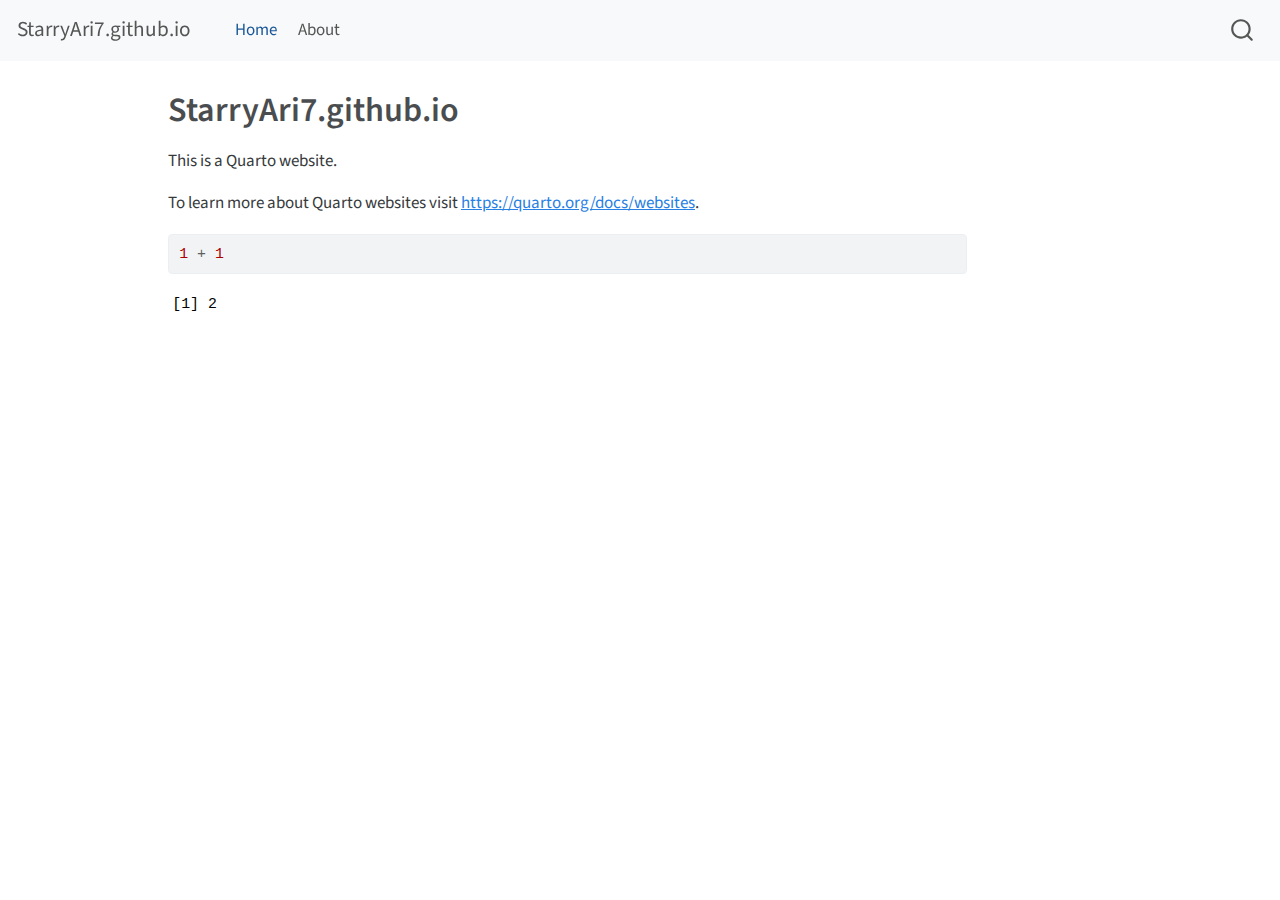
<file: _site/index.html>
<!DOCTYPE html>
<html xmlns="http://www.w3.org/1999/xhtml" lang="en" xml:lang="en"><head>

<meta charset="utf-8">
<meta name="generator" content="quarto-1.3.450">

<meta name="viewport" content="width=device-width, initial-scale=1.0, user-scalable=yes">


<title>StarryAri7.github.io</title>
<style>
code{white-space: pre-wrap;}
span.smallcaps{font-variant: small-caps;}
div.columns{display: flex; gap: min(4vw, 1.5em);}
div.column{flex: auto; overflow-x: auto;}
div.hanging-indent{margin-left: 1.5em; text-indent: -1.5em;}
ul.task-list{list-style: none;}
ul.task-list li input[type="checkbox"] {
  width: 0.8em;
  margin: 0 0.8em 0.2em -1em; /* quarto-specific, see https://github.com/quarto-dev/quarto-cli/issues/4556 */ 
  vertical-align: middle;
}
/* CSS for syntax highlighting */
pre > code.sourceCode { white-space: pre; position: relative; }
pre > code.sourceCode > span { display: inline-block; line-height: 1.25; }
pre > code.sourceCode > span:empty { height: 1.2em; }
.sourceCode { overflow: visible; }
code.sourceCode > span { color: inherit; text-decoration: inherit; }
div.sourceCode { margin: 1em 0; }
pre.sourceCode { margin: 0; }
@media screen {
div.sourceCode { overflow: auto; }
}
@media print {
pre > code.sourceCode { white-space: pre-wrap; }
pre > code.sourceCode > span { text-indent: -5em; padding-left: 5em; }
}
pre.numberSource code
  { counter-reset: source-line 0; }
pre.numberSource code > span
  { position: relative; left: -4em; counter-increment: source-line; }
pre.numberSource code > span > a:first-child::before
  { content: counter(source-line);
    position: relative; left: -1em; text-align: right; vertical-align: baseline;
    border: none; display: inline-block;
    -webkit-touch-callout: none; -webkit-user-select: none;
    -khtml-user-select: none; -moz-user-select: none;
    -ms-user-select: none; user-select: none;
    padding: 0 4px; width: 4em;
  }
pre.numberSource { margin-left: 3em;  padding-left: 4px; }
div.sourceCode
  {   }
@media screen {
pre > code.sourceCode > span > a:first-child::before { text-decoration: underline; }
}
</style>


<script src="site_libs/quarto-nav/quarto-nav.js"></script>
<script src="site_libs/quarto-nav/headroom.min.js"></script>
<script src="site_libs/clipboard/clipboard.min.js"></script>
<script src="site_libs/quarto-search/autocomplete.umd.js"></script>
<script src="site_libs/quarto-search/fuse.min.js"></script>
<script src="site_libs/quarto-search/quarto-search.js"></script>
<meta name="quarto:offset" content="./">
<script src="site_libs/quarto-html/quarto.js"></script>
<script src="site_libs/quarto-html/popper.min.js"></script>
<script src="site_libs/quarto-html/tippy.umd.min.js"></script>
<script src="site_libs/quarto-html/anchor.min.js"></script>
<link href="site_libs/quarto-html/tippy.css" rel="stylesheet">
<link href="site_libs/quarto-html/quarto-syntax-highlighting.css" rel="stylesheet" id="quarto-text-highlighting-styles">
<script src="site_libs/bootstrap/bootstrap.min.js"></script>
<link href="site_libs/bootstrap/bootstrap-icons.css" rel="stylesheet">
<link href="site_libs/bootstrap/bootstrap.min.css" rel="stylesheet" id="quarto-bootstrap" data-mode="light">
<script id="quarto-search-options" type="application/json">{
  "location": "navbar",
  "copy-button": false,
  "collapse-after": 3,
  "panel-placement": "end",
  "type": "overlay",
  "limit": 20,
  "language": {
    "search-no-results-text": "No results",
    "search-matching-documents-text": "matching documents",
    "search-copy-link-title": "Copy link to search",
    "search-hide-matches-text": "Hide additional matches",
    "search-more-match-text": "more match in this document",
    "search-more-matches-text": "more matches in this document",
    "search-clear-button-title": "Clear",
    "search-detached-cancel-button-title": "Cancel",
    "search-submit-button-title": "Submit",
    "search-label": "Search"
  }
}</script>


<link rel="stylesheet" href="styles.css">
</head>

<body class="nav-fixed">

<div id="quarto-search-results"></div>
  <header id="quarto-header" class="headroom fixed-top">
    <nav class="navbar navbar-expand-lg navbar-dark ">
      <div class="navbar-container container-fluid">
      <div class="navbar-brand-container">
    <a class="navbar-brand" href="./index.html">
    <span class="navbar-title">StarryAri7.github.io</span>
    </a>
  </div>
            <div id="quarto-search" class="" title="Search"></div>
          <button class="navbar-toggler" type="button" data-bs-toggle="collapse" data-bs-target="#navbarCollapse" aria-controls="navbarCollapse" aria-expanded="false" aria-label="Toggle navigation" onclick="if (window.quartoToggleHeadroom) { window.quartoToggleHeadroom(); }">
  <span class="navbar-toggler-icon"></span>
</button>
          <div class="collapse navbar-collapse" id="navbarCollapse">
            <ul class="navbar-nav navbar-nav-scroll me-auto">
  <li class="nav-item">
    <a class="nav-link active" href="./index.html" rel="" target="" aria-current="page">
 <span class="menu-text">Home</span></a>
  </li>  
  <li class="nav-item">
    <a class="nav-link" href="./about.html" rel="" target="">
 <span class="menu-text">About</span></a>
  </li>  
</ul>
            <div class="quarto-navbar-tools ms-auto">
</div>
          </div> <!-- /navcollapse -->
      </div> <!-- /container-fluid -->
    </nav>
</header>
<!-- content -->
<div id="quarto-content" class="quarto-container page-columns page-rows-contents page-layout-article page-navbar">
<!-- sidebar -->
<!-- margin-sidebar -->
    <div id="quarto-margin-sidebar" class="sidebar margin-sidebar">
        
    </div>
<!-- main -->
<main class="content" id="quarto-document-content">

<header id="title-block-header" class="quarto-title-block default">
<div class="quarto-title">
<h1 class="title">StarryAri7.github.io</h1>
</div>



<div class="quarto-title-meta">

    
  
    
  </div>
  

</header>

<p>This is a Quarto website.</p>
<p>To learn more about Quarto websites visit <a href="https://quarto.org/docs/websites" class="uri">https://quarto.org/docs/websites</a>.</p>
<div class="cell">
<div class="sourceCode cell-code" id="cb1"><pre class="sourceCode r code-with-copy"><code class="sourceCode r"><span id="cb1-1"><a href="#cb1-1" aria-hidden="true" tabindex="-1"></a><span class="dv">1</span> <span class="sc">+</span> <span class="dv">1</span></span></code><button title="Copy to Clipboard" class="code-copy-button"><i class="bi"></i></button></pre></div>
<div class="cell-output cell-output-stdout">
<pre><code>[1] 2</code></pre>
</div>
</div>



</main> <!-- /main -->
<script id="quarto-html-after-body" type="application/javascript">
window.document.addEventListener("DOMContentLoaded", function (event) {
  const toggleBodyColorMode = (bsSheetEl) => {
    const mode = bsSheetEl.getAttribute("data-mode");
    const bodyEl = window.document.querySelector("body");
    if (mode === "dark") {
      bodyEl.classList.add("quarto-dark");
      bodyEl.classList.remove("quarto-light");
    } else {
      bodyEl.classList.add("quarto-light");
      bodyEl.classList.remove("quarto-dark");
    }
  }
  const toggleBodyColorPrimary = () => {
    const bsSheetEl = window.document.querySelector("link#quarto-bootstrap");
    if (bsSheetEl) {
      toggleBodyColorMode(bsSheetEl);
    }
  }
  toggleBodyColorPrimary();  
  const icon = "";
  const anchorJS = new window.AnchorJS();
  anchorJS.options = {
    placement: 'right',
    icon: icon
  };
  anchorJS.add('.anchored');
  const isCodeAnnotation = (el) => {
    for (const clz of el.classList) {
      if (clz.startsWith('code-annotation-')) {                     
        return true;
      }
    }
    return false;
  }
  const clipboard = new window.ClipboardJS('.code-copy-button', {
    text: function(trigger) {
      const codeEl = trigger.previousElementSibling.cloneNode(true);
      for (const childEl of codeEl.children) {
        if (isCodeAnnotation(childEl)) {
          childEl.remove();
        }
      }
      return codeEl.innerText;
    }
  });
  clipboard.on('success', function(e) {
    // button target
    const button = e.trigger;
    // don't keep focus
    button.blur();
    // flash "checked"
    button.classList.add('code-copy-button-checked');
    var currentTitle = button.getAttribute("title");
    button.setAttribute("title", "Copied!");
    let tooltip;
    if (window.bootstrap) {
      button.setAttribute("data-bs-toggle", "tooltip");
      button.setAttribute("data-bs-placement", "left");
      button.setAttribute("data-bs-title", "Copied!");
      tooltip = new bootstrap.Tooltip(button, 
        { trigger: "manual", 
          customClass: "code-copy-button-tooltip",
          offset: [0, -8]});
      tooltip.show();    
    }
    setTimeout(function() {
      if (tooltip) {
        tooltip.hide();
        button.removeAttribute("data-bs-title");
        button.removeAttribute("data-bs-toggle");
        button.removeAttribute("data-bs-placement");
      }
      button.setAttribute("title", currentTitle);
      button.classList.remove('code-copy-button-checked');
    }, 1000);
    // clear code selection
    e.clearSelection();
  });
  function tippyHover(el, contentFn) {
    const config = {
      allowHTML: true,
      content: contentFn,
      maxWidth: 500,
      delay: 100,
      arrow: false,
      appendTo: function(el) {
          return el.parentElement;
      },
      interactive: true,
      interactiveBorder: 10,
      theme: 'quarto',
      placement: 'bottom-start'
    };
    window.tippy(el, config); 
  }
  const noterefs = window.document.querySelectorAll('a[role="doc-noteref"]');
  for (var i=0; i<noterefs.length; i++) {
    const ref = noterefs[i];
    tippyHover(ref, function() {
      // use id or data attribute instead here
      let href = ref.getAttribute('data-footnote-href') || ref.getAttribute('href');
      try { href = new URL(href).hash; } catch {}
      const id = href.replace(/^#\/?/, "");
      const note = window.document.getElementById(id);
      return note.innerHTML;
    });
  }
      let selectedAnnoteEl;
      const selectorForAnnotation = ( cell, annotation) => {
        let cellAttr = 'data-code-cell="' + cell + '"';
        let lineAttr = 'data-code-annotation="' +  annotation + '"';
        const selector = 'span[' + cellAttr + '][' + lineAttr + ']';
        return selector;
      }
      const selectCodeLines = (annoteEl) => {
        const doc = window.document;
        const targetCell = annoteEl.getAttribute("data-target-cell");
        const targetAnnotation = annoteEl.getAttribute("data-target-annotation");
        const annoteSpan = window.document.querySelector(selectorForAnnotation(targetCell, targetAnnotation));
        const lines = annoteSpan.getAttribute("data-code-lines").split(",");
        const lineIds = lines.map((line) => {
          return targetCell + "-" + line;
        })
        let top = null;
        let height = null;
        let parent = null;
        if (lineIds.length > 0) {
            //compute the position of the single el (top and bottom and make a div)
            const el = window.document.getElementById(lineIds[0]);
            top = el.offsetTop;
            height = el.offsetHeight;
            parent = el.parentElement.parentElement;
          if (lineIds.length > 1) {
            const lastEl = window.document.getElementById(lineIds[lineIds.length - 1]);
            const bottom = lastEl.offsetTop + lastEl.offsetHeight;
            height = bottom - top;
          }
          if (top !== null && height !== null && parent !== null) {
            // cook up a div (if necessary) and position it 
            let div = window.document.getElementById("code-annotation-line-highlight");
            if (div === null) {
              div = window.document.createElement("div");
              div.setAttribute("id", "code-annotation-line-highlight");
              div.style.position = 'absolute';
              parent.appendChild(div);
            }
            div.style.top = top - 2 + "px";
            div.style.height = height + 4 + "px";
            let gutterDiv = window.document.getElementById("code-annotation-line-highlight-gutter");
            if (gutterDiv === null) {
              gutterDiv = window.document.createElement("div");
              gutterDiv.setAttribute("id", "code-annotation-line-highlight-gutter");
              gutterDiv.style.position = 'absolute';
              const codeCell = window.document.getElementById(targetCell);
              const gutter = codeCell.querySelector('.code-annotation-gutter');
              gutter.appendChild(gutterDiv);
            }
            gutterDiv.style.top = top - 2 + "px";
            gutterDiv.style.height = height + 4 + "px";
          }
          selectedAnnoteEl = annoteEl;
        }
      };
      const unselectCodeLines = () => {
        const elementsIds = ["code-annotation-line-highlight", "code-annotation-line-highlight-gutter"];
        elementsIds.forEach((elId) => {
          const div = window.document.getElementById(elId);
          if (div) {
            div.remove();
          }
        });
        selectedAnnoteEl = undefined;
      };
      // Attach click handler to the DT
      const annoteDls = window.document.querySelectorAll('dt[data-target-cell]');
      for (const annoteDlNode of annoteDls) {
        annoteDlNode.addEventListener('click', (event) => {
          const clickedEl = event.target;
          if (clickedEl !== selectedAnnoteEl) {
            unselectCodeLines();
            const activeEl = window.document.querySelector('dt[data-target-cell].code-annotation-active');
            if (activeEl) {
              activeEl.classList.remove('code-annotation-active');
            }
            selectCodeLines(clickedEl);
            clickedEl.classList.add('code-annotation-active');
          } else {
            // Unselect the line
            unselectCodeLines();
            clickedEl.classList.remove('code-annotation-active');
          }
        });
      }
  const findCites = (el) => {
    const parentEl = el.parentElement;
    if (parentEl) {
      const cites = parentEl.dataset.cites;
      if (cites) {
        return {
          el,
          cites: cites.split(' ')
        };
      } else {
        return findCites(el.parentElement)
      }
    } else {
      return undefined;
    }
  };
  var bibliorefs = window.document.querySelectorAll('a[role="doc-biblioref"]');
  for (var i=0; i<bibliorefs.length; i++) {
    const ref = bibliorefs[i];
    const citeInfo = findCites(ref);
    if (citeInfo) {
      tippyHover(citeInfo.el, function() {
        var popup = window.document.createElement('div');
        citeInfo.cites.forEach(function(cite) {
          var citeDiv = window.document.createElement('div');
          citeDiv.classList.add('hanging-indent');
          citeDiv.classList.add('csl-entry');
          var biblioDiv = window.document.getElementById('ref-' + cite);
          if (biblioDiv) {
            citeDiv.innerHTML = biblioDiv.innerHTML;
          }
          popup.appendChild(citeDiv);
        });
        return popup.innerHTML;
      });
    }
  }
});
</script>
</div> <!-- /content -->



</body></html>
</file>
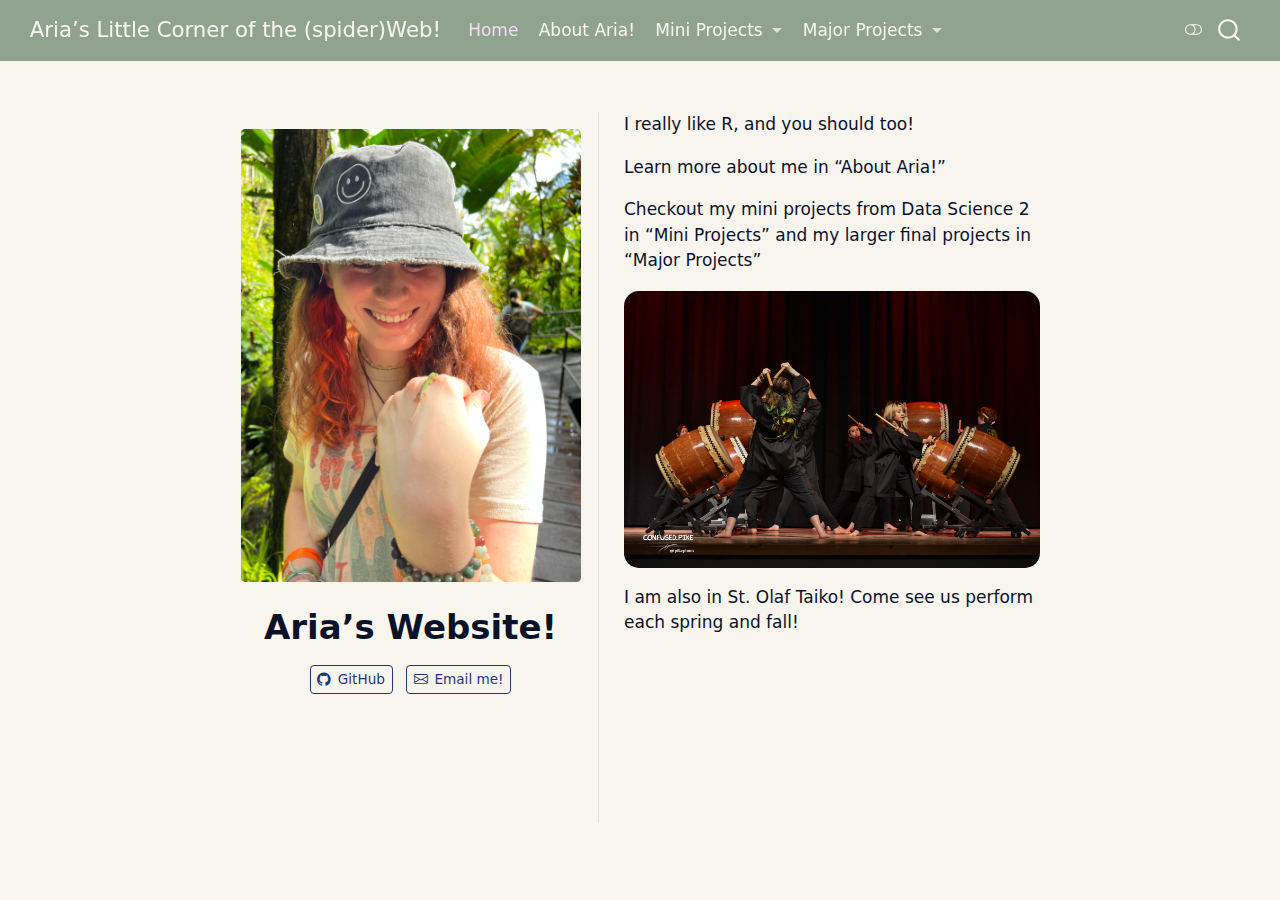
<file: docs/index.html>
<!DOCTYPE html>
<html xmlns="http://www.w3.org/1999/xhtml" lang="en" xml:lang="en"><head>

<meta charset="utf-8">
<meta name="generator" content="quarto-1.7.32">

<meta name="viewport" content="width=device-width, initial-scale=1.0, user-scalable=yes">


<title>Aria’s Website! – Aria's Little Corner of the (spider)Web!</title>
<style>
code{white-space: pre-wrap;}
span.smallcaps{font-variant: small-caps;}
div.columns{display: flex; gap: min(4vw, 1.5em);}
div.column{flex: auto; overflow-x: auto;}
div.hanging-indent{margin-left: 1.5em; text-indent: -1.5em;}
ul.task-list{list-style: none;}
ul.task-list li input[type="checkbox"] {
  width: 0.8em;
  margin: 0 0.8em 0.2em -1em; /* quarto-specific, see https://github.com/quarto-dev/quarto-cli/issues/4556 */ 
  vertical-align: middle;
}
</style>


<script src="site_libs/quarto-nav/quarto-nav.js"></script>
<script src="site_libs/quarto-nav/headroom.min.js"></script>
<script src="site_libs/clipboard/clipboard.min.js"></script>
<script src="site_libs/quarto-search/autocomplete.umd.js"></script>
<script src="site_libs/quarto-search/fuse.min.js"></script>
<script src="site_libs/quarto-search/quarto-search.js"></script>
<meta name="quarto:offset" content="./">
<script src="site_libs/quarto-html/quarto.js" type="module"></script>
<script src="site_libs/quarto-html/tabsets/tabsets.js" type="module"></script>
<script src="site_libs/quarto-html/popper.min.js"></script>
<script src="site_libs/quarto-html/tippy.umd.min.js"></script>
<link href="site_libs/quarto-html/tippy.css" rel="stylesheet">
<link href="site_libs/quarto-html/quarto-syntax-highlighting-37eea08aefeeee20ff55810ff984fec1.css" rel="stylesheet" class="quarto-color-scheme" id="quarto-text-highlighting-styles">
<link href="site_libs/quarto-html/quarto-syntax-highlighting-dark-2fef5ea3f8957b3e4ecc936fc74692ca.css" rel="stylesheet" class="quarto-color-scheme quarto-color-alternate" id="quarto-text-highlighting-styles">
<link href="site_libs/quarto-html/quarto-syntax-highlighting-37eea08aefeeee20ff55810ff984fec1.css" rel="stylesheet" class="quarto-color-scheme-extra" id="quarto-text-highlighting-styles">
<script src="site_libs/bootstrap/bootstrap.min.js"></script>
<link href="site_libs/bootstrap/bootstrap-icons.css" rel="stylesheet">
<link href="site_libs/bootstrap/bootstrap-ff4d0ca98df21b6b1fac48cd1bf76fe5.min.css" rel="stylesheet" append-hash="true" class="quarto-color-scheme" id="quarto-bootstrap" data-mode="light">
<link href="site_libs/bootstrap/bootstrap-dark-ccd81253fefb92e9cd3f9eb5b5d87b54.min.css" rel="stylesheet" append-hash="true" class="quarto-color-scheme quarto-color-alternate" id="quarto-bootstrap" data-mode="dark">
<link href="site_libs/bootstrap/bootstrap-ff4d0ca98df21b6b1fac48cd1bf76fe5.min.css" rel="stylesheet" append-hash="true" class="quarto-color-scheme-extra" id="quarto-bootstrap" data-mode="light">
<script id="quarto-search-options" type="application/json">{
  "location": "navbar",
  "copy-button": false,
  "collapse-after": 3,
  "panel-placement": "end",
  "type": "overlay",
  "limit": 50,
  "keyboard-shortcut": [
    "f",
    "/",
    "s"
  ],
  "show-item-context": false,
  "language": {
    "search-no-results-text": "No results",
    "search-matching-documents-text": "matching documents",
    "search-copy-link-title": "Copy link to search",
    "search-hide-matches-text": "Hide additional matches",
    "search-more-match-text": "more match in this document",
    "search-more-matches-text": "more matches in this document",
    "search-clear-button-title": "Clear",
    "search-text-placeholder": "",
    "search-detached-cancel-button-title": "Cancel",
    "search-submit-button-title": "Submit",
    "search-label": "Search"
  }
}</script>


<link rel="stylesheet" href="styles.css">
</head>

<body class="nav-fixed fullcontent quarto-light"><script id="quarto-html-before-body" type="application/javascript">
    const toggleBodyColorMode = (bsSheetEl) => {
      const mode = bsSheetEl.getAttribute("data-mode");
      const bodyEl = window.document.querySelector("body");
      if (mode === "dark") {
        bodyEl.classList.add("quarto-dark");
        bodyEl.classList.remove("quarto-light");
      } else {
        bodyEl.classList.add("quarto-light");
        bodyEl.classList.remove("quarto-dark");
      }
    }
    const toggleBodyColorPrimary = () => {
      const bsSheetEl = window.document.querySelector("link#quarto-bootstrap:not([rel=disabled-stylesheet])");
      if (bsSheetEl) {
        toggleBodyColorMode(bsSheetEl);
      }
    }
    const setColorSchemeToggle = (alternate) => {
      const toggles = window.document.querySelectorAll('.quarto-color-scheme-toggle');
      for (let i=0; i < toggles.length; i++) {
        const toggle = toggles[i];
        if (toggle) {
          if (alternate) {
            toggle.classList.add("alternate");
          } else {
            toggle.classList.remove("alternate");
          }
        }
      }
    };
    const toggleColorMode = (alternate) => {
      // Switch the stylesheets
      const primaryStylesheets = window.document.querySelectorAll('link.quarto-color-scheme:not(.quarto-color-alternate)');
      const alternateStylesheets = window.document.querySelectorAll('link.quarto-color-scheme.quarto-color-alternate');
      manageTransitions('#quarto-margin-sidebar .nav-link', false);
      if (alternate) {
        // note: dark is layered on light, we don't disable primary!
        enableStylesheet(alternateStylesheets);
        for (const sheetNode of alternateStylesheets) {
          if (sheetNode.id === "quarto-bootstrap") {
            toggleBodyColorMode(sheetNode);
          }
        }
      } else {
        disableStylesheet(alternateStylesheets);
        enableStylesheet(primaryStylesheets)
        toggleBodyColorPrimary();
      }
      manageTransitions('#quarto-margin-sidebar .nav-link', true);
      // Switch the toggles
      setColorSchemeToggle(alternate)
      // Hack to workaround the fact that safari doesn't
      // properly recolor the scrollbar when toggling (#1455)
      if (navigator.userAgent.indexOf('Safari') > 0 && navigator.userAgent.indexOf('Chrome') == -1) {
        manageTransitions("body", false);
        window.scrollTo(0, 1);
        setTimeout(() => {
          window.scrollTo(0, 0);
          manageTransitions("body", true);
        }, 40);
      }
    }
    const disableStylesheet = (stylesheets) => {
      for (let i=0; i < stylesheets.length; i++) {
        const stylesheet = stylesheets[i];
        stylesheet.rel = 'disabled-stylesheet';
      }
    }
    const enableStylesheet = (stylesheets) => {
      for (let i=0; i < stylesheets.length; i++) {
        const stylesheet = stylesheets[i];
        if(stylesheet.rel !== 'stylesheet') { // for Chrome, which will still FOUC without this check
          stylesheet.rel = 'stylesheet';
        }
      }
    }
    const manageTransitions = (selector, allowTransitions) => {
      const els = window.document.querySelectorAll(selector);
      for (let i=0; i < els.length; i++) {
        const el = els[i];
        if (allowTransitions) {
          el.classList.remove('notransition');
        } else {
          el.classList.add('notransition');
        }
      }
    }
    const isFileUrl = () => {
      return window.location.protocol === 'file:';
    }
    const hasAlternateSentinel = () => {
      let styleSentinel = getColorSchemeSentinel();
      if (styleSentinel !== null) {
        return styleSentinel === "alternate";
      } else {
        return false;
      }
    }
    const setStyleSentinel = (alternate) => {
      const value = alternate ? "alternate" : "default";
      if (!isFileUrl()) {
        window.localStorage.setItem("quarto-color-scheme", value);
      } else {
        localAlternateSentinel = value;
      }
    }
    const getColorSchemeSentinel = () => {
      if (!isFileUrl()) {
        const storageValue = window.localStorage.getItem("quarto-color-scheme");
        return storageValue != null ? storageValue : localAlternateSentinel;
      } else {
        return localAlternateSentinel;
      }
    }
    const toggleGiscusIfUsed = (isAlternate, darkModeDefault) => {
      const baseTheme = document.querySelector('#giscus-base-theme')?.value ?? 'light';
      const alternateTheme = document.querySelector('#giscus-alt-theme')?.value ?? 'dark';
      let newTheme = '';
      if(authorPrefersDark) {
        newTheme = isAlternate ? baseTheme : alternateTheme;
      } else {
        newTheme = isAlternate ? alternateTheme : baseTheme;
      }
      const changeGiscusTheme = () => {
        // From: https://github.com/giscus/giscus/issues/336
        const sendMessage = (message) => {
          const iframe = document.querySelector('iframe.giscus-frame');
          if (!iframe) return;
          iframe.contentWindow.postMessage({ giscus: message }, 'https://giscus.app');
        }
        sendMessage({
          setConfig: {
            theme: newTheme
          }
        });
      }
      const isGiscussLoaded = window.document.querySelector('iframe.giscus-frame') !== null;
      if (isGiscussLoaded) {
        changeGiscusTheme();
      }
    };
    const authorPrefersDark = false;
    const darkModeDefault = authorPrefersDark;
      document.querySelector('link#quarto-text-highlighting-styles.quarto-color-scheme-extra').rel = 'disabled-stylesheet';
      document.querySelector('link#quarto-bootstrap.quarto-color-scheme-extra').rel = 'disabled-stylesheet';
    let localAlternateSentinel = darkModeDefault ? 'alternate' : 'default';
    // Dark / light mode switch
    window.quartoToggleColorScheme = () => {
      // Read the current dark / light value
      let toAlternate = !hasAlternateSentinel();
      toggleColorMode(toAlternate);
      setStyleSentinel(toAlternate);
      toggleGiscusIfUsed(toAlternate, darkModeDefault);
      window.dispatchEvent(new Event('resize'));
    };
    // Switch to dark mode if need be
    if (hasAlternateSentinel()) {
      toggleColorMode(true);
    } else {
      toggleColorMode(false);
    }
  </script>

<div id="quarto-search-results"></div>
  <header id="quarto-header" class="headroom fixed-top">
    <nav class="navbar navbar-expand-lg " data-bs-theme="dark">
      <div class="navbar-container container-fluid">
      <div class="navbar-brand-container mx-auto">
    <a class="navbar-brand" href="./index.html">
    <span class="navbar-title">Aria’s Little Corner of the (spider)Web!</span>
    </a>
  </div>
            <div id="quarto-search" class="" title="Search"></div>
          <button class="navbar-toggler" type="button" data-bs-toggle="collapse" data-bs-target="#navbarCollapse" aria-controls="navbarCollapse" role="menu" aria-expanded="false" aria-label="Toggle navigation" onclick="if (window.quartoToggleHeadroom) { window.quartoToggleHeadroom(); }">
  <span class="navbar-toggler-icon"></span>
</button>
          <div class="collapse navbar-collapse" id="navbarCollapse">
            <ul class="navbar-nav navbar-nav-scroll me-auto">
  <li class="nav-item">
    <a class="nav-link active" href="./index.html" aria-current="page"> 
<span class="menu-text">Home</span></a>
  </li>  
  <li class="nav-item">
    <a class="nav-link" href="./about.html"> 
<span class="menu-text">About Aria!</span></a>
  </li>  
  <li class="nav-item dropdown ">
    <a class="nav-link dropdown-toggle" href="#" id="nav-menu-mini-projects" role="link" data-bs-toggle="dropdown" aria-expanded="false">
 <span class="menu-text">Mini Projects</span>
    </a>
    <ul class="dropdown-menu" aria-labelledby="nav-menu-mini-projects">    
        <li>
    <a class="dropdown-item" href="./MiniMapProject.html">
 <span class="dropdown-text">Mini Project #1</span></a>
  </li>  
        <li>
    <a class="dropdown-item" href="./MP2.html">
 <span class="dropdown-text">Mini Project #2</span></a>
  </li>  
        <li>
    <a class="dropdown-item" href="./MiniTextProject.html">
 <span class="dropdown-text">Mini Project #4</span></a>
  </li>  
        <li>
    <a class="dropdown-item" href="./shiny.html">
 <span class="dropdown-text">shiny app??</span></a>
  </li>  
    </ul>
  </li>
  <li class="nav-item dropdown ">
    <a class="nav-link dropdown-toggle" href="#" id="nav-menu-major-projects" role="link" data-bs-toggle="dropdown" aria-expanded="false">
 <span class="menu-text">Major Projects</span>
    </a>
    <ul class="dropdown-menu" aria-labelledby="nav-menu-major-projects">    
        <li>
    <a class="dropdown-item" href="./Goshawks_Pres.html">
 <span class="dropdown-text">Spatial Analysis of Goshawks</span></a>
  </li>  
        <li>
    <a class="dropdown-item" href="./salmon_tummys.html">
 <span class="dropdown-text">Analysis of Salmon Stomach Contents</span></a>
  </li>  
    </ul>
  </li>
</ul>
          </div> <!-- /navcollapse -->
            <div class="quarto-navbar-tools">
  <a href="" class="quarto-color-scheme-toggle quarto-navigation-tool  px-1" onclick="window.quartoToggleColorScheme(); return false;" title="Toggle dark mode"><i class="bi"></i></a>
</div>
      </div> <!-- /container-fluid -->
    </nav>
</header>
<!-- content -->
<div id="quarto-content" class="quarto-container page-columns page-rows-contents page-layout-article page-navbar">
<!-- sidebar -->
<!-- margin-sidebar -->
    
<!-- main -->
<div class="quarto-about-trestles">
  <div class="about-entity">
    <img src="media/me2.jpeg" class="about-image
  rounded " style="width: 20em;">
<header id="title-block-header" class="quarto-title-block default">
<div class="quarto-title">
<h1 class="title">Aria’s Website!</h1>
</div>
<div class="quarto-title-meta">
  </div>
</header>
    <div class="about-links">
  <a href="https://github.com/StarryAri7" class="about-link" rel="" target="_blank">
    <i class="bi bi-github"></i>
     <span class="about-link-text">GitHub</span>
  </a>
  <a href="mailto:whalen4@stolaf.edu" class="about-link" rel="" target="_blank">
    <i class="bi bi-envelope"></i>
     <span class="about-link-text">Email me!</span>
  </a>
</div>
  </div>
  <div class="about-contents"><main class="content" id="quarto-document-content">

<p>I really like R, and you should too!</p>
<p>Learn more about me in “About Aria!”</p>
<p>Checkout my mini projects from Data Science 2 in “Mini Projects” and my larger final projects in “Major Projects”</p>
<p><img src="media/taiko.JPG" class="rounded-img img-fluid"></p>
<p>I am also in St.&nbsp;Olaf Taiko! Come see us perform each spring and fall!</p>


</main></div>
</div>
 <!-- /main -->
<script id="quarto-html-after-body" type="application/javascript">
  window.document.addEventListener("DOMContentLoaded", function (event) {
    // Ensure there is a toggle, if there isn't float one in the top right
    if (window.document.querySelector('.quarto-color-scheme-toggle') === null) {
      const a = window.document.createElement('a');
      a.classList.add('top-right');
      a.classList.add('quarto-color-scheme-toggle');
      a.href = "";
      a.onclick = function() { try { window.quartoToggleColorScheme(); } catch {} return false; };
      const i = window.document.createElement("i");
      i.classList.add('bi');
      a.appendChild(i);
      window.document.body.appendChild(a);
    }
    setColorSchemeToggle(hasAlternateSentinel())
    const isCodeAnnotation = (el) => {
      for (const clz of el.classList) {
        if (clz.startsWith('code-annotation-')) {                     
          return true;
        }
      }
      return false;
    }
    const onCopySuccess = function(e) {
      // button target
      const button = e.trigger;
      // don't keep focus
      button.blur();
      // flash "checked"
      button.classList.add('code-copy-button-checked');
      var currentTitle = button.getAttribute("title");
      button.setAttribute("title", "Copied!");
      let tooltip;
      if (window.bootstrap) {
        button.setAttribute("data-bs-toggle", "tooltip");
        button.setAttribute("data-bs-placement", "left");
        button.setAttribute("data-bs-title", "Copied!");
        tooltip = new bootstrap.Tooltip(button, 
          { trigger: "manual", 
            customClass: "code-copy-button-tooltip",
            offset: [0, -8]});
        tooltip.show();    
      }
      setTimeout(function() {
        if (tooltip) {
          tooltip.hide();
          button.removeAttribute("data-bs-title");
          button.removeAttribute("data-bs-toggle");
          button.removeAttribute("data-bs-placement");
        }
        button.setAttribute("title", currentTitle);
        button.classList.remove('code-copy-button-checked');
      }, 1000);
      // clear code selection
      e.clearSelection();
    }
    const getTextToCopy = function(trigger) {
        const codeEl = trigger.previousElementSibling.cloneNode(true);
        for (const childEl of codeEl.children) {
          if (isCodeAnnotation(childEl)) {
            childEl.remove();
          }
        }
        return codeEl.innerText;
    }
    const clipboard = new window.ClipboardJS('.code-copy-button:not([data-in-quarto-modal])', {
      text: getTextToCopy
    });
    clipboard.on('success', onCopySuccess);
    if (window.document.getElementById('quarto-embedded-source-code-modal')) {
      const clipboardModal = new window.ClipboardJS('.code-copy-button[data-in-quarto-modal]', {
        text: getTextToCopy,
        container: window.document.getElementById('quarto-embedded-source-code-modal')
      });
      clipboardModal.on('success', onCopySuccess);
    }
      var localhostRegex = new RegExp(/^(?:http|https):\/\/localhost\:?[0-9]*\//);
      var mailtoRegex = new RegExp(/^mailto:/);
        var filterRegex = new RegExp('/' + window.location.host + '/');
      var isInternal = (href) => {
          return filterRegex.test(href) || localhostRegex.test(href) || mailtoRegex.test(href);
      }
      // Inspect non-navigation links and adorn them if external
     var links = window.document.querySelectorAll('a[href]:not(.nav-link):not(.navbar-brand):not(.toc-action):not(.sidebar-link):not(.sidebar-item-toggle):not(.pagination-link):not(.no-external):not([aria-hidden]):not(.dropdown-item):not(.quarto-navigation-tool):not(.about-link)');
      for (var i=0; i<links.length; i++) {
        const link = links[i];
        if (!isInternal(link.href)) {
          // undo the damage that might have been done by quarto-nav.js in the case of
          // links that we want to consider external
          if (link.dataset.originalHref !== undefined) {
            link.href = link.dataset.originalHref;
          }
        }
      }
    function tippyHover(el, contentFn, onTriggerFn, onUntriggerFn) {
      const config = {
        allowHTML: true,
        maxWidth: 500,
        delay: 100,
        arrow: false,
        appendTo: function(el) {
            return el.parentElement;
        },
        interactive: true,
        interactiveBorder: 10,
        theme: 'quarto',
        placement: 'bottom-start',
      };
      if (contentFn) {
        config.content = contentFn;
      }
      if (onTriggerFn) {
        config.onTrigger = onTriggerFn;
      }
      if (onUntriggerFn) {
        config.onUntrigger = onUntriggerFn;
      }
      window.tippy(el, config); 
    }
    const noterefs = window.document.querySelectorAll('a[role="doc-noteref"]');
    for (var i=0; i<noterefs.length; i++) {
      const ref = noterefs[i];
      tippyHover(ref, function() {
        // use id or data attribute instead here
        let href = ref.getAttribute('data-footnote-href') || ref.getAttribute('href');
        try { href = new URL(href).hash; } catch {}
        const id = href.replace(/^#\/?/, "");
        const note = window.document.getElementById(id);
        if (note) {
          return note.innerHTML;
        } else {
          return "";
        }
      });
    }
    const xrefs = window.document.querySelectorAll('a.quarto-xref');
    const processXRef = (id, note) => {
      // Strip column container classes
      const stripColumnClz = (el) => {
        el.classList.remove("page-full", "page-columns");
        if (el.children) {
          for (const child of el.children) {
            stripColumnClz(child);
          }
        }
      }
      stripColumnClz(note)
      if (id === null || id.startsWith('sec-')) {
        // Special case sections, only their first couple elements
        const container = document.createElement("div");
        if (note.children && note.children.length > 2) {
          container.appendChild(note.children[0].cloneNode(true));
          for (let i = 1; i < note.children.length; i++) {
            const child = note.children[i];
            if (child.tagName === "P" && child.innerText === "") {
              continue;
            } else {
              container.appendChild(child.cloneNode(true));
              break;
            }
          }
          if (window.Quarto?.typesetMath) {
            window.Quarto.typesetMath(container);
          }
          return container.innerHTML
        } else {
          if (window.Quarto?.typesetMath) {
            window.Quarto.typesetMath(note);
          }
          return note.innerHTML;
        }
      } else {
        // Remove any anchor links if they are present
        const anchorLink = note.querySelector('a.anchorjs-link');
        if (anchorLink) {
          anchorLink.remove();
        }
        if (window.Quarto?.typesetMath) {
          window.Quarto.typesetMath(note);
        }
        if (note.classList.contains("callout")) {
          return note.outerHTML;
        } else {
          return note.innerHTML;
        }
      }
    }
    for (var i=0; i<xrefs.length; i++) {
      const xref = xrefs[i];
      tippyHover(xref, undefined, function(instance) {
        instance.disable();
        let url = xref.getAttribute('href');
        let hash = undefined; 
        if (url.startsWith('#')) {
          hash = url;
        } else {
          try { hash = new URL(url).hash; } catch {}
        }
        if (hash) {
          const id = hash.replace(/^#\/?/, "");
          const note = window.document.getElementById(id);
          if (note !== null) {
            try {
              const html = processXRef(id, note.cloneNode(true));
              instance.setContent(html);
            } finally {
              instance.enable();
              instance.show();
            }
          } else {
            // See if we can fetch this
            fetch(url.split('#')[0])
            .then(res => res.text())
            .then(html => {
              const parser = new DOMParser();
              const htmlDoc = parser.parseFromString(html, "text/html");
              const note = htmlDoc.getElementById(id);
              if (note !== null) {
                const html = processXRef(id, note);
                instance.setContent(html);
              } 
            }).finally(() => {
              instance.enable();
              instance.show();
            });
          }
        } else {
          // See if we can fetch a full url (with no hash to target)
          // This is a special case and we should probably do some content thinning / targeting
          fetch(url)
          .then(res => res.text())
          .then(html => {
            const parser = new DOMParser();
            const htmlDoc = parser.parseFromString(html, "text/html");
            const note = htmlDoc.querySelector('main.content');
            if (note !== null) {
              // This should only happen for chapter cross references
              // (since there is no id in the URL)
              // remove the first header
              if (note.children.length > 0 && note.children[0].tagName === "HEADER") {
                note.children[0].remove();
              }
              const html = processXRef(null, note);
              instance.setContent(html);
            } 
          }).finally(() => {
            instance.enable();
            instance.show();
          });
        }
      }, function(instance) {
      });
    }
        let selectedAnnoteEl;
        const selectorForAnnotation = ( cell, annotation) => {
          let cellAttr = 'data-code-cell="' + cell + '"';
          let lineAttr = 'data-code-annotation="' +  annotation + '"';
          const selector = 'span[' + cellAttr + '][' + lineAttr + ']';
          return selector;
        }
        const selectCodeLines = (annoteEl) => {
          const doc = window.document;
          const targetCell = annoteEl.getAttribute("data-target-cell");
          const targetAnnotation = annoteEl.getAttribute("data-target-annotation");
          const annoteSpan = window.document.querySelector(selectorForAnnotation(targetCell, targetAnnotation));
          const lines = annoteSpan.getAttribute("data-code-lines").split(",");
          const lineIds = lines.map((line) => {
            return targetCell + "-" + line;
          })
          let top = null;
          let height = null;
          let parent = null;
          if (lineIds.length > 0) {
              //compute the position of the single el (top and bottom and make a div)
              const el = window.document.getElementById(lineIds[0]);
              top = el.offsetTop;
              height = el.offsetHeight;
              parent = el.parentElement.parentElement;
            if (lineIds.length > 1) {
              const lastEl = window.document.getElementById(lineIds[lineIds.length - 1]);
              const bottom = lastEl.offsetTop + lastEl.offsetHeight;
              height = bottom - top;
            }
            if (top !== null && height !== null && parent !== null) {
              // cook up a div (if necessary) and position it 
              let div = window.document.getElementById("code-annotation-line-highlight");
              if (div === null) {
                div = window.document.createElement("div");
                div.setAttribute("id", "code-annotation-line-highlight");
                div.style.position = 'absolute';
                parent.appendChild(div);
              }
              div.style.top = top - 2 + "px";
              div.style.height = height + 4 + "px";
              div.style.left = 0;
              let gutterDiv = window.document.getElementById("code-annotation-line-highlight-gutter");
              if (gutterDiv === null) {
                gutterDiv = window.document.createElement("div");
                gutterDiv.setAttribute("id", "code-annotation-line-highlight-gutter");
                gutterDiv.style.position = 'absolute';
                const codeCell = window.document.getElementById(targetCell);
                const gutter = codeCell.querySelector('.code-annotation-gutter');
                gutter.appendChild(gutterDiv);
              }
              gutterDiv.style.top = top - 2 + "px";
              gutterDiv.style.height = height + 4 + "px";
            }
            selectedAnnoteEl = annoteEl;
          }
        };
        const unselectCodeLines = () => {
          const elementsIds = ["code-annotation-line-highlight", "code-annotation-line-highlight-gutter"];
          elementsIds.forEach((elId) => {
            const div = window.document.getElementById(elId);
            if (div) {
              div.remove();
            }
          });
          selectedAnnoteEl = undefined;
        };
          // Handle positioning of the toggle
      window.addEventListener(
        "resize",
        throttle(() => {
          elRect = undefined;
          if (selectedAnnoteEl) {
            selectCodeLines(selectedAnnoteEl);
          }
        }, 10)
      );
      function throttle(fn, ms) {
      let throttle = false;
      let timer;
        return (...args) => {
          if(!throttle) { // first call gets through
              fn.apply(this, args);
              throttle = true;
          } else { // all the others get throttled
              if(timer) clearTimeout(timer); // cancel #2
              timer = setTimeout(() => {
                fn.apply(this, args);
                timer = throttle = false;
              }, ms);
          }
        };
      }
        // Attach click handler to the DT
        const annoteDls = window.document.querySelectorAll('dt[data-target-cell]');
        for (const annoteDlNode of annoteDls) {
          annoteDlNode.addEventListener('click', (event) => {
            const clickedEl = event.target;
            if (clickedEl !== selectedAnnoteEl) {
              unselectCodeLines();
              const activeEl = window.document.querySelector('dt[data-target-cell].code-annotation-active');
              if (activeEl) {
                activeEl.classList.remove('code-annotation-active');
              }
              selectCodeLines(clickedEl);
              clickedEl.classList.add('code-annotation-active');
            } else {
              // Unselect the line
              unselectCodeLines();
              clickedEl.classList.remove('code-annotation-active');
            }
          });
        }
    const findCites = (el) => {
      const parentEl = el.parentElement;
      if (parentEl) {
        const cites = parentEl.dataset.cites;
        if (cites) {
          return {
            el,
            cites: cites.split(' ')
          };
        } else {
          return findCites(el.parentElement)
        }
      } else {
        return undefined;
      }
    };
    var bibliorefs = window.document.querySelectorAll('a[role="doc-biblioref"]');
    for (var i=0; i<bibliorefs.length; i++) {
      const ref = bibliorefs[i];
      const citeInfo = findCites(ref);
      if (citeInfo) {
        tippyHover(citeInfo.el, function() {
          var popup = window.document.createElement('div');
          citeInfo.cites.forEach(function(cite) {
            var citeDiv = window.document.createElement('div');
            citeDiv.classList.add('hanging-indent');
            citeDiv.classList.add('csl-entry');
            var biblioDiv = window.document.getElementById('ref-' + cite);
            if (biblioDiv) {
              citeDiv.innerHTML = biblioDiv.innerHTML;
            }
            popup.appendChild(citeDiv);
          });
          return popup.innerHTML;
        });
      }
    }
  });
  </script>
</div> <!-- /content -->




</body></html>
</file>
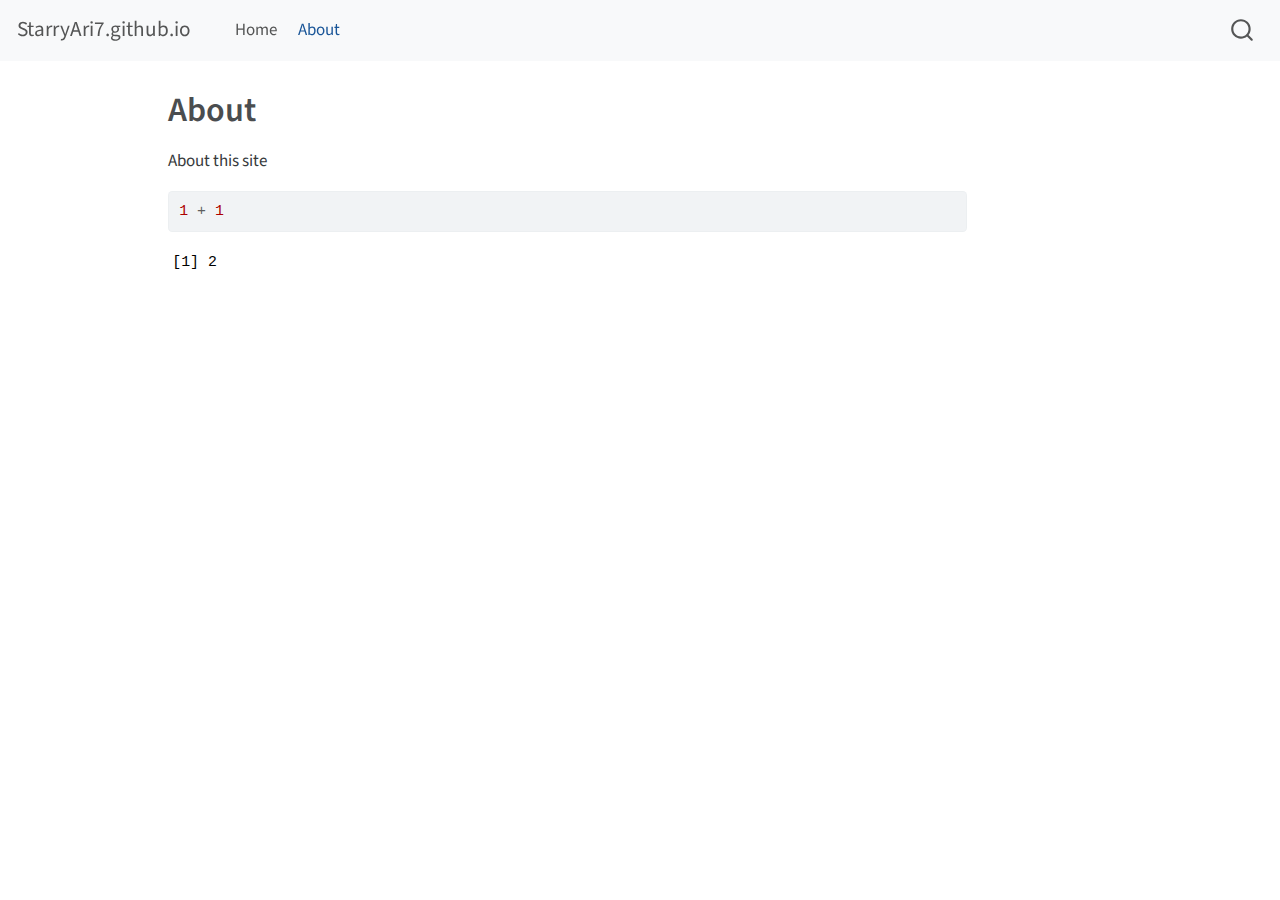
<file: _site/about.html>
<!DOCTYPE html>
<html xmlns="http://www.w3.org/1999/xhtml" lang="en" xml:lang="en"><head>

<meta charset="utf-8">
<meta name="generator" content="quarto-1.3.450">

<meta name="viewport" content="width=device-width, initial-scale=1.0, user-scalable=yes">


<title>StarryAri7.github.io - About</title>
<style>
code{white-space: pre-wrap;}
span.smallcaps{font-variant: small-caps;}
div.columns{display: flex; gap: min(4vw, 1.5em);}
div.column{flex: auto; overflow-x: auto;}
div.hanging-indent{margin-left: 1.5em; text-indent: -1.5em;}
ul.task-list{list-style: none;}
ul.task-list li input[type="checkbox"] {
  width: 0.8em;
  margin: 0 0.8em 0.2em -1em; /* quarto-specific, see https://github.com/quarto-dev/quarto-cli/issues/4556 */ 
  vertical-align: middle;
}
/* CSS for syntax highlighting */
pre > code.sourceCode { white-space: pre; position: relative; }
pre > code.sourceCode > span { display: inline-block; line-height: 1.25; }
pre > code.sourceCode > span:empty { height: 1.2em; }
.sourceCode { overflow: visible; }
code.sourceCode > span { color: inherit; text-decoration: inherit; }
div.sourceCode { margin: 1em 0; }
pre.sourceCode { margin: 0; }
@media screen {
div.sourceCode { overflow: auto; }
}
@media print {
pre > code.sourceCode { white-space: pre-wrap; }
pre > code.sourceCode > span { text-indent: -5em; padding-left: 5em; }
}
pre.numberSource code
  { counter-reset: source-line 0; }
pre.numberSource code > span
  { position: relative; left: -4em; counter-increment: source-line; }
pre.numberSource code > span > a:first-child::before
  { content: counter(source-line);
    position: relative; left: -1em; text-align: right; vertical-align: baseline;
    border: none; display: inline-block;
    -webkit-touch-callout: none; -webkit-user-select: none;
    -khtml-user-select: none; -moz-user-select: none;
    -ms-user-select: none; user-select: none;
    padding: 0 4px; width: 4em;
  }
pre.numberSource { margin-left: 3em;  padding-left: 4px; }
div.sourceCode
  {   }
@media screen {
pre > code.sourceCode > span > a:first-child::before { text-decoration: underline; }
}
</style>


<script src="site_libs/quarto-nav/quarto-nav.js"></script>
<script src="site_libs/quarto-nav/headroom.min.js"></script>
<script src="site_libs/clipboard/clipboard.min.js"></script>
<script src="site_libs/quarto-search/autocomplete.umd.js"></script>
<script src="site_libs/quarto-search/fuse.min.js"></script>
<script src="site_libs/quarto-search/quarto-search.js"></script>
<meta name="quarto:offset" content="./">
<script src="site_libs/quarto-html/quarto.js"></script>
<script src="site_libs/quarto-html/popper.min.js"></script>
<script src="site_libs/quarto-html/tippy.umd.min.js"></script>
<script src="site_libs/quarto-html/anchor.min.js"></script>
<link href="site_libs/quarto-html/tippy.css" rel="stylesheet">
<link href="site_libs/quarto-html/quarto-syntax-highlighting.css" rel="stylesheet" id="quarto-text-highlighting-styles">
<script src="site_libs/bootstrap/bootstrap.min.js"></script>
<link href="site_libs/bootstrap/bootstrap-icons.css" rel="stylesheet">
<link href="site_libs/bootstrap/bootstrap.min.css" rel="stylesheet" id="quarto-bootstrap" data-mode="light">
<script id="quarto-search-options" type="application/json">{
  "location": "navbar",
  "copy-button": false,
  "collapse-after": 3,
  "panel-placement": "end",
  "type": "overlay",
  "limit": 20,
  "language": {
    "search-no-results-text": "No results",
    "search-matching-documents-text": "matching documents",
    "search-copy-link-title": "Copy link to search",
    "search-hide-matches-text": "Hide additional matches",
    "search-more-match-text": "more match in this document",
    "search-more-matches-text": "more matches in this document",
    "search-clear-button-title": "Clear",
    "search-detached-cancel-button-title": "Cancel",
    "search-submit-button-title": "Submit",
    "search-label": "Search"
  }
}</script>


<link rel="stylesheet" href="styles.css">
</head>

<body class="nav-fixed">

<div id="quarto-search-results"></div>
  <header id="quarto-header" class="headroom fixed-top">
    <nav class="navbar navbar-expand-lg navbar-dark ">
      <div class="navbar-container container-fluid">
      <div class="navbar-brand-container">
    <a class="navbar-brand" href="./index.html">
    <span class="navbar-title">StarryAri7.github.io</span>
    </a>
  </div>
            <div id="quarto-search" class="" title="Search"></div>
          <button class="navbar-toggler" type="button" data-bs-toggle="collapse" data-bs-target="#navbarCollapse" aria-controls="navbarCollapse" aria-expanded="false" aria-label="Toggle navigation" onclick="if (window.quartoToggleHeadroom) { window.quartoToggleHeadroom(); }">
  <span class="navbar-toggler-icon"></span>
</button>
          <div class="collapse navbar-collapse" id="navbarCollapse">
            <ul class="navbar-nav navbar-nav-scroll me-auto">
  <li class="nav-item">
    <a class="nav-link" href="./index.html" rel="" target="">
 <span class="menu-text">Home</span></a>
  </li>  
  <li class="nav-item">
    <a class="nav-link active" href="./about.html" rel="" target="" aria-current="page">
 <span class="menu-text">About</span></a>
  </li>  
</ul>
            <div class="quarto-navbar-tools ms-auto">
</div>
          </div> <!-- /navcollapse -->
      </div> <!-- /container-fluid -->
    </nav>
</header>
<!-- content -->
<div id="quarto-content" class="quarto-container page-columns page-rows-contents page-layout-article page-navbar">
<!-- sidebar -->
<!-- margin-sidebar -->
    <div id="quarto-margin-sidebar" class="sidebar margin-sidebar">
        
    </div>
<!-- main -->
<main class="content" id="quarto-document-content">

<header id="title-block-header" class="quarto-title-block default">
<div class="quarto-title">
<h1 class="title">About</h1>
</div>



<div class="quarto-title-meta">

    
  
    
  </div>
  

</header>

<p>About this site</p>
<div class="cell">
<div class="sourceCode cell-code" id="cb1"><pre class="sourceCode r code-with-copy"><code class="sourceCode r"><span id="cb1-1"><a href="#cb1-1" aria-hidden="true" tabindex="-1"></a><span class="dv">1</span> <span class="sc">+</span> <span class="dv">1</span></span></code><button title="Copy to Clipboard" class="code-copy-button"><i class="bi"></i></button></pre></div>
<div class="cell-output cell-output-stdout">
<pre><code>[1] 2</code></pre>
</div>
</div>



</main> <!-- /main -->
<script id="quarto-html-after-body" type="application/javascript">
window.document.addEventListener("DOMContentLoaded", function (event) {
  const toggleBodyColorMode = (bsSheetEl) => {
    const mode = bsSheetEl.getAttribute("data-mode");
    const bodyEl = window.document.querySelector("body");
    if (mode === "dark") {
      bodyEl.classList.add("quarto-dark");
      bodyEl.classList.remove("quarto-light");
    } else {
      bodyEl.classList.add("quarto-light");
      bodyEl.classList.remove("quarto-dark");
    }
  }
  const toggleBodyColorPrimary = () => {
    const bsSheetEl = window.document.querySelector("link#quarto-bootstrap");
    if (bsSheetEl) {
      toggleBodyColorMode(bsSheetEl);
    }
  }
  toggleBodyColorPrimary();  
  const icon = "";
  const anchorJS = new window.AnchorJS();
  anchorJS.options = {
    placement: 'right',
    icon: icon
  };
  anchorJS.add('.anchored');
  const isCodeAnnotation = (el) => {
    for (const clz of el.classList) {
      if (clz.startsWith('code-annotation-')) {                     
        return true;
      }
    }
    return false;
  }
  const clipboard = new window.ClipboardJS('.code-copy-button', {
    text: function(trigger) {
      const codeEl = trigger.previousElementSibling.cloneNode(true);
      for (const childEl of codeEl.children) {
        if (isCodeAnnotation(childEl)) {
          childEl.remove();
        }
      }
      return codeEl.innerText;
    }
  });
  clipboard.on('success', function(e) {
    // button target
    const button = e.trigger;
    // don't keep focus
    button.blur();
    // flash "checked"
    button.classList.add('code-copy-button-checked');
    var currentTitle = button.getAttribute("title");
    button.setAttribute("title", "Copied!");
    let tooltip;
    if (window.bootstrap) {
      button.setAttribute("data-bs-toggle", "tooltip");
      button.setAttribute("data-bs-placement", "left");
      button.setAttribute("data-bs-title", "Copied!");
      tooltip = new bootstrap.Tooltip(button, 
        { trigger: "manual", 
          customClass: "code-copy-button-tooltip",
          offset: [0, -8]});
      tooltip.show();    
    }
    setTimeout(function() {
      if (tooltip) {
        tooltip.hide();
        button.removeAttribute("data-bs-title");
        button.removeAttribute("data-bs-toggle");
        button.removeAttribute("data-bs-placement");
      }
      button.setAttribute("title", currentTitle);
      button.classList.remove('code-copy-button-checked');
    }, 1000);
    // clear code selection
    e.clearSelection();
  });
  function tippyHover(el, contentFn) {
    const config = {
      allowHTML: true,
      content: contentFn,
      maxWidth: 500,
      delay: 100,
      arrow: false,
      appendTo: function(el) {
          return el.parentElement;
      },
      interactive: true,
      interactiveBorder: 10,
      theme: 'quarto',
      placement: 'bottom-start'
    };
    window.tippy(el, config); 
  }
  const noterefs = window.document.querySelectorAll('a[role="doc-noteref"]');
  for (var i=0; i<noterefs.length; i++) {
    const ref = noterefs[i];
    tippyHover(ref, function() {
      // use id or data attribute instead here
      let href = ref.getAttribute('data-footnote-href') || ref.getAttribute('href');
      try { href = new URL(href).hash; } catch {}
      const id = href.replace(/^#\/?/, "");
      const note = window.document.getElementById(id);
      return note.innerHTML;
    });
  }
      let selectedAnnoteEl;
      const selectorForAnnotation = ( cell, annotation) => {
        let cellAttr = 'data-code-cell="' + cell + '"';
        let lineAttr = 'data-code-annotation="' +  annotation + '"';
        const selector = 'span[' + cellAttr + '][' + lineAttr + ']';
        return selector;
      }
      const selectCodeLines = (annoteEl) => {
        const doc = window.document;
        const targetCell = annoteEl.getAttribute("data-target-cell");
        const targetAnnotation = annoteEl.getAttribute("data-target-annotation");
        const annoteSpan = window.document.querySelector(selectorForAnnotation(targetCell, targetAnnotation));
        const lines = annoteSpan.getAttribute("data-code-lines").split(",");
        const lineIds = lines.map((line) => {
          return targetCell + "-" + line;
        })
        let top = null;
        let height = null;
        let parent = null;
        if (lineIds.length > 0) {
            //compute the position of the single el (top and bottom and make a div)
            const el = window.document.getElementById(lineIds[0]);
            top = el.offsetTop;
            height = el.offsetHeight;
            parent = el.parentElement.parentElement;
          if (lineIds.length > 1) {
            const lastEl = window.document.getElementById(lineIds[lineIds.length - 1]);
            const bottom = lastEl.offsetTop + lastEl.offsetHeight;
            height = bottom - top;
          }
          if (top !== null && height !== null && parent !== null) {
            // cook up a div (if necessary) and position it 
            let div = window.document.getElementById("code-annotation-line-highlight");
            if (div === null) {
              div = window.document.createElement("div");
              div.setAttribute("id", "code-annotation-line-highlight");
              div.style.position = 'absolute';
              parent.appendChild(div);
            }
            div.style.top = top - 2 + "px";
            div.style.height = height + 4 + "px";
            let gutterDiv = window.document.getElementById("code-annotation-line-highlight-gutter");
            if (gutterDiv === null) {
              gutterDiv = window.document.createElement("div");
              gutterDiv.setAttribute("id", "code-annotation-line-highlight-gutter");
              gutterDiv.style.position = 'absolute';
              const codeCell = window.document.getElementById(targetCell);
              const gutter = codeCell.querySelector('.code-annotation-gutter');
              gutter.appendChild(gutterDiv);
            }
            gutterDiv.style.top = top - 2 + "px";
            gutterDiv.style.height = height + 4 + "px";
          }
          selectedAnnoteEl = annoteEl;
        }
      };
      const unselectCodeLines = () => {
        const elementsIds = ["code-annotation-line-highlight", "code-annotation-line-highlight-gutter"];
        elementsIds.forEach((elId) => {
          const div = window.document.getElementById(elId);
          if (div) {
            div.remove();
          }
        });
        selectedAnnoteEl = undefined;
      };
      // Attach click handler to the DT
      const annoteDls = window.document.querySelectorAll('dt[data-target-cell]');
      for (const annoteDlNode of annoteDls) {
        annoteDlNode.addEventListener('click', (event) => {
          const clickedEl = event.target;
          if (clickedEl !== selectedAnnoteEl) {
            unselectCodeLines();
            const activeEl = window.document.querySelector('dt[data-target-cell].code-annotation-active');
            if (activeEl) {
              activeEl.classList.remove('code-annotation-active');
            }
            selectCodeLines(clickedEl);
            clickedEl.classList.add('code-annotation-active');
          } else {
            // Unselect the line
            unselectCodeLines();
            clickedEl.classList.remove('code-annotation-active');
          }
        });
      }
  const findCites = (el) => {
    const parentEl = el.parentElement;
    if (parentEl) {
      const cites = parentEl.dataset.cites;
      if (cites) {
        return {
          el,
          cites: cites.split(' ')
        };
      } else {
        return findCites(el.parentElement)
      }
    } else {
      return undefined;
    }
  };
  var bibliorefs = window.document.querySelectorAll('a[role="doc-biblioref"]');
  for (var i=0; i<bibliorefs.length; i++) {
    const ref = bibliorefs[i];
    const citeInfo = findCites(ref);
    if (citeInfo) {
      tippyHover(citeInfo.el, function() {
        var popup = window.document.createElement('div');
        citeInfo.cites.forEach(function(cite) {
          var citeDiv = window.document.createElement('div');
          citeDiv.classList.add('hanging-indent');
          citeDiv.classList.add('csl-entry');
          var biblioDiv = window.document.getElementById('ref-' + cite);
          if (biblioDiv) {
            citeDiv.innerHTML = biblioDiv.innerHTML;
          }
          popup.appendChild(citeDiv);
        });
        return popup.innerHTML;
      });
    }
  }
});
</script>
</div> <!-- /content -->



</body></html>
</file>
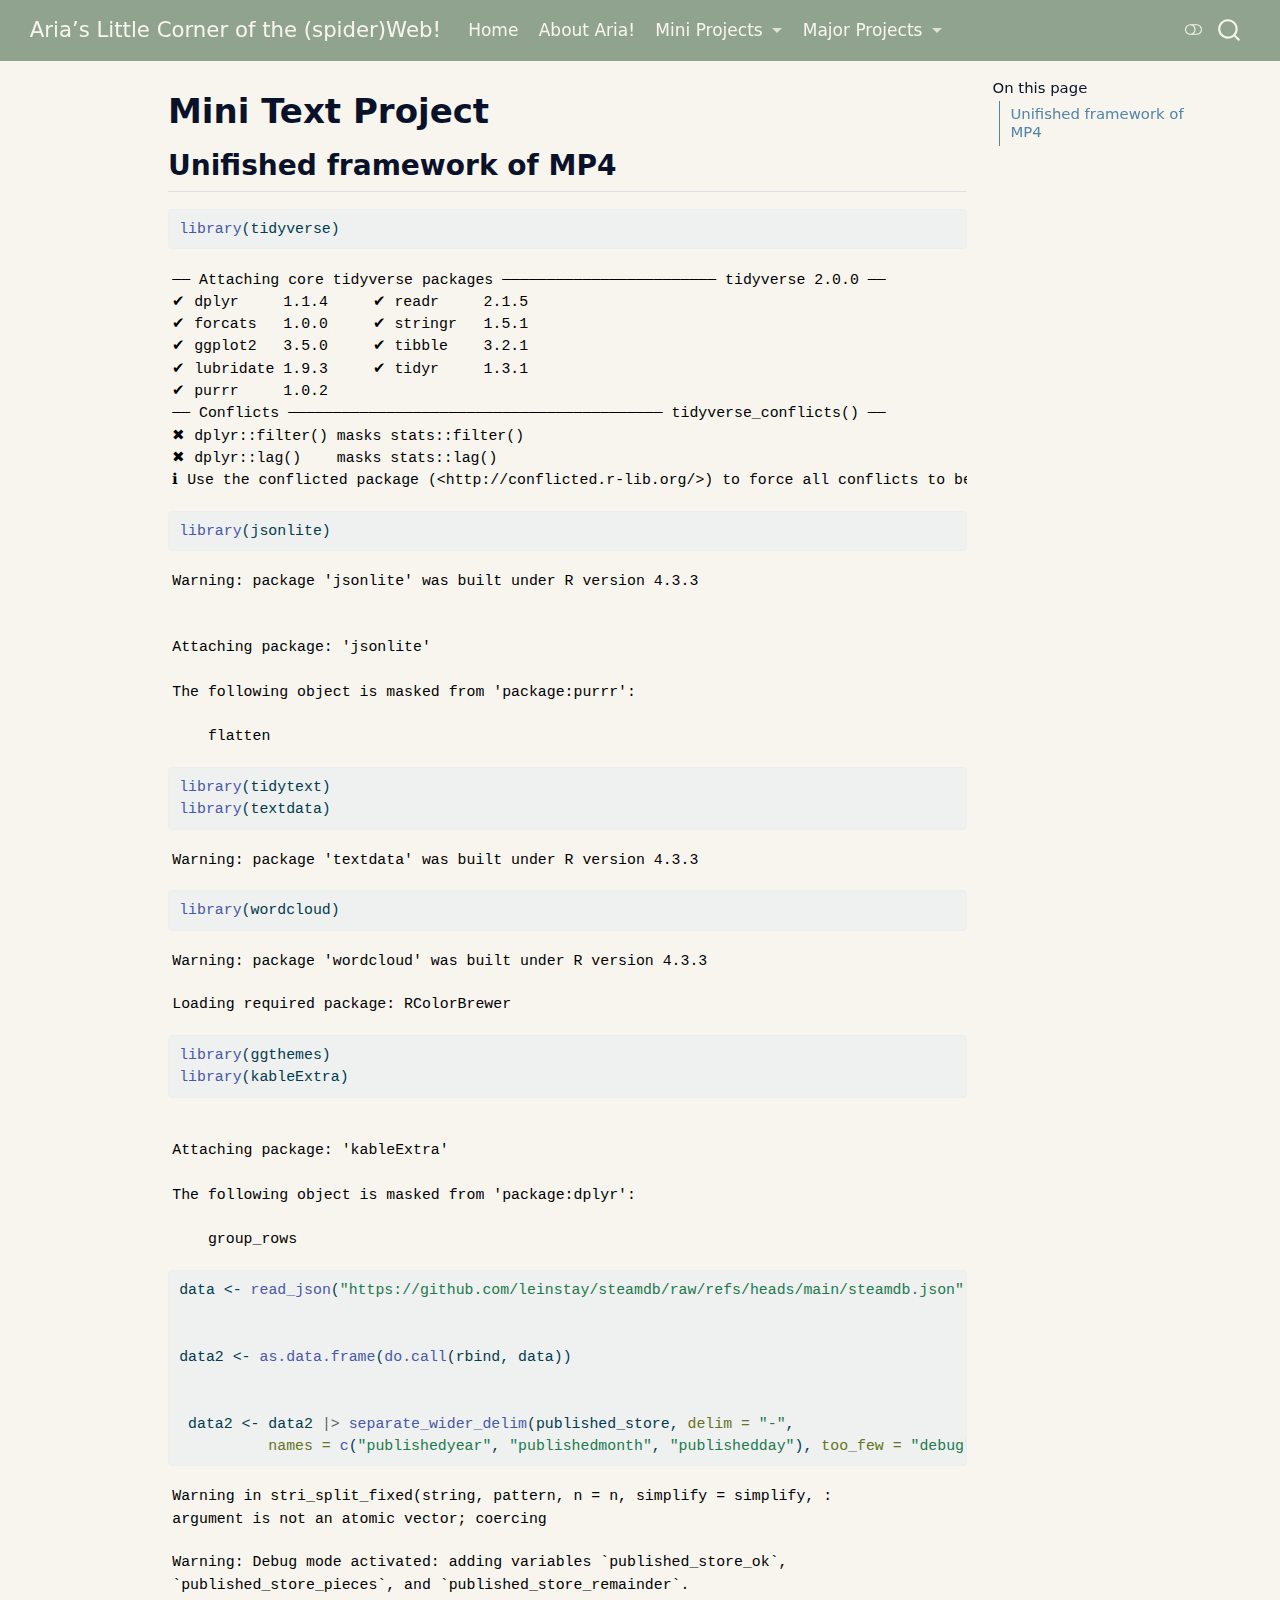
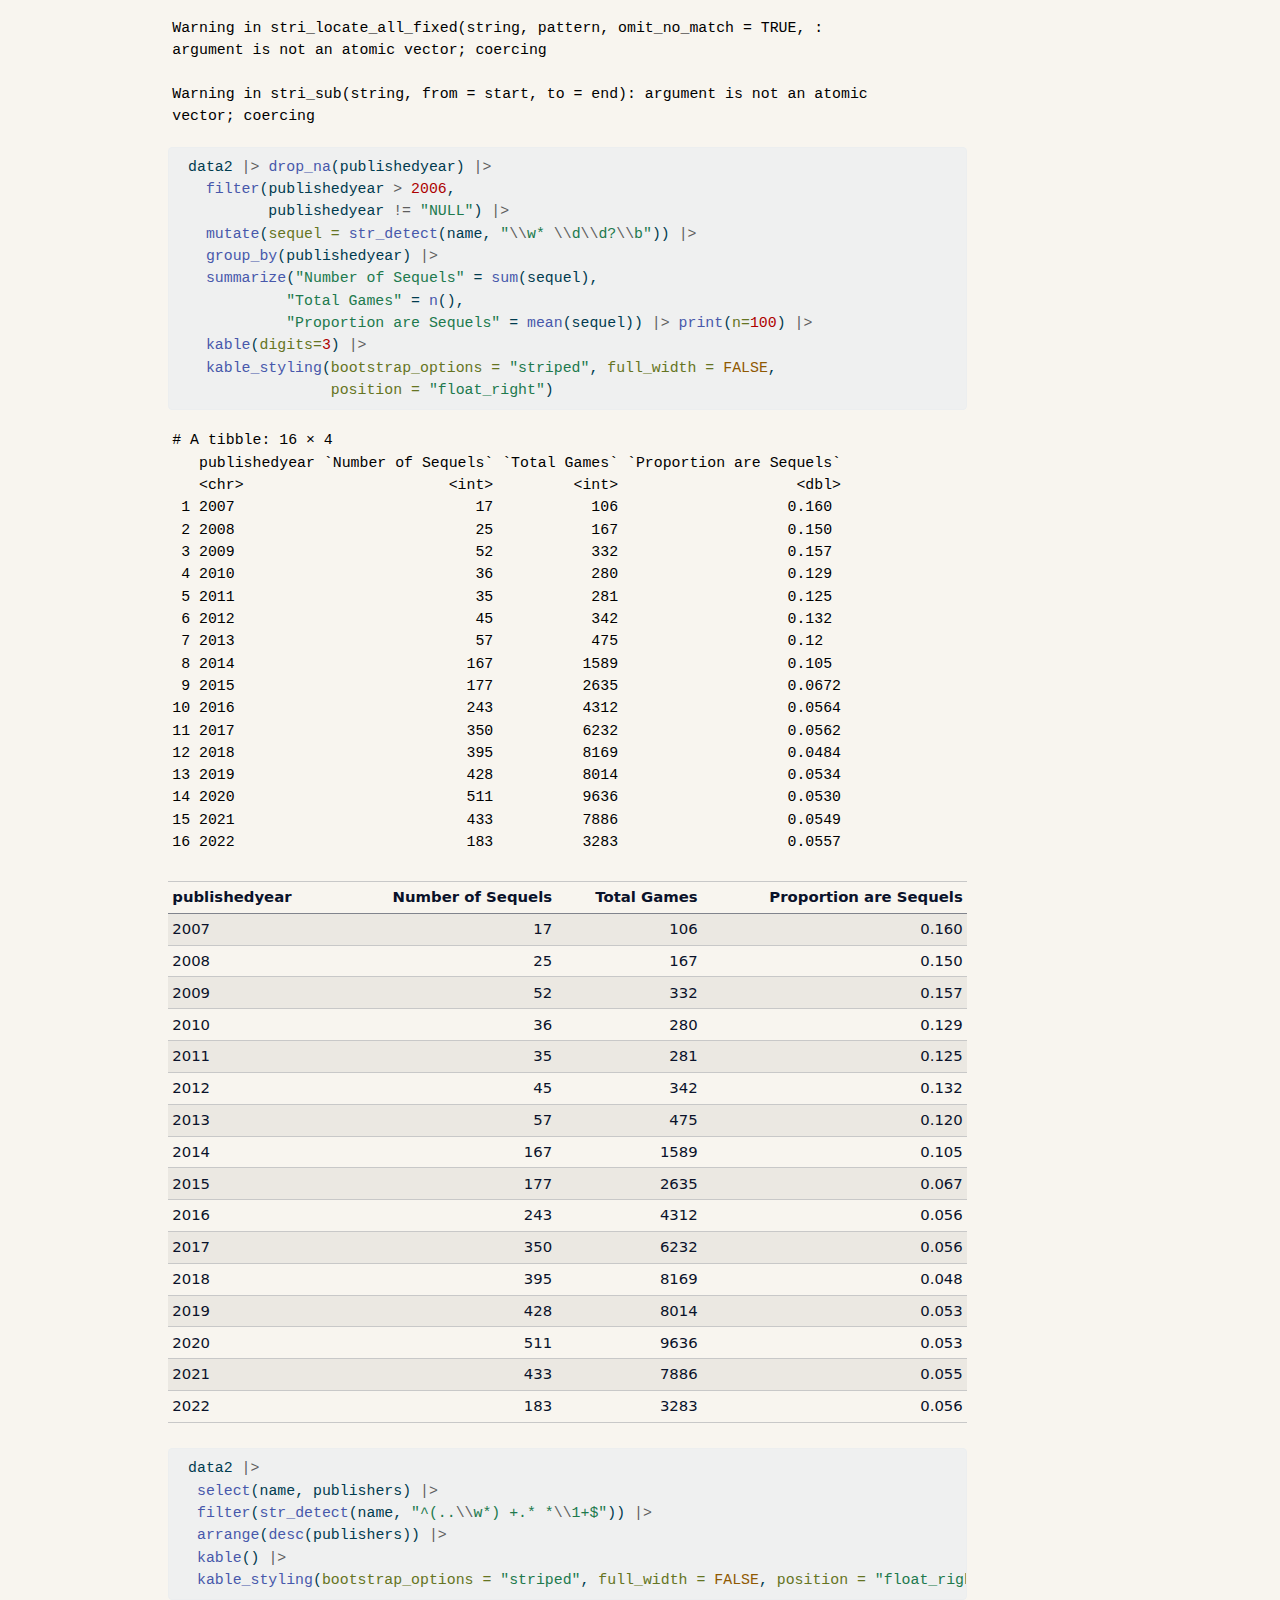
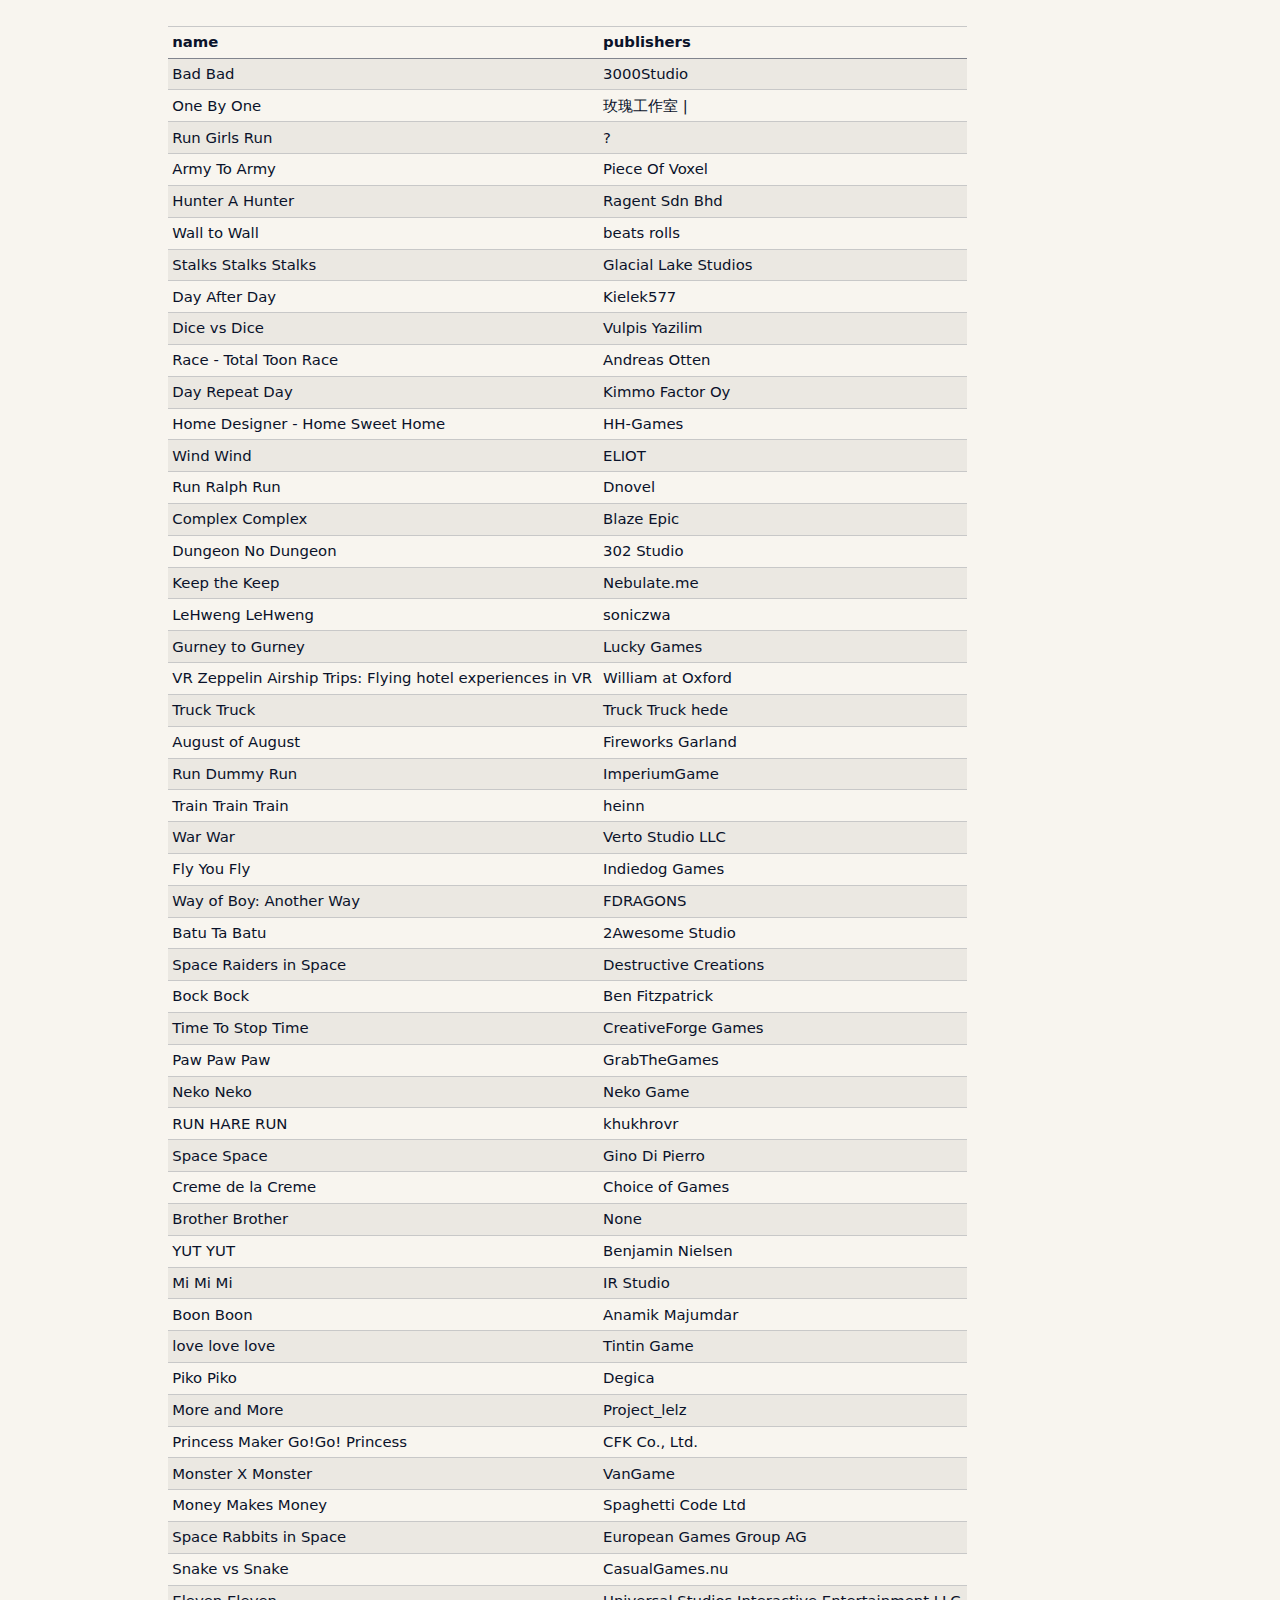
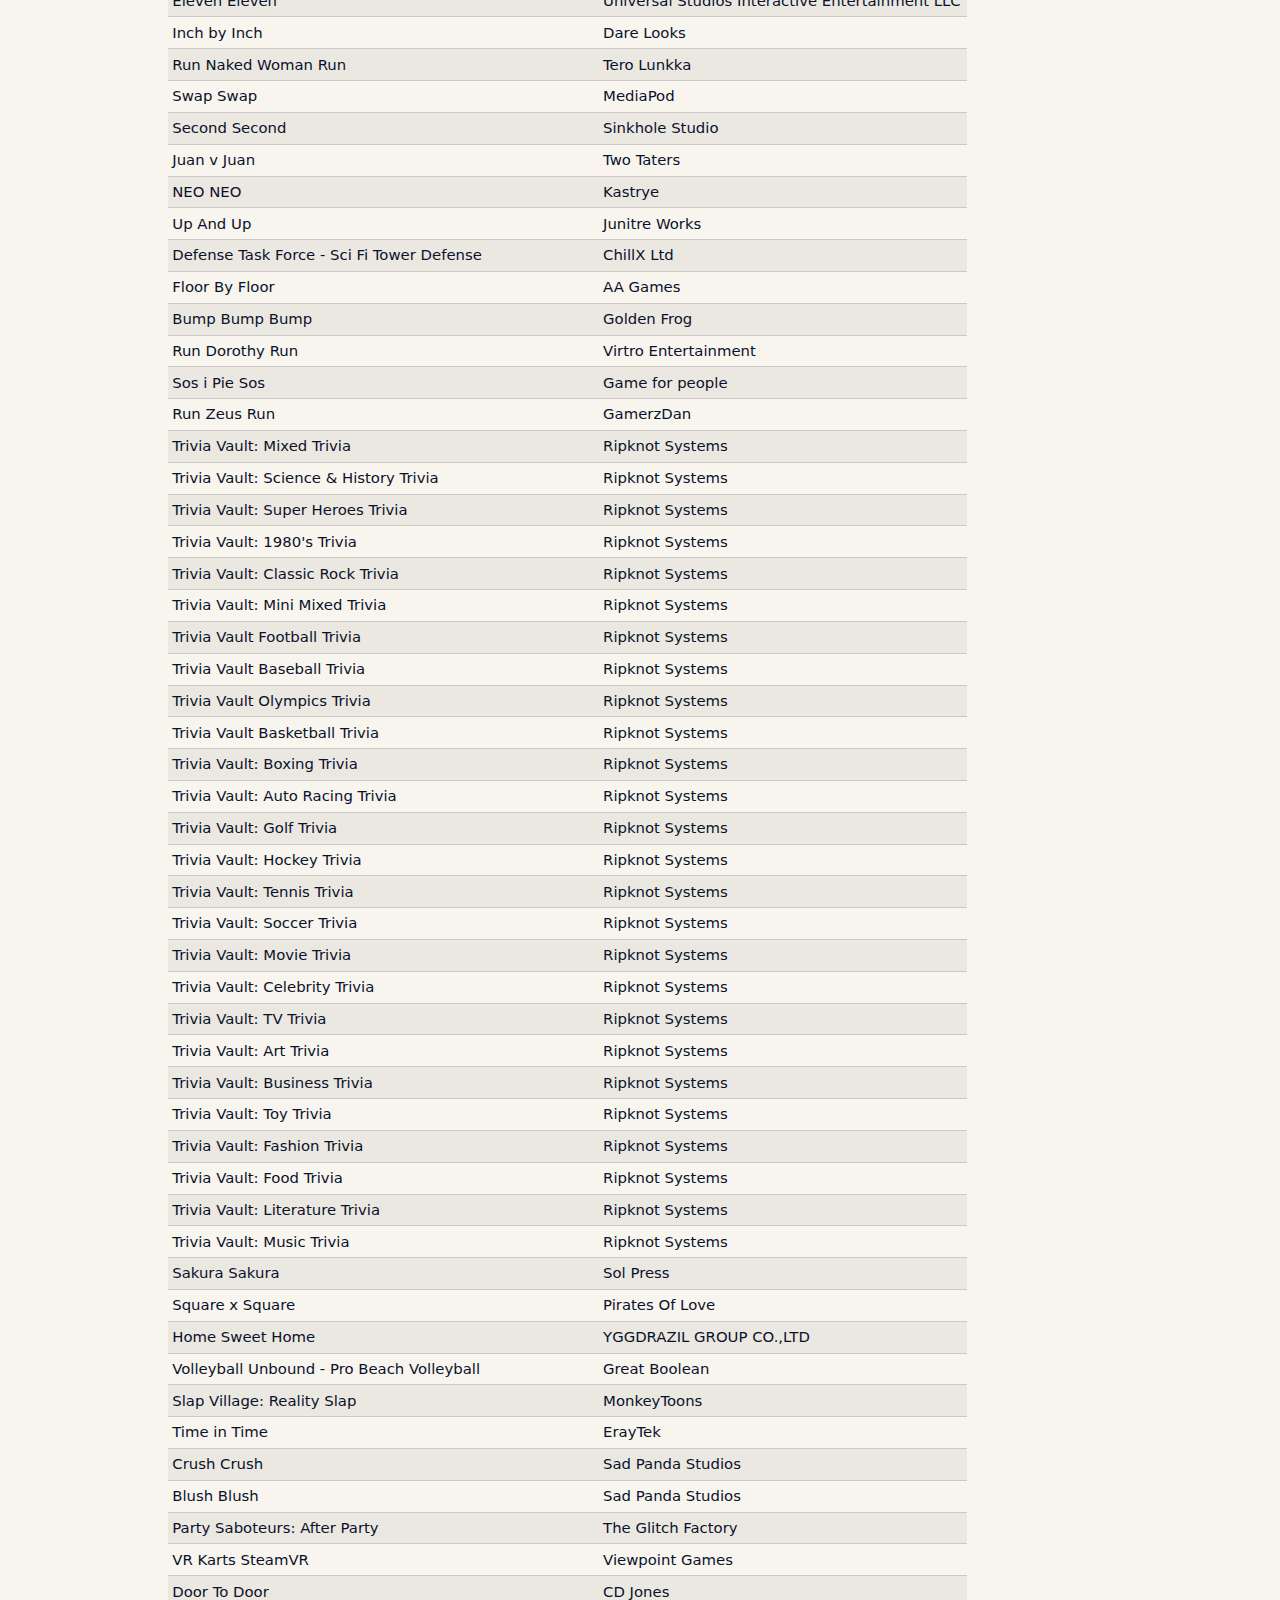
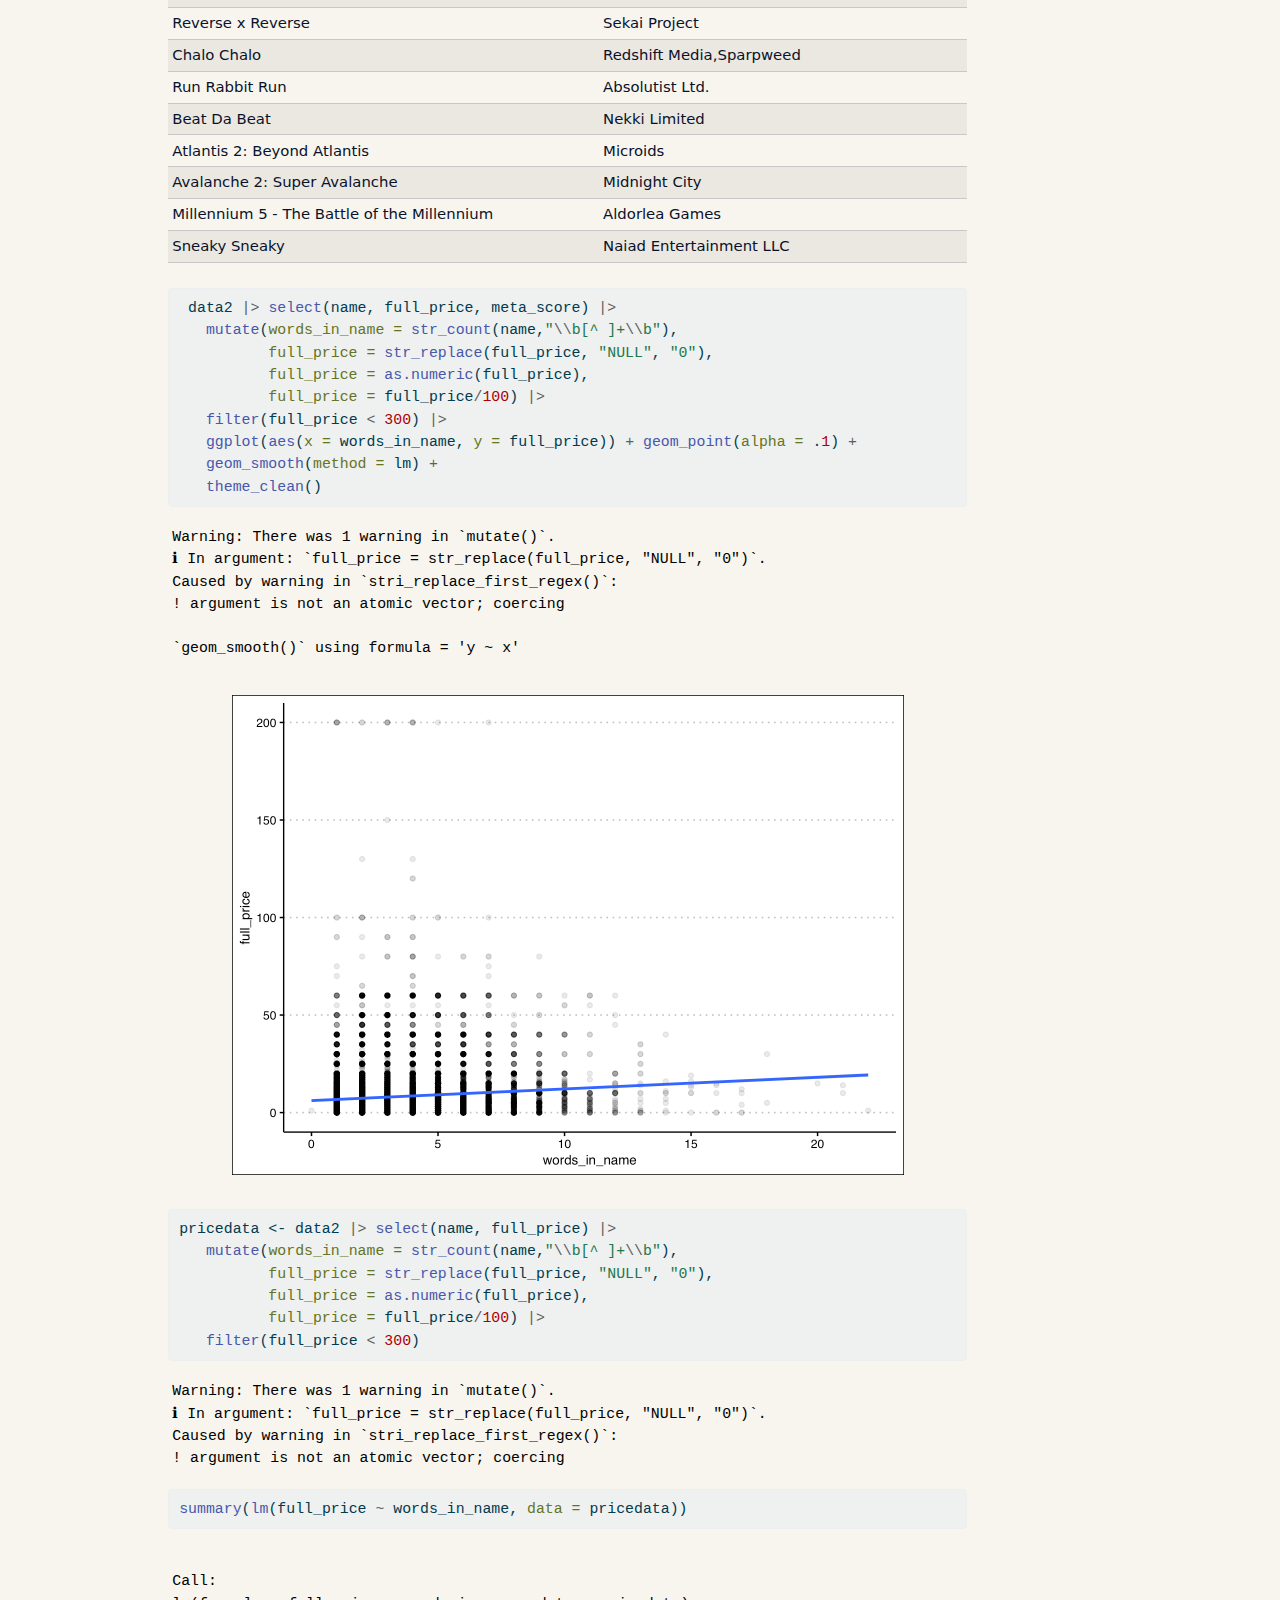
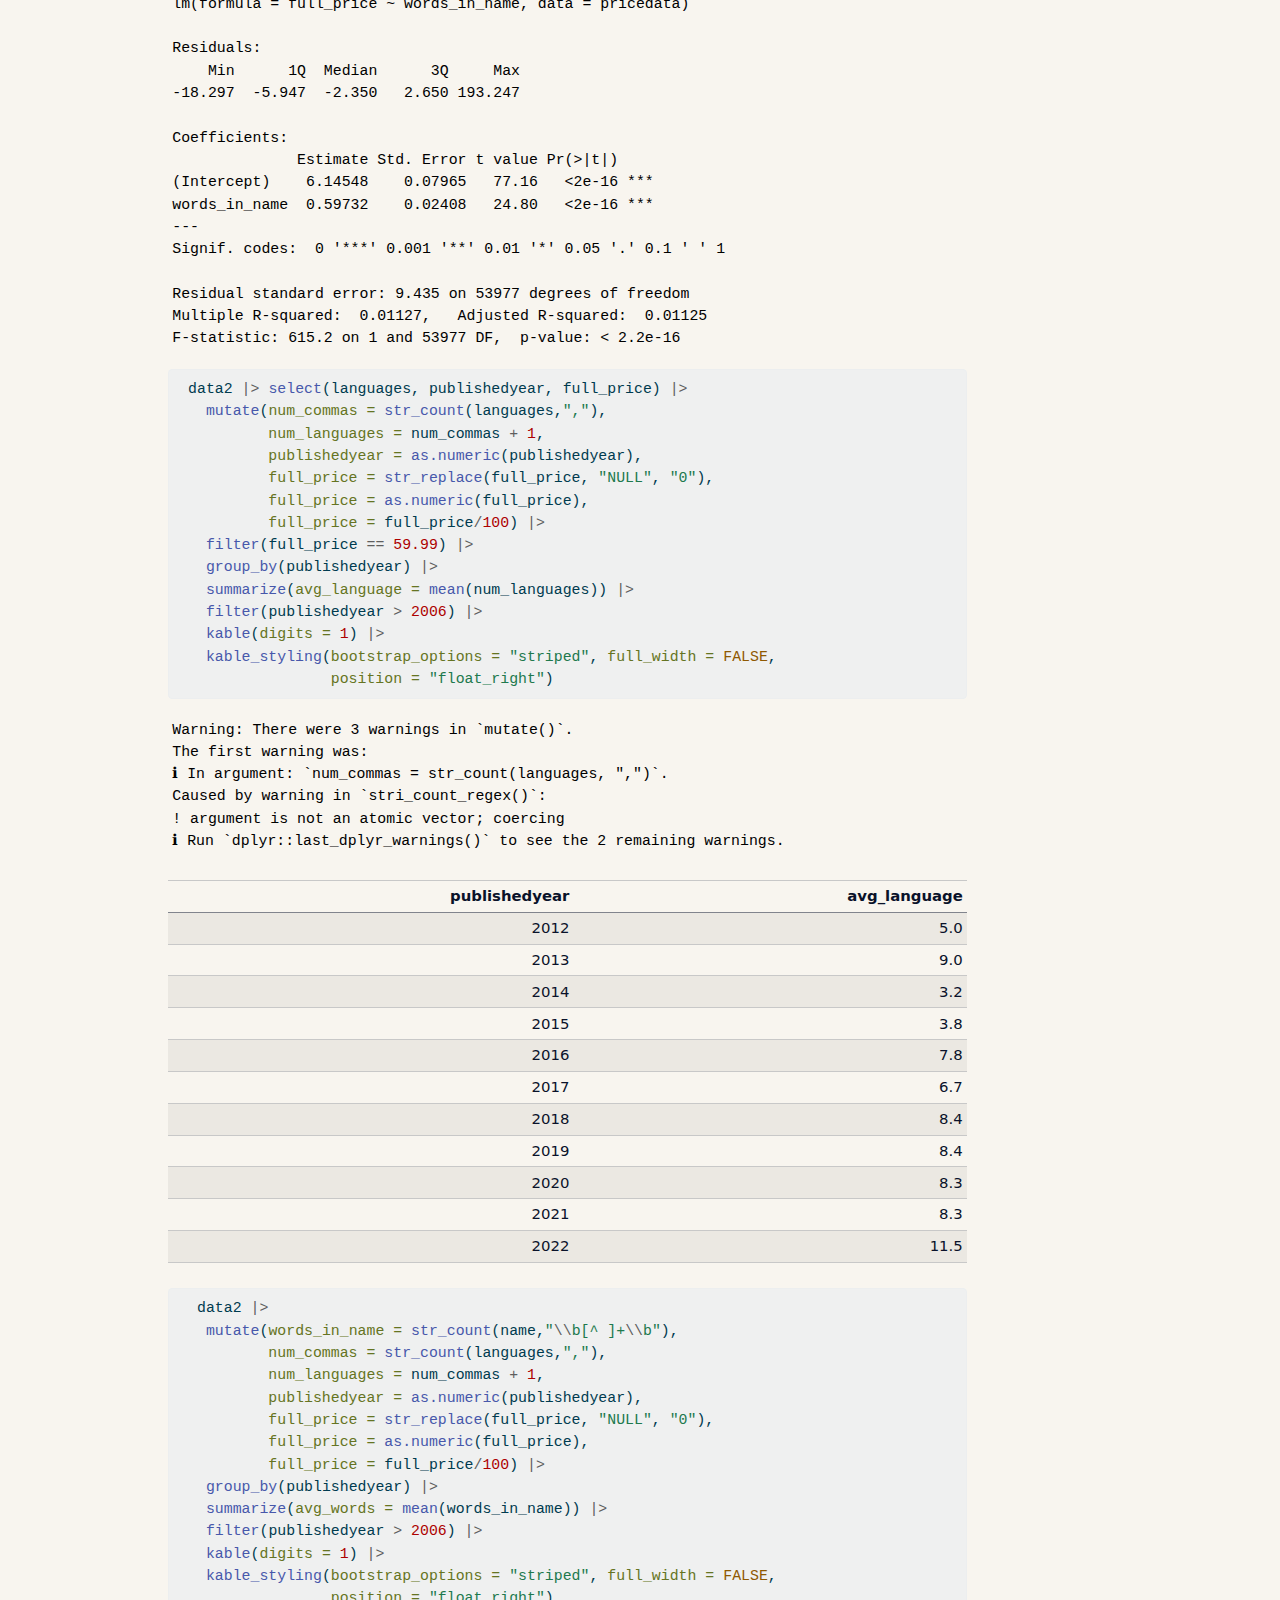
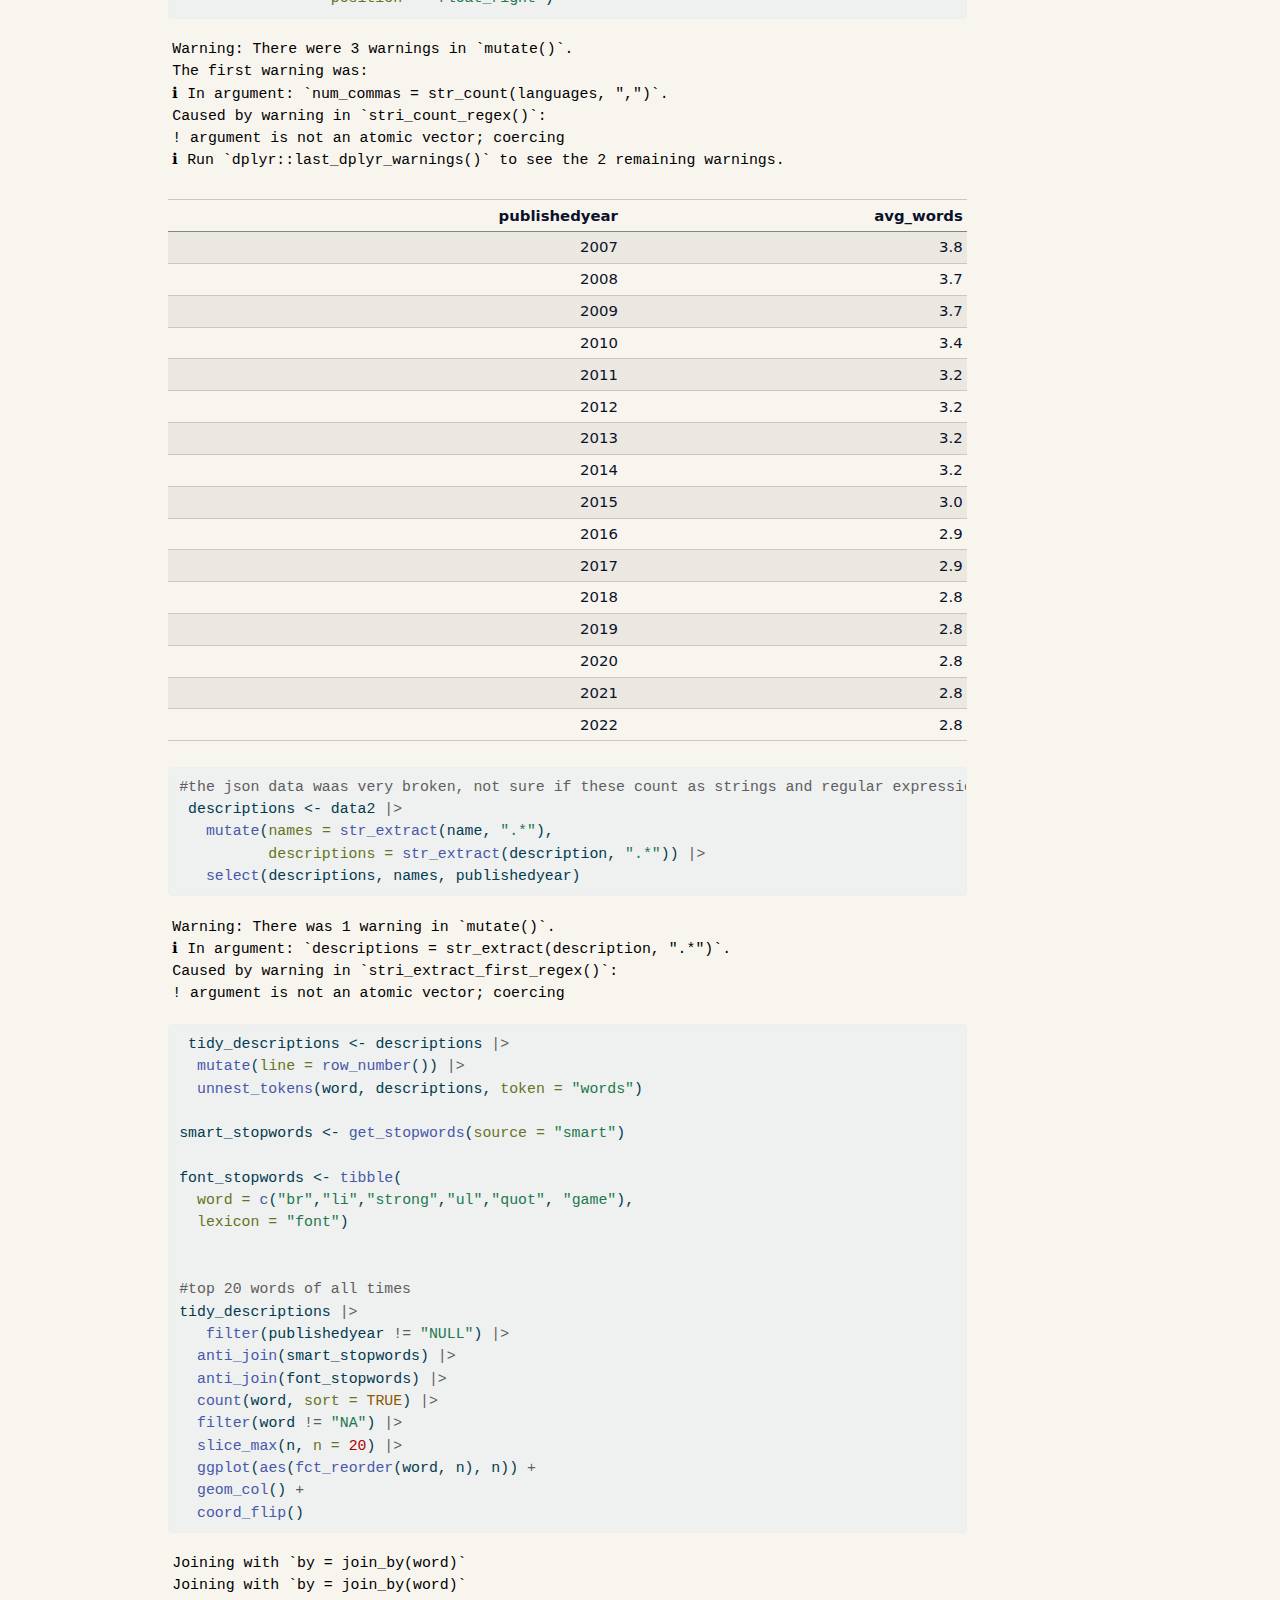
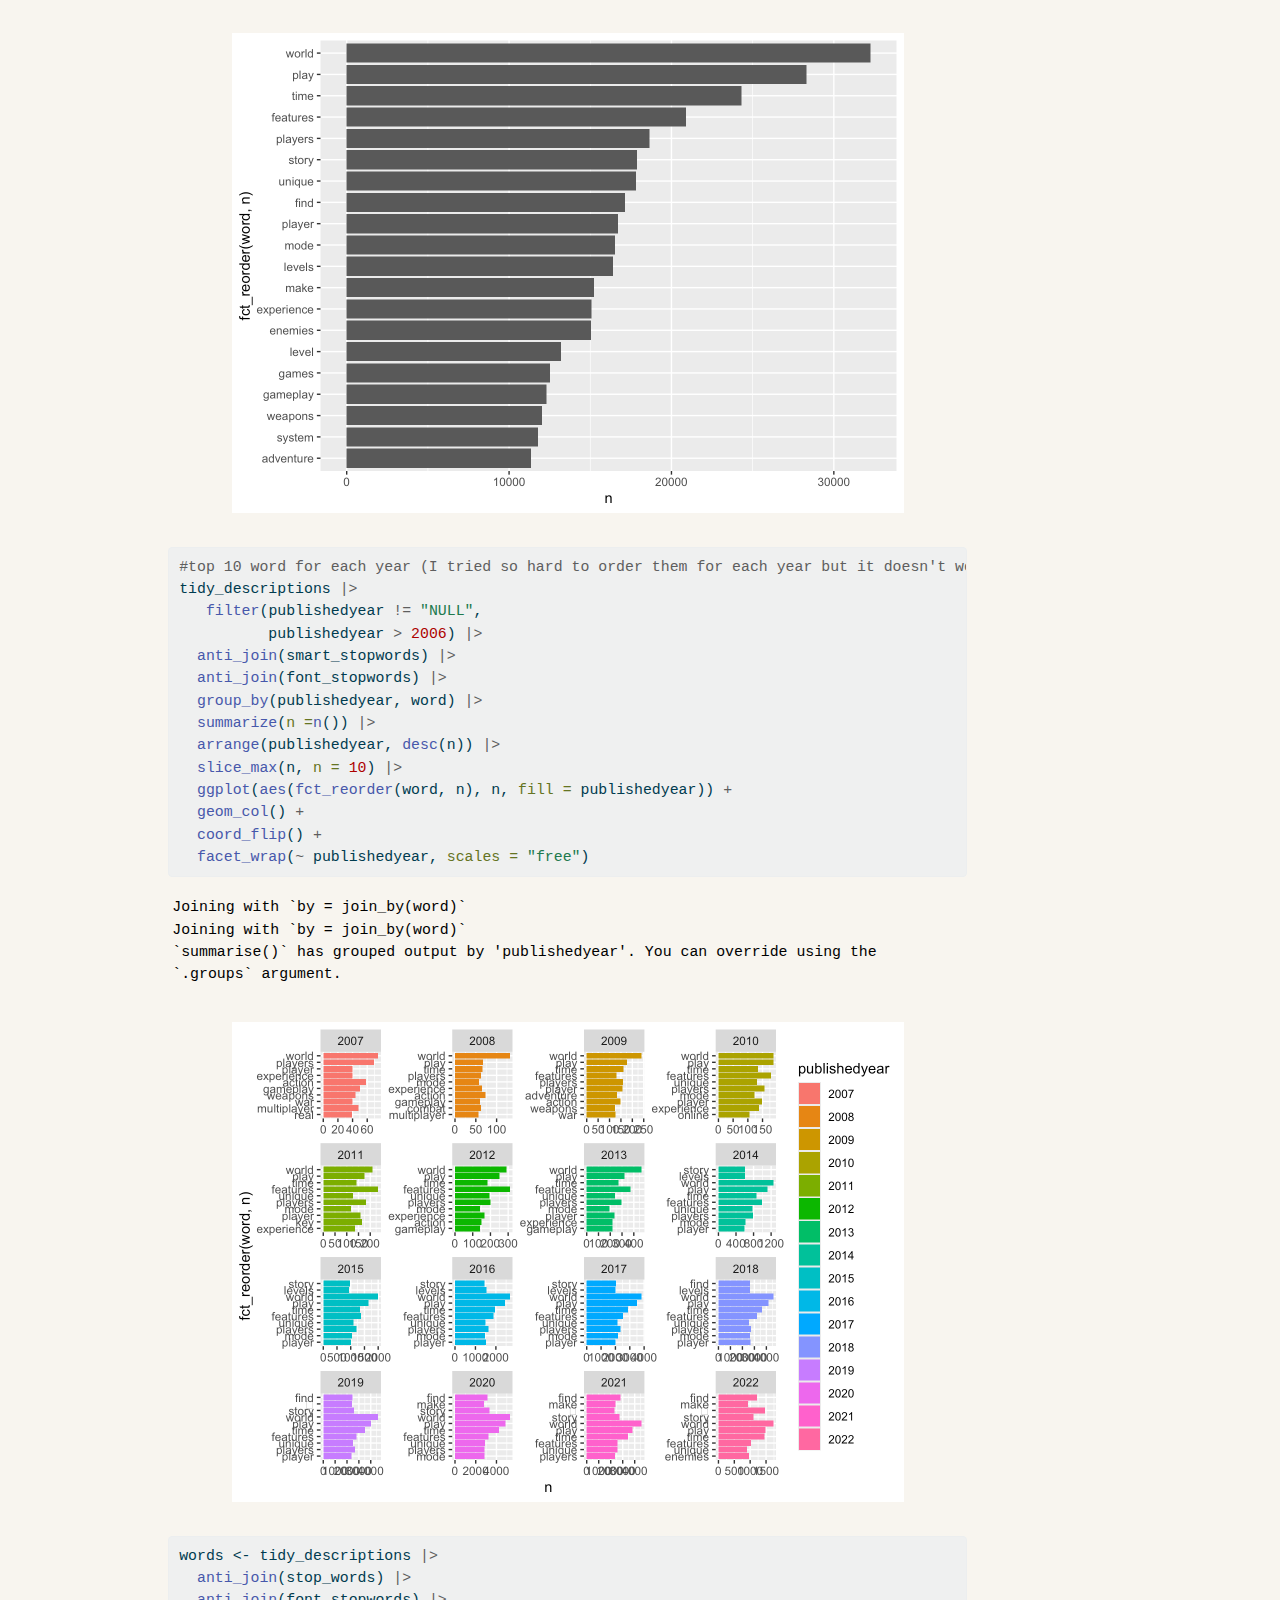
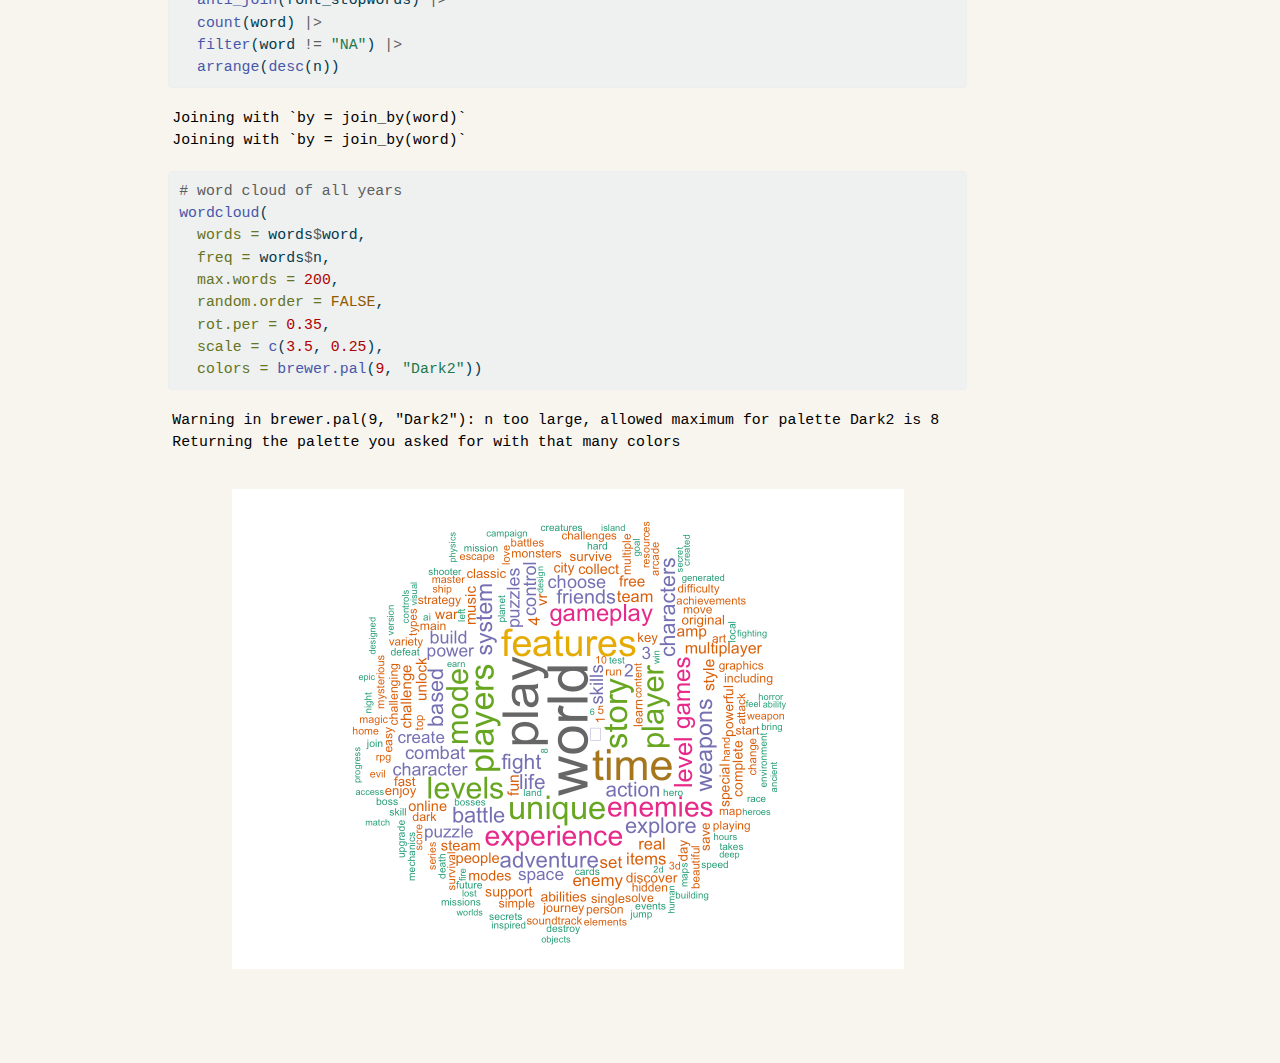
<file: docs/MiniTextProject.html>
<!DOCTYPE html>
<html xmlns="http://www.w3.org/1999/xhtml" lang="en" xml:lang="en"><head>

<meta charset="utf-8">
<meta name="generator" content="quarto-1.7.32">

<meta name="viewport" content="width=device-width, initial-scale=1.0, user-scalable=yes">


<title>Mini Text Project – Aria’s Little Corner of the (spider)Web!</title>
<style>
code{white-space: pre-wrap;}
span.smallcaps{font-variant: small-caps;}
div.columns{display: flex; gap: min(4vw, 1.5em);}
div.column{flex: auto; overflow-x: auto;}
div.hanging-indent{margin-left: 1.5em; text-indent: -1.5em;}
ul.task-list{list-style: none;}
ul.task-list li input[type="checkbox"] {
  width: 0.8em;
  margin: 0 0.8em 0.2em -1em; /* quarto-specific, see https://github.com/quarto-dev/quarto-cli/issues/4556 */ 
  vertical-align: middle;
}
/* CSS for syntax highlighting */
html { -webkit-text-size-adjust: 100%; }
pre > code.sourceCode { white-space: pre; position: relative; }
pre > code.sourceCode > span { display: inline-block; line-height: 1.25; }
pre > code.sourceCode > span:empty { height: 1.2em; }
.sourceCode { overflow: visible; }
code.sourceCode > span { color: inherit; text-decoration: inherit; }
div.sourceCode { margin: 1em 0; }
pre.sourceCode { margin: 0; }
@media screen {
div.sourceCode { overflow: auto; }
}
@media print {
pre > code.sourceCode { white-space: pre-wrap; }
pre > code.sourceCode > span { text-indent: -5em; padding-left: 5em; }
}
pre.numberSource code
  { counter-reset: source-line 0; }
pre.numberSource code > span
  { position: relative; left: -4em; counter-increment: source-line; }
pre.numberSource code > span > a:first-child::before
  { content: counter(source-line);
    position: relative; left: -1em; text-align: right; vertical-align: baseline;
    border: none; display: inline-block;
    -webkit-touch-callout: none; -webkit-user-select: none;
    -khtml-user-select: none; -moz-user-select: none;
    -ms-user-select: none; user-select: none;
    padding: 0 4px; width: 4em;
  }
pre.numberSource { margin-left: 3em;  padding-left: 4px; }
div.sourceCode
  {   }
@media screen {
pre > code.sourceCode > span > a:first-child::before { text-decoration: underline; }
}
</style>


<script src="site_libs/quarto-nav/quarto-nav.js"></script>
<script src="site_libs/quarto-nav/headroom.min.js"></script>
<script src="site_libs/clipboard/clipboard.min.js"></script>
<script src="site_libs/quarto-search/autocomplete.umd.js"></script>
<script src="site_libs/quarto-search/fuse.min.js"></script>
<script src="site_libs/quarto-search/quarto-search.js"></script>
<meta name="quarto:offset" content="./">
<script src="site_libs/quarto-html/quarto.js" type="module"></script>
<script src="site_libs/quarto-html/tabsets/tabsets.js" type="module"></script>
<script src="site_libs/quarto-html/popper.min.js"></script>
<script src="site_libs/quarto-html/tippy.umd.min.js"></script>
<script src="site_libs/quarto-html/anchor.min.js"></script>
<link href="site_libs/quarto-html/tippy.css" rel="stylesheet">
<link href="site_libs/quarto-html/quarto-syntax-highlighting-37eea08aefeeee20ff55810ff984fec1.css" rel="stylesheet" class="quarto-color-scheme" id="quarto-text-highlighting-styles">
<link href="site_libs/quarto-html/quarto-syntax-highlighting-dark-2fef5ea3f8957b3e4ecc936fc74692ca.css" rel="stylesheet" class="quarto-color-scheme quarto-color-alternate" id="quarto-text-highlighting-styles">
<link href="site_libs/quarto-html/quarto-syntax-highlighting-37eea08aefeeee20ff55810ff984fec1.css" rel="stylesheet" class="quarto-color-scheme-extra" id="quarto-text-highlighting-styles">
<script src="site_libs/bootstrap/bootstrap.min.js"></script>
<link href="site_libs/bootstrap/bootstrap-icons.css" rel="stylesheet">
<link href="site_libs/bootstrap/bootstrap-ff4d0ca98df21b6b1fac48cd1bf76fe5.min.css" rel="stylesheet" append-hash="true" class="quarto-color-scheme" id="quarto-bootstrap" data-mode="light">
<link href="site_libs/bootstrap/bootstrap-dark-ccd81253fefb92e9cd3f9eb5b5d87b54.min.css" rel="stylesheet" append-hash="true" class="quarto-color-scheme quarto-color-alternate" id="quarto-bootstrap" data-mode="dark">
<link href="site_libs/bootstrap/bootstrap-ff4d0ca98df21b6b1fac48cd1bf76fe5.min.css" rel="stylesheet" append-hash="true" class="quarto-color-scheme-extra" id="quarto-bootstrap" data-mode="light">
<script id="quarto-search-options" type="application/json">{
  "location": "navbar",
  "copy-button": false,
  "collapse-after": 3,
  "panel-placement": "end",
  "type": "overlay",
  "limit": 50,
  "keyboard-shortcut": [
    "f",
    "/",
    "s"
  ],
  "show-item-context": false,
  "language": {
    "search-no-results-text": "No results",
    "search-matching-documents-text": "matching documents",
    "search-copy-link-title": "Copy link to search",
    "search-hide-matches-text": "Hide additional matches",
    "search-more-match-text": "more match in this document",
    "search-more-matches-text": "more matches in this document",
    "search-clear-button-title": "Clear",
    "search-text-placeholder": "",
    "search-detached-cancel-button-title": "Cancel",
    "search-submit-button-title": "Submit",
    "search-label": "Search"
  }
}</script>
<script src="site_libs/kePrint-0.0.1/kePrint.js"></script>
<link href="site_libs/lightable-0.0.1/lightable.css" rel="stylesheet">


<link rel="stylesheet" href="styles.css">
</head>

<body class="nav-fixed quarto-light"><script id="quarto-html-before-body" type="application/javascript">
    const toggleBodyColorMode = (bsSheetEl) => {
      const mode = bsSheetEl.getAttribute("data-mode");
      const bodyEl = window.document.querySelector("body");
      if (mode === "dark") {
        bodyEl.classList.add("quarto-dark");
        bodyEl.classList.remove("quarto-light");
      } else {
        bodyEl.classList.add("quarto-light");
        bodyEl.classList.remove("quarto-dark");
      }
    }
    const toggleBodyColorPrimary = () => {
      const bsSheetEl = window.document.querySelector("link#quarto-bootstrap:not([rel=disabled-stylesheet])");
      if (bsSheetEl) {
        toggleBodyColorMode(bsSheetEl);
      }
    }
    const setColorSchemeToggle = (alternate) => {
      const toggles = window.document.querySelectorAll('.quarto-color-scheme-toggle');
      for (let i=0; i < toggles.length; i++) {
        const toggle = toggles[i];
        if (toggle) {
          if (alternate) {
            toggle.classList.add("alternate");
          } else {
            toggle.classList.remove("alternate");
          }
        }
      }
    };
    const toggleColorMode = (alternate) => {
      // Switch the stylesheets
      const primaryStylesheets = window.document.querySelectorAll('link.quarto-color-scheme:not(.quarto-color-alternate)');
      const alternateStylesheets = window.document.querySelectorAll('link.quarto-color-scheme.quarto-color-alternate');
      manageTransitions('#quarto-margin-sidebar .nav-link', false);
      if (alternate) {
        // note: dark is layered on light, we don't disable primary!
        enableStylesheet(alternateStylesheets);
        for (const sheetNode of alternateStylesheets) {
          if (sheetNode.id === "quarto-bootstrap") {
            toggleBodyColorMode(sheetNode);
          }
        }
      } else {
        disableStylesheet(alternateStylesheets);
        enableStylesheet(primaryStylesheets)
        toggleBodyColorPrimary();
      }
      manageTransitions('#quarto-margin-sidebar .nav-link', true);
      // Switch the toggles
      setColorSchemeToggle(alternate)
      // Hack to workaround the fact that safari doesn't
      // properly recolor the scrollbar when toggling (#1455)
      if (navigator.userAgent.indexOf('Safari') > 0 && navigator.userAgent.indexOf('Chrome') == -1) {
        manageTransitions("body", false);
        window.scrollTo(0, 1);
        setTimeout(() => {
          window.scrollTo(0, 0);
          manageTransitions("body", true);
        }, 40);
      }
    }
    const disableStylesheet = (stylesheets) => {
      for (let i=0; i < stylesheets.length; i++) {
        const stylesheet = stylesheets[i];
        stylesheet.rel = 'disabled-stylesheet';
      }
    }
    const enableStylesheet = (stylesheets) => {
      for (let i=0; i < stylesheets.length; i++) {
        const stylesheet = stylesheets[i];
        if(stylesheet.rel !== 'stylesheet') { // for Chrome, which will still FOUC without this check
          stylesheet.rel = 'stylesheet';
        }
      }
    }
    const manageTransitions = (selector, allowTransitions) => {
      const els = window.document.querySelectorAll(selector);
      for (let i=0; i < els.length; i++) {
        const el = els[i];
        if (allowTransitions) {
          el.classList.remove('notransition');
        } else {
          el.classList.add('notransition');
        }
      }
    }
    const isFileUrl = () => {
      return window.location.protocol === 'file:';
    }
    const hasAlternateSentinel = () => {
      let styleSentinel = getColorSchemeSentinel();
      if (styleSentinel !== null) {
        return styleSentinel === "alternate";
      } else {
        return false;
      }
    }
    const setStyleSentinel = (alternate) => {
      const value = alternate ? "alternate" : "default";
      if (!isFileUrl()) {
        window.localStorage.setItem("quarto-color-scheme", value);
      } else {
        localAlternateSentinel = value;
      }
    }
    const getColorSchemeSentinel = () => {
      if (!isFileUrl()) {
        const storageValue = window.localStorage.getItem("quarto-color-scheme");
        return storageValue != null ? storageValue : localAlternateSentinel;
      } else {
        return localAlternateSentinel;
      }
    }
    const toggleGiscusIfUsed = (isAlternate, darkModeDefault) => {
      const baseTheme = document.querySelector('#giscus-base-theme')?.value ?? 'light';
      const alternateTheme = document.querySelector('#giscus-alt-theme')?.value ?? 'dark';
      let newTheme = '';
      if(authorPrefersDark) {
        newTheme = isAlternate ? baseTheme : alternateTheme;
      } else {
        newTheme = isAlternate ? alternateTheme : baseTheme;
      }
      const changeGiscusTheme = () => {
        // From: https://github.com/giscus/giscus/issues/336
        const sendMessage = (message) => {
          const iframe = document.querySelector('iframe.giscus-frame');
          if (!iframe) return;
          iframe.contentWindow.postMessage({ giscus: message }, 'https://giscus.app');
        }
        sendMessage({
          setConfig: {
            theme: newTheme
          }
        });
      }
      const isGiscussLoaded = window.document.querySelector('iframe.giscus-frame') !== null;
      if (isGiscussLoaded) {
        changeGiscusTheme();
      }
    };
    const authorPrefersDark = false;
    const darkModeDefault = authorPrefersDark;
      document.querySelector('link#quarto-text-highlighting-styles.quarto-color-scheme-extra').rel = 'disabled-stylesheet';
      document.querySelector('link#quarto-bootstrap.quarto-color-scheme-extra').rel = 'disabled-stylesheet';
    let localAlternateSentinel = darkModeDefault ? 'alternate' : 'default';
    // Dark / light mode switch
    window.quartoToggleColorScheme = () => {
      // Read the current dark / light value
      let toAlternate = !hasAlternateSentinel();
      toggleColorMode(toAlternate);
      setStyleSentinel(toAlternate);
      toggleGiscusIfUsed(toAlternate, darkModeDefault);
      window.dispatchEvent(new Event('resize'));
    };
    // Switch to dark mode if need be
    if (hasAlternateSentinel()) {
      toggleColorMode(true);
    } else {
      toggleColorMode(false);
    }
  </script>

<div id="quarto-search-results"></div>
  <header id="quarto-header" class="headroom fixed-top">
    <nav class="navbar navbar-expand-lg " data-bs-theme="dark">
      <div class="navbar-container container-fluid">
      <div class="navbar-brand-container mx-auto">
    <a class="navbar-brand" href="./index.html">
    <span class="navbar-title">Aria’s Little Corner of the (spider)Web!</span>
    </a>
  </div>
            <div id="quarto-search" class="" title="Search"></div>
          <button class="navbar-toggler" type="button" data-bs-toggle="collapse" data-bs-target="#navbarCollapse" aria-controls="navbarCollapse" role="menu" aria-expanded="false" aria-label="Toggle navigation" onclick="if (window.quartoToggleHeadroom) { window.quartoToggleHeadroom(); }">
  <span class="navbar-toggler-icon"></span>
</button>
          <div class="collapse navbar-collapse" id="navbarCollapse">
            <ul class="navbar-nav navbar-nav-scroll me-auto">
  <li class="nav-item">
    <a class="nav-link" href="./index.html"> 
<span class="menu-text">Home</span></a>
  </li>  
  <li class="nav-item">
    <a class="nav-link" href="./about.html"> 
<span class="menu-text">About Aria!</span></a>
  </li>  
  <li class="nav-item dropdown ">
    <a class="nav-link dropdown-toggle" href="#" id="nav-menu-mini-projects" role="link" data-bs-toggle="dropdown" aria-expanded="false">
 <span class="menu-text">Mini Projects</span>
    </a>
    <ul class="dropdown-menu" aria-labelledby="nav-menu-mini-projects">    
        <li>
    <a class="dropdown-item" href="./MiniMapProject.html">
 <span class="dropdown-text">Mini Project #1</span></a>
  </li>  
        <li>
    <a class="dropdown-item" href="./MP2.html">
 <span class="dropdown-text">Mini Project #2</span></a>
  </li>  
        <li>
    <a class="dropdown-item" href="./MiniTextProject.html">
 <span class="dropdown-text">Mini Project #4</span></a>
  </li>  
        <li>
    <a class="dropdown-item" href="./shiny.html">
 <span class="dropdown-text">shiny app??</span></a>
  </li>  
    </ul>
  </li>
  <li class="nav-item dropdown ">
    <a class="nav-link dropdown-toggle" href="#" id="nav-menu-major-projects" role="link" data-bs-toggle="dropdown" aria-expanded="false">
 <span class="menu-text">Major Projects</span>
    </a>
    <ul class="dropdown-menu" aria-labelledby="nav-menu-major-projects">    
        <li>
    <a class="dropdown-item" href="./Goshawks_Pres.html">
 <span class="dropdown-text">Spatial Analysis of Goshawks</span></a>
  </li>  
        <li>
    <a class="dropdown-item" href="./salmon_tummys.html">
 <span class="dropdown-text">Analysis of Salmon Stomach Contents</span></a>
  </li>  
    </ul>
  </li>
</ul>
          </div> <!-- /navcollapse -->
            <div class="quarto-navbar-tools">
  <a href="" class="quarto-color-scheme-toggle quarto-navigation-tool  px-1" onclick="window.quartoToggleColorScheme(); return false;" title="Toggle dark mode"><i class="bi"></i></a>
</div>
      </div> <!-- /container-fluid -->
    </nav>
</header>
<!-- content -->
<div id="quarto-content" class="quarto-container page-columns page-rows-contents page-layout-article page-navbar">
<!-- sidebar -->
<!-- margin-sidebar -->
    <div id="quarto-margin-sidebar" class="sidebar margin-sidebar">
        <nav id="TOC" role="doc-toc" class="toc-active">
    <h2 id="toc-title">On this page</h2>
   
  <ul>
  <li><a href="#unifished-framework-of-mp4" id="toc-unifished-framework-of-mp4" class="nav-link active" data-scroll-target="#unifished-framework-of-mp4">Unifished framework of MP4</a></li>
  </ul>
</nav>
    </div>
<!-- main -->
<main class="content" id="quarto-document-content">


<header id="title-block-header" class="quarto-title-block default">
<div class="quarto-title">
<h1 class="title">Mini Text Project</h1>
</div>



<div class="quarto-title-meta">

    
  
    
  </div>
  


</header>


<section id="unifished-framework-of-mp4" class="level2">
<h2 class="anchored" data-anchor-id="unifished-framework-of-mp4">Unifished framework of MP4</h2>
<div class="cell">
<div class="sourceCode cell-code" id="cb1"><pre class="sourceCode r code-with-copy"><code class="sourceCode r"><span id="cb1-1"><a href="#cb1-1" aria-hidden="true" tabindex="-1"></a><span class="fu">library</span>(tidyverse)</span></code><button title="Copy to Clipboard" class="code-copy-button"><i class="bi"></i></button></pre></div>
<div class="cell-output cell-output-stderr">
<pre><code>── Attaching core tidyverse packages ──────────────────────── tidyverse 2.0.0 ──
✔ dplyr     1.1.4     ✔ readr     2.1.5
✔ forcats   1.0.0     ✔ stringr   1.5.1
✔ ggplot2   3.5.0     ✔ tibble    3.2.1
✔ lubridate 1.9.3     ✔ tidyr     1.3.1
✔ purrr     1.0.2     
── Conflicts ────────────────────────────────────────── tidyverse_conflicts() ──
✖ dplyr::filter() masks stats::filter()
✖ dplyr::lag()    masks stats::lag()
ℹ Use the conflicted package (&lt;http://conflicted.r-lib.org/&gt;) to force all conflicts to become errors</code></pre>
</div>
<div class="sourceCode cell-code" id="cb3"><pre class="sourceCode r code-with-copy"><code class="sourceCode r"><span id="cb3-1"><a href="#cb3-1" aria-hidden="true" tabindex="-1"></a><span class="fu">library</span>(jsonlite)</span></code><button title="Copy to Clipboard" class="code-copy-button"><i class="bi"></i></button></pre></div>
<div class="cell-output cell-output-stderr">
<pre><code>Warning: package 'jsonlite' was built under R version 4.3.3</code></pre>
</div>
<div class="cell-output cell-output-stderr">
<pre><code>
Attaching package: 'jsonlite'

The following object is masked from 'package:purrr':

    flatten</code></pre>
</div>
<div class="sourceCode cell-code" id="cb6"><pre class="sourceCode r code-with-copy"><code class="sourceCode r"><span id="cb6-1"><a href="#cb6-1" aria-hidden="true" tabindex="-1"></a><span class="fu">library</span>(tidytext)</span>
<span id="cb6-2"><a href="#cb6-2" aria-hidden="true" tabindex="-1"></a><span class="fu">library</span>(textdata)</span></code><button title="Copy to Clipboard" class="code-copy-button"><i class="bi"></i></button></pre></div>
<div class="cell-output cell-output-stderr">
<pre><code>Warning: package 'textdata' was built under R version 4.3.3</code></pre>
</div>
<div class="sourceCode cell-code" id="cb8"><pre class="sourceCode r code-with-copy"><code class="sourceCode r"><span id="cb8-1"><a href="#cb8-1" aria-hidden="true" tabindex="-1"></a><span class="fu">library</span>(wordcloud)</span></code><button title="Copy to Clipboard" class="code-copy-button"><i class="bi"></i></button></pre></div>
<div class="cell-output cell-output-stderr">
<pre><code>Warning: package 'wordcloud' was built under R version 4.3.3</code></pre>
</div>
<div class="cell-output cell-output-stderr">
<pre><code>Loading required package: RColorBrewer</code></pre>
</div>
<div class="sourceCode cell-code" id="cb11"><pre class="sourceCode r code-with-copy"><code class="sourceCode r"><span id="cb11-1"><a href="#cb11-1" aria-hidden="true" tabindex="-1"></a><span class="fu">library</span>(ggthemes)</span>
<span id="cb11-2"><a href="#cb11-2" aria-hidden="true" tabindex="-1"></a><span class="fu">library</span>(kableExtra)</span></code><button title="Copy to Clipboard" class="code-copy-button"><i class="bi"></i></button></pre></div>
<div class="cell-output cell-output-stderr">
<pre><code>
Attaching package: 'kableExtra'

The following object is masked from 'package:dplyr':

    group_rows</code></pre>
</div>
</div>
<div class="cell">
<div class="sourceCode cell-code" id="cb13"><pre class="sourceCode r code-with-copy"><code class="sourceCode r"><span id="cb13-1"><a href="#cb13-1" aria-hidden="true" tabindex="-1"></a>data <span class="ot">&lt;-</span> <span class="fu">read_json</span>(<span class="st">"https://github.com/leinstay/steamdb/raw/refs/heads/main/steamdb.json"</span>)</span>
<span id="cb13-2"><a href="#cb13-2" aria-hidden="true" tabindex="-1"></a></span>
<span id="cb13-3"><a href="#cb13-3" aria-hidden="true" tabindex="-1"></a></span>
<span id="cb13-4"><a href="#cb13-4" aria-hidden="true" tabindex="-1"></a>data2 <span class="ot">&lt;-</span> <span class="fu">as.data.frame</span>(<span class="fu">do.call</span>(rbind, data))</span>
<span id="cb13-5"><a href="#cb13-5" aria-hidden="true" tabindex="-1"></a> </span>
<span id="cb13-6"><a href="#cb13-6" aria-hidden="true" tabindex="-1"></a> </span>
<span id="cb13-7"><a href="#cb13-7" aria-hidden="true" tabindex="-1"></a> data2 <span class="ot">&lt;-</span> data2 <span class="sc">|&gt;</span> <span class="fu">separate_wider_delim</span>(published_store, <span class="at">delim =</span> <span class="st">"-"</span>,</span>
<span id="cb13-8"><a href="#cb13-8" aria-hidden="true" tabindex="-1"></a>          <span class="at">names =</span> <span class="fu">c</span>(<span class="st">"publishedyear"</span>, <span class="st">"publishedmonth"</span>, <span class="st">"publishedday"</span>), <span class="at">too_few =</span> <span class="st">"debug"</span>)</span></code><button title="Copy to Clipboard" class="code-copy-button"><i class="bi"></i></button></pre></div>
<div class="cell-output cell-output-stderr">
<pre><code>Warning in stri_split_fixed(string, pattern, n = n, simplify = simplify, :
argument is not an atomic vector; coercing</code></pre>
</div>
<div class="cell-output cell-output-stderr">
<pre><code>Warning: Debug mode activated: adding variables `published_store_ok`,
`published_store_pieces`, and `published_store_remainder`.</code></pre>
</div>
<div class="cell-output cell-output-stderr">
<pre><code>Warning in stri_locate_all_fixed(string, pattern, omit_no_match = TRUE, :
argument is not an atomic vector; coercing</code></pre>
</div>
<div class="cell-output cell-output-stderr">
<pre><code>Warning in stri_sub(string, from = start, to = end): argument is not an atomic
vector; coercing</code></pre>
</div>
</div>
<div class="cell">
<div class="sourceCode cell-code" id="cb18"><pre class="sourceCode r code-with-copy"><code class="sourceCode r"><span id="cb18-1"><a href="#cb18-1" aria-hidden="true" tabindex="-1"></a> data2 <span class="sc">|&gt;</span> <span class="fu">drop_na</span>(publishedyear) <span class="sc">|&gt;</span> </span>
<span id="cb18-2"><a href="#cb18-2" aria-hidden="true" tabindex="-1"></a>   <span class="fu">filter</span>(publishedyear <span class="sc">&gt;</span> <span class="dv">2006</span>,</span>
<span id="cb18-3"><a href="#cb18-3" aria-hidden="true" tabindex="-1"></a>          publishedyear <span class="sc">!=</span> <span class="st">"NULL"</span>) <span class="sc">|&gt;</span></span>
<span id="cb18-4"><a href="#cb18-4" aria-hidden="true" tabindex="-1"></a>   <span class="fu">mutate</span>(<span class="at">sequel =</span> <span class="fu">str_detect</span>(name, <span class="st">"</span><span class="sc">\\</span><span class="st">w* </span><span class="sc">\\</span><span class="st">d</span><span class="sc">\\</span><span class="st">d?</span><span class="sc">\\</span><span class="st">b"</span>)) <span class="sc">|&gt;</span> </span>
<span id="cb18-5"><a href="#cb18-5" aria-hidden="true" tabindex="-1"></a>   <span class="fu">group_by</span>(publishedyear) <span class="sc">|&gt;</span> </span>
<span id="cb18-6"><a href="#cb18-6" aria-hidden="true" tabindex="-1"></a>   <span class="fu">summarize</span>(<span class="st">"Number of Sequels"</span> <span class="ot">=</span> <span class="fu">sum</span>(sequel),</span>
<span id="cb18-7"><a href="#cb18-7" aria-hidden="true" tabindex="-1"></a>            <span class="st">"Total Games"</span> <span class="ot">=</span> <span class="fu">n</span>(),</span>
<span id="cb18-8"><a href="#cb18-8" aria-hidden="true" tabindex="-1"></a>            <span class="st">"Proportion are Sequels"</span> <span class="ot">=</span> <span class="fu">mean</span>(sequel)) <span class="sc">|&gt;</span> <span class="fu">print</span>(<span class="at">n=</span><span class="dv">100</span>) <span class="sc">|&gt;</span></span>
<span id="cb18-9"><a href="#cb18-9" aria-hidden="true" tabindex="-1"></a>   <span class="fu">kable</span>(<span class="at">digits=</span><span class="dv">3</span>) <span class="sc">|&gt;</span></span>
<span id="cb18-10"><a href="#cb18-10" aria-hidden="true" tabindex="-1"></a>   <span class="fu">kable_styling</span>(<span class="at">bootstrap_options =</span> <span class="st">"striped"</span>, <span class="at">full_width =</span> <span class="cn">FALSE</span>,</span>
<span id="cb18-11"><a href="#cb18-11" aria-hidden="true" tabindex="-1"></a>                 <span class="at">position =</span> <span class="st">"float_right"</span>)</span></code><button title="Copy to Clipboard" class="code-copy-button"><i class="bi"></i></button></pre></div>
<div class="cell-output cell-output-stdout">
<pre><code># A tibble: 16 × 4
   publishedyear `Number of Sequels` `Total Games` `Proportion are Sequels`
   &lt;chr&gt;                       &lt;int&gt;         &lt;int&gt;                    &lt;dbl&gt;
 1 2007                           17           106                   0.160 
 2 2008                           25           167                   0.150 
 3 2009                           52           332                   0.157 
 4 2010                           36           280                   0.129 
 5 2011                           35           281                   0.125 
 6 2012                           45           342                   0.132 
 7 2013                           57           475                   0.12  
 8 2014                          167          1589                   0.105 
 9 2015                          177          2635                   0.0672
10 2016                          243          4312                   0.0564
11 2017                          350          6232                   0.0562
12 2018                          395          8169                   0.0484
13 2019                          428          8014                   0.0534
14 2020                          511          9636                   0.0530
15 2021                          433          7886                   0.0549
16 2022                          183          3283                   0.0557</code></pre>
</div>
<div class="cell-output-display">
<table class="table table-striped caption-top table-sm small" data-quarto-postprocess="true">
<thead>
<tr class="header">
<th style="text-align: left;" data-quarto-table-cell-role="th">publishedyear</th>
<th style="text-align: right;" data-quarto-table-cell-role="th">Number of Sequels</th>
<th style="text-align: right;" data-quarto-table-cell-role="th">Total Games</th>
<th style="text-align: right;" data-quarto-table-cell-role="th">Proportion are Sequels</th>
</tr>
</thead>
<tbody>
<tr class="odd">
<td style="text-align: left;">2007</td>
<td style="text-align: right;">17</td>
<td style="text-align: right;">106</td>
<td style="text-align: right;">0.160</td>
</tr>
<tr class="even">
<td style="text-align: left;">2008</td>
<td style="text-align: right;">25</td>
<td style="text-align: right;">167</td>
<td style="text-align: right;">0.150</td>
</tr>
<tr class="odd">
<td style="text-align: left;">2009</td>
<td style="text-align: right;">52</td>
<td style="text-align: right;">332</td>
<td style="text-align: right;">0.157</td>
</tr>
<tr class="even">
<td style="text-align: left;">2010</td>
<td style="text-align: right;">36</td>
<td style="text-align: right;">280</td>
<td style="text-align: right;">0.129</td>
</tr>
<tr class="odd">
<td style="text-align: left;">2011</td>
<td style="text-align: right;">35</td>
<td style="text-align: right;">281</td>
<td style="text-align: right;">0.125</td>
</tr>
<tr class="even">
<td style="text-align: left;">2012</td>
<td style="text-align: right;">45</td>
<td style="text-align: right;">342</td>
<td style="text-align: right;">0.132</td>
</tr>
<tr class="odd">
<td style="text-align: left;">2013</td>
<td style="text-align: right;">57</td>
<td style="text-align: right;">475</td>
<td style="text-align: right;">0.120</td>
</tr>
<tr class="even">
<td style="text-align: left;">2014</td>
<td style="text-align: right;">167</td>
<td style="text-align: right;">1589</td>
<td style="text-align: right;">0.105</td>
</tr>
<tr class="odd">
<td style="text-align: left;">2015</td>
<td style="text-align: right;">177</td>
<td style="text-align: right;">2635</td>
<td style="text-align: right;">0.067</td>
</tr>
<tr class="even">
<td style="text-align: left;">2016</td>
<td style="text-align: right;">243</td>
<td style="text-align: right;">4312</td>
<td style="text-align: right;">0.056</td>
</tr>
<tr class="odd">
<td style="text-align: left;">2017</td>
<td style="text-align: right;">350</td>
<td style="text-align: right;">6232</td>
<td style="text-align: right;">0.056</td>
</tr>
<tr class="even">
<td style="text-align: left;">2018</td>
<td style="text-align: right;">395</td>
<td style="text-align: right;">8169</td>
<td style="text-align: right;">0.048</td>
</tr>
<tr class="odd">
<td style="text-align: left;">2019</td>
<td style="text-align: right;">428</td>
<td style="text-align: right;">8014</td>
<td style="text-align: right;">0.053</td>
</tr>
<tr class="even">
<td style="text-align: left;">2020</td>
<td style="text-align: right;">511</td>
<td style="text-align: right;">9636</td>
<td style="text-align: right;">0.053</td>
</tr>
<tr class="odd">
<td style="text-align: left;">2021</td>
<td style="text-align: right;">433</td>
<td style="text-align: right;">7886</td>
<td style="text-align: right;">0.055</td>
</tr>
<tr class="even">
<td style="text-align: left;">2022</td>
<td style="text-align: right;">183</td>
<td style="text-align: right;">3283</td>
<td style="text-align: right;">0.056</td>
</tr>
</tbody>
</table>
</div>
<div class="sourceCode cell-code" id="cb20"><pre class="sourceCode r code-with-copy"><code class="sourceCode r"><span id="cb20-1"><a href="#cb20-1" aria-hidden="true" tabindex="-1"></a> data2 <span class="sc">|&gt;</span></span>
<span id="cb20-2"><a href="#cb20-2" aria-hidden="true" tabindex="-1"></a>  <span class="fu">select</span>(name, publishers) <span class="sc">|&gt;</span></span>
<span id="cb20-3"><a href="#cb20-3" aria-hidden="true" tabindex="-1"></a>  <span class="fu">filter</span>(<span class="fu">str_detect</span>(name, <span class="st">"^(..</span><span class="sc">\\</span><span class="st">w*) +.* *</span><span class="sc">\\</span><span class="st">1+$"</span>)) <span class="sc">|&gt;</span></span>
<span id="cb20-4"><a href="#cb20-4" aria-hidden="true" tabindex="-1"></a>  <span class="fu">arrange</span>(<span class="fu">desc</span>(publishers)) <span class="sc">|&gt;</span></span>
<span id="cb20-5"><a href="#cb20-5" aria-hidden="true" tabindex="-1"></a>  <span class="fu">kable</span>() <span class="sc">|&gt;</span></span>
<span id="cb20-6"><a href="#cb20-6" aria-hidden="true" tabindex="-1"></a>  <span class="fu">kable_styling</span>(<span class="at">bootstrap_options =</span> <span class="st">"striped"</span>, <span class="at">full_width =</span> <span class="cn">FALSE</span>, <span class="at">position =</span> <span class="st">"float_right"</span>)</span></code><button title="Copy to Clipboard" class="code-copy-button"><i class="bi"></i></button></pre></div>
<div class="cell-output-display">
<table class="table table-striped caption-top table-sm small" data-quarto-postprocess="true">
<thead>
<tr class="header">
<th style="text-align: left;" data-quarto-table-cell-role="th">name</th>
<th style="text-align: left;" data-quarto-table-cell-role="th">publishers</th>
</tr>
</thead>
<tbody>
<tr class="odd">
<td style="text-align: left;">Bad Bad</td>
<td style="text-align: left;">3000Studio</td>
</tr>
<tr class="even">
<td style="text-align: left;">One By One</td>
<td style="text-align: left;">玫瑰工作室 |</td>
</tr>
<tr class="odd">
<td style="text-align: left;">Run Girls Run</td>
<td style="text-align: left;">?</td>
</tr>
<tr class="even">
<td style="text-align: left;">Army To Army</td>
<td style="text-align: left;">Piece Of Voxel</td>
</tr>
<tr class="odd">
<td style="text-align: left;">Hunter A Hunter</td>
<td style="text-align: left;">Ragent Sdn Bhd</td>
</tr>
<tr class="even">
<td style="text-align: left;">Wall to Wall</td>
<td style="text-align: left;">beats rolls</td>
</tr>
<tr class="odd">
<td style="text-align: left;">Stalks Stalks Stalks</td>
<td style="text-align: left;">Glacial Lake Studios</td>
</tr>
<tr class="even">
<td style="text-align: left;">Day After Day</td>
<td style="text-align: left;">Kielek577</td>
</tr>
<tr class="odd">
<td style="text-align: left;">Dice vs Dice</td>
<td style="text-align: left;">Vulpis Yazilim</td>
</tr>
<tr class="even">
<td style="text-align: left;">Race - Total Toon Race</td>
<td style="text-align: left;">Andreas Otten</td>
</tr>
<tr class="odd">
<td style="text-align: left;">Day Repeat Day</td>
<td style="text-align: left;">Kimmo Factor Oy</td>
</tr>
<tr class="even">
<td style="text-align: left;">Home Designer - Home Sweet Home</td>
<td style="text-align: left;">HH-Games</td>
</tr>
<tr class="odd">
<td style="text-align: left;">Wind Wind</td>
<td style="text-align: left;">ELIOT</td>
</tr>
<tr class="even">
<td style="text-align: left;">Run Ralph Run</td>
<td style="text-align: left;">Dnovel</td>
</tr>
<tr class="odd">
<td style="text-align: left;">Complex Complex</td>
<td style="text-align: left;">Blaze Epic</td>
</tr>
<tr class="even">
<td style="text-align: left;">Dungeon No Dungeon</td>
<td style="text-align: left;">302 Studio</td>
</tr>
<tr class="odd">
<td style="text-align: left;">Keep the Keep</td>
<td style="text-align: left;">Nebulate.me</td>
</tr>
<tr class="even">
<td style="text-align: left;">LeHweng LeHweng</td>
<td style="text-align: left;">soniczwa</td>
</tr>
<tr class="odd">
<td style="text-align: left;">Gurney to Gurney</td>
<td style="text-align: left;">Lucky Games</td>
</tr>
<tr class="even">
<td style="text-align: left;">VR Zeppelin Airship Trips: Flying hotel experiences in VR</td>
<td style="text-align: left;">William at Oxford</td>
</tr>
<tr class="odd">
<td style="text-align: left;">Truck Truck</td>
<td style="text-align: left;">Truck Truck hede</td>
</tr>
<tr class="even">
<td style="text-align: left;">August of August</td>
<td style="text-align: left;">Fireworks Garland</td>
</tr>
<tr class="odd">
<td style="text-align: left;">Run Dummy Run</td>
<td style="text-align: left;">ImperiumGame</td>
</tr>
<tr class="even">
<td style="text-align: left;">Train Train Train</td>
<td style="text-align: left;">heinn</td>
</tr>
<tr class="odd">
<td style="text-align: left;">War War</td>
<td style="text-align: left;">Verto Studio LLC</td>
</tr>
<tr class="even">
<td style="text-align: left;">Fly You Fly</td>
<td style="text-align: left;">Indiedog Games</td>
</tr>
<tr class="odd">
<td style="text-align: left;">Way of Boy: Another Way</td>
<td style="text-align: left;">FDRAGONS</td>
</tr>
<tr class="even">
<td style="text-align: left;">Batu Ta Batu</td>
<td style="text-align: left;">2Awesome Studio</td>
</tr>
<tr class="odd">
<td style="text-align: left;">Space Raiders in Space</td>
<td style="text-align: left;">Destructive Creations</td>
</tr>
<tr class="even">
<td style="text-align: left;">Bock Bock</td>
<td style="text-align: left;">Ben Fitzpatrick</td>
</tr>
<tr class="odd">
<td style="text-align: left;">Time To Stop Time</td>
<td style="text-align: left;">CreativeForge Games</td>
</tr>
<tr class="even">
<td style="text-align: left;">Paw Paw Paw</td>
<td style="text-align: left;">GrabTheGames</td>
</tr>
<tr class="odd">
<td style="text-align: left;">Neko Neko</td>
<td style="text-align: left;">Neko Game</td>
</tr>
<tr class="even">
<td style="text-align: left;">RUN HARE RUN</td>
<td style="text-align: left;">khukhrovr</td>
</tr>
<tr class="odd">
<td style="text-align: left;">Space Space</td>
<td style="text-align: left;">Gino Di Pierro</td>
</tr>
<tr class="even">
<td style="text-align: left;">Creme de la Creme</td>
<td style="text-align: left;">Choice of Games</td>
</tr>
<tr class="odd">
<td style="text-align: left;">Brother Brother</td>
<td style="text-align: left;">None</td>
</tr>
<tr class="even">
<td style="text-align: left;">YUT YUT</td>
<td style="text-align: left;">Benjamin Nielsen</td>
</tr>
<tr class="odd">
<td style="text-align: left;">Mi Mi Mi</td>
<td style="text-align: left;">IR Studio</td>
</tr>
<tr class="even">
<td style="text-align: left;">Boon Boon</td>
<td style="text-align: left;">Anamik Majumdar</td>
</tr>
<tr class="odd">
<td style="text-align: left;">love love love</td>
<td style="text-align: left;">Tintin Game</td>
</tr>
<tr class="even">
<td style="text-align: left;">Piko Piko</td>
<td style="text-align: left;">Degica</td>
</tr>
<tr class="odd">
<td style="text-align: left;">More and More</td>
<td style="text-align: left;">Project_lelz</td>
</tr>
<tr class="even">
<td style="text-align: left;">Princess Maker Go!Go! Princess</td>
<td style="text-align: left;">CFK Co., Ltd.</td>
</tr>
<tr class="odd">
<td style="text-align: left;">Monster X Monster</td>
<td style="text-align: left;">VanGame</td>
</tr>
<tr class="even">
<td style="text-align: left;">Money Makes Money</td>
<td style="text-align: left;">Spaghetti Code Ltd</td>
</tr>
<tr class="odd">
<td style="text-align: left;">Space Rabbits in Space</td>
<td style="text-align: left;">European Games Group AG</td>
</tr>
<tr class="even">
<td style="text-align: left;">Snake vs Snake</td>
<td style="text-align: left;">CasualGames.nu</td>
</tr>
<tr class="odd">
<td style="text-align: left;">Eleven Eleven</td>
<td style="text-align: left;">Universal Studios Interactive Entertainment LLC</td>
</tr>
<tr class="even">
<td style="text-align: left;">Inch by Inch</td>
<td style="text-align: left;">Dare Looks</td>
</tr>
<tr class="odd">
<td style="text-align: left;">Run Naked Woman Run</td>
<td style="text-align: left;">Tero Lunkka</td>
</tr>
<tr class="even">
<td style="text-align: left;">Swap Swap</td>
<td style="text-align: left;">MediaPod</td>
</tr>
<tr class="odd">
<td style="text-align: left;">Second Second</td>
<td style="text-align: left;">Sinkhole Studio</td>
</tr>
<tr class="even">
<td style="text-align: left;">Juan v Juan</td>
<td style="text-align: left;">Two Taters</td>
</tr>
<tr class="odd">
<td style="text-align: left;">NEO NEO</td>
<td style="text-align: left;">Kastrye</td>
</tr>
<tr class="even">
<td style="text-align: left;">Up And Up</td>
<td style="text-align: left;">Junitre Works</td>
</tr>
<tr class="odd">
<td style="text-align: left;">Defense Task Force - Sci Fi Tower Defense</td>
<td style="text-align: left;">ChillX Ltd</td>
</tr>
<tr class="even">
<td style="text-align: left;">Floor By Floor</td>
<td style="text-align: left;">AA Games</td>
</tr>
<tr class="odd">
<td style="text-align: left;">Bump Bump Bump</td>
<td style="text-align: left;">Golden Frog</td>
</tr>
<tr class="even">
<td style="text-align: left;">Run Dorothy Run</td>
<td style="text-align: left;">Virtro Entertainment</td>
</tr>
<tr class="odd">
<td style="text-align: left;">Sos i Pie Sos</td>
<td style="text-align: left;">Game for people</td>
</tr>
<tr class="even">
<td style="text-align: left;">Run Zeus Run</td>
<td style="text-align: left;">GamerzDan</td>
</tr>
<tr class="odd">
<td style="text-align: left;">Trivia Vault: Mixed Trivia</td>
<td style="text-align: left;">Ripknot Systems</td>
</tr>
<tr class="even">
<td style="text-align: left;">Trivia Vault: Science &amp; History Trivia</td>
<td style="text-align: left;">Ripknot Systems</td>
</tr>
<tr class="odd">
<td style="text-align: left;">Trivia Vault: Super Heroes Trivia</td>
<td style="text-align: left;">Ripknot Systems</td>
</tr>
<tr class="even">
<td style="text-align: left;">Trivia Vault: 1980's Trivia</td>
<td style="text-align: left;">Ripknot Systems</td>
</tr>
<tr class="odd">
<td style="text-align: left;">Trivia Vault: Classic Rock Trivia</td>
<td style="text-align: left;">Ripknot Systems</td>
</tr>
<tr class="even">
<td style="text-align: left;">Trivia Vault: Mini Mixed Trivia</td>
<td style="text-align: left;">Ripknot Systems</td>
</tr>
<tr class="odd">
<td style="text-align: left;">Trivia Vault Football Trivia</td>
<td style="text-align: left;">Ripknot Systems</td>
</tr>
<tr class="even">
<td style="text-align: left;">Trivia Vault Baseball Trivia</td>
<td style="text-align: left;">Ripknot Systems</td>
</tr>
<tr class="odd">
<td style="text-align: left;">Trivia Vault Olympics Trivia</td>
<td style="text-align: left;">Ripknot Systems</td>
</tr>
<tr class="even">
<td style="text-align: left;">Trivia Vault Basketball Trivia</td>
<td style="text-align: left;">Ripknot Systems</td>
</tr>
<tr class="odd">
<td style="text-align: left;">Trivia Vault: Boxing Trivia</td>
<td style="text-align: left;">Ripknot Systems</td>
</tr>
<tr class="even">
<td style="text-align: left;">Trivia Vault: Auto Racing Trivia</td>
<td style="text-align: left;">Ripknot Systems</td>
</tr>
<tr class="odd">
<td style="text-align: left;">Trivia Vault: Golf Trivia</td>
<td style="text-align: left;">Ripknot Systems</td>
</tr>
<tr class="even">
<td style="text-align: left;">Trivia Vault: Hockey Trivia</td>
<td style="text-align: left;">Ripknot Systems</td>
</tr>
<tr class="odd">
<td style="text-align: left;">Trivia Vault: Tennis Trivia</td>
<td style="text-align: left;">Ripknot Systems</td>
</tr>
<tr class="even">
<td style="text-align: left;">Trivia Vault: Soccer Trivia</td>
<td style="text-align: left;">Ripknot Systems</td>
</tr>
<tr class="odd">
<td style="text-align: left;">Trivia Vault: Movie Trivia</td>
<td style="text-align: left;">Ripknot Systems</td>
</tr>
<tr class="even">
<td style="text-align: left;">Trivia Vault: Celebrity Trivia</td>
<td style="text-align: left;">Ripknot Systems</td>
</tr>
<tr class="odd">
<td style="text-align: left;">Trivia Vault: TV Trivia</td>
<td style="text-align: left;">Ripknot Systems</td>
</tr>
<tr class="even">
<td style="text-align: left;">Trivia Vault: Art Trivia</td>
<td style="text-align: left;">Ripknot Systems</td>
</tr>
<tr class="odd">
<td style="text-align: left;">Trivia Vault: Business Trivia</td>
<td style="text-align: left;">Ripknot Systems</td>
</tr>
<tr class="even">
<td style="text-align: left;">Trivia Vault: Toy Trivia</td>
<td style="text-align: left;">Ripknot Systems</td>
</tr>
<tr class="odd">
<td style="text-align: left;">Trivia Vault: Fashion Trivia</td>
<td style="text-align: left;">Ripknot Systems</td>
</tr>
<tr class="even">
<td style="text-align: left;">Trivia Vault: Food Trivia</td>
<td style="text-align: left;">Ripknot Systems</td>
</tr>
<tr class="odd">
<td style="text-align: left;">Trivia Vault: Literature Trivia</td>
<td style="text-align: left;">Ripknot Systems</td>
</tr>
<tr class="even">
<td style="text-align: left;">Trivia Vault: Music Trivia</td>
<td style="text-align: left;">Ripknot Systems</td>
</tr>
<tr class="odd">
<td style="text-align: left;">Sakura Sakura</td>
<td style="text-align: left;">Sol Press</td>
</tr>
<tr class="even">
<td style="text-align: left;">Square x Square</td>
<td style="text-align: left;">Pirates Of Love</td>
</tr>
<tr class="odd">
<td style="text-align: left;">Home Sweet Home</td>
<td style="text-align: left;">YGGDRAZIL GROUP CO.,LTD</td>
</tr>
<tr class="even">
<td style="text-align: left;">Volleyball Unbound - Pro Beach Volleyball</td>
<td style="text-align: left;">Great Boolean</td>
</tr>
<tr class="odd">
<td style="text-align: left;">Slap Village: Reality Slap</td>
<td style="text-align: left;">MonkeyToons</td>
</tr>
<tr class="even">
<td style="text-align: left;">Time in Time</td>
<td style="text-align: left;">ErayTek</td>
</tr>
<tr class="odd">
<td style="text-align: left;">Crush Crush</td>
<td style="text-align: left;">Sad Panda Studios</td>
</tr>
<tr class="even">
<td style="text-align: left;">Blush Blush</td>
<td style="text-align: left;">Sad Panda Studios</td>
</tr>
<tr class="odd">
<td style="text-align: left;">Party Saboteurs: After Party</td>
<td style="text-align: left;">The Glitch Factory</td>
</tr>
<tr class="even">
<td style="text-align: left;">VR Karts SteamVR</td>
<td style="text-align: left;">Viewpoint Games</td>
</tr>
<tr class="odd">
<td style="text-align: left;">Door To Door</td>
<td style="text-align: left;">CD Jones</td>
</tr>
<tr class="even">
<td style="text-align: left;">Reverse x Reverse</td>
<td style="text-align: left;">Sekai Project</td>
</tr>
<tr class="odd">
<td style="text-align: left;">Chalo Chalo</td>
<td style="text-align: left;">Redshift Media,Sparpweed</td>
</tr>
<tr class="even">
<td style="text-align: left;">Run Rabbit Run</td>
<td style="text-align: left;">Absolutist Ltd.</td>
</tr>
<tr class="odd">
<td style="text-align: left;">Beat Da Beat</td>
<td style="text-align: left;">Nekki Limited</td>
</tr>
<tr class="even">
<td style="text-align: left;">Atlantis 2: Beyond Atlantis</td>
<td style="text-align: left;">Microids</td>
</tr>
<tr class="odd">
<td style="text-align: left;">Avalanche 2: Super Avalanche</td>
<td style="text-align: left;">Midnight City</td>
</tr>
<tr class="even">
<td style="text-align: left;">Millennium 5 - The Battle of the Millennium</td>
<td style="text-align: left;">Aldorlea Games</td>
</tr>
<tr class="odd">
<td style="text-align: left;">Sneaky Sneaky</td>
<td style="text-align: left;">Naiad Entertainment LLC</td>
</tr>
</tbody>
</table>
</div>
<div class="sourceCode cell-code" id="cb21"><pre class="sourceCode r code-with-copy"><code class="sourceCode r"><span id="cb21-1"><a href="#cb21-1" aria-hidden="true" tabindex="-1"></a> data2 <span class="sc">|&gt;</span> <span class="fu">select</span>(name, full_price, meta_score) <span class="sc">|&gt;</span> </span>
<span id="cb21-2"><a href="#cb21-2" aria-hidden="true" tabindex="-1"></a>   <span class="fu">mutate</span>(<span class="at">words_in_name =</span> <span class="fu">str_count</span>(name,<span class="st">"</span><span class="sc">\\</span><span class="st">b[^ ]+</span><span class="sc">\\</span><span class="st">b"</span>),</span>
<span id="cb21-3"><a href="#cb21-3" aria-hidden="true" tabindex="-1"></a>          <span class="at">full_price =</span> <span class="fu">str_replace</span>(full_price, <span class="st">"NULL"</span>, <span class="st">"0"</span>),</span>
<span id="cb21-4"><a href="#cb21-4" aria-hidden="true" tabindex="-1"></a>          <span class="at">full_price =</span> <span class="fu">as.numeric</span>(full_price),</span>
<span id="cb21-5"><a href="#cb21-5" aria-hidden="true" tabindex="-1"></a>          <span class="at">full_price =</span> full_price<span class="sc">/</span><span class="dv">100</span>) <span class="sc">|&gt;</span></span>
<span id="cb21-6"><a href="#cb21-6" aria-hidden="true" tabindex="-1"></a>   <span class="fu">filter</span>(full_price <span class="sc">&lt;</span> <span class="dv">300</span>) <span class="sc">|&gt;</span></span>
<span id="cb21-7"><a href="#cb21-7" aria-hidden="true" tabindex="-1"></a>   <span class="fu">ggplot</span>(<span class="fu">aes</span>(<span class="at">x =</span> words_in_name, <span class="at">y =</span> full_price)) <span class="sc">+</span> <span class="fu">geom_point</span>(<span class="at">alpha =</span> .<span class="dv">1</span>) <span class="sc">+</span></span>
<span id="cb21-8"><a href="#cb21-8" aria-hidden="true" tabindex="-1"></a>   <span class="fu">geom_smooth</span>(<span class="at">method =</span> lm) <span class="sc">+</span></span>
<span id="cb21-9"><a href="#cb21-9" aria-hidden="true" tabindex="-1"></a>   <span class="fu">theme_clean</span>()</span></code><button title="Copy to Clipboard" class="code-copy-button"><i class="bi"></i></button></pre></div>
<div class="cell-output cell-output-stderr">
<pre><code>Warning: There was 1 warning in `mutate()`.
ℹ In argument: `full_price = str_replace(full_price, "NULL", "0")`.
Caused by warning in `stri_replace_first_regex()`:
! argument is not an atomic vector; coercing</code></pre>
</div>
<div class="cell-output cell-output-stderr">
<pre><code>`geom_smooth()` using formula = 'y ~ x'</code></pre>
</div>
<div class="cell-output-display">
<div>
<figure class="figure">
<p><img src="MiniTextProject_files/figure-html/unnamed-chunk-3-1.png" class="img-fluid figure-img" width="672"></p>
</figure>
</div>
</div>
<div class="sourceCode cell-code" id="cb24"><pre class="sourceCode r code-with-copy"><code class="sourceCode r"><span id="cb24-1"><a href="#cb24-1" aria-hidden="true" tabindex="-1"></a>pricedata <span class="ot">&lt;-</span> data2 <span class="sc">|&gt;</span> <span class="fu">select</span>(name, full_price) <span class="sc">|&gt;</span> </span>
<span id="cb24-2"><a href="#cb24-2" aria-hidden="true" tabindex="-1"></a>   <span class="fu">mutate</span>(<span class="at">words_in_name =</span> <span class="fu">str_count</span>(name,<span class="st">"</span><span class="sc">\\</span><span class="st">b[^ ]+</span><span class="sc">\\</span><span class="st">b"</span>),</span>
<span id="cb24-3"><a href="#cb24-3" aria-hidden="true" tabindex="-1"></a>          <span class="at">full_price =</span> <span class="fu">str_replace</span>(full_price, <span class="st">"NULL"</span>, <span class="st">"0"</span>),</span>
<span id="cb24-4"><a href="#cb24-4" aria-hidden="true" tabindex="-1"></a>          <span class="at">full_price =</span> <span class="fu">as.numeric</span>(full_price),</span>
<span id="cb24-5"><a href="#cb24-5" aria-hidden="true" tabindex="-1"></a>          <span class="at">full_price =</span> full_price<span class="sc">/</span><span class="dv">100</span>) <span class="sc">|&gt;</span></span>
<span id="cb24-6"><a href="#cb24-6" aria-hidden="true" tabindex="-1"></a>   <span class="fu">filter</span>(full_price <span class="sc">&lt;</span> <span class="dv">300</span>)</span></code><button title="Copy to Clipboard" class="code-copy-button"><i class="bi"></i></button></pre></div>
<div class="cell-output cell-output-stderr">
<pre><code>Warning: There was 1 warning in `mutate()`.
ℹ In argument: `full_price = str_replace(full_price, "NULL", "0")`.
Caused by warning in `stri_replace_first_regex()`:
! argument is not an atomic vector; coercing</code></pre>
</div>
<div class="sourceCode cell-code" id="cb26"><pre class="sourceCode r code-with-copy"><code class="sourceCode r"><span id="cb26-1"><a href="#cb26-1" aria-hidden="true" tabindex="-1"></a><span class="fu">summary</span>(<span class="fu">lm</span>(full_price <span class="sc">~</span> words_in_name, <span class="at">data =</span> pricedata))</span></code><button title="Copy to Clipboard" class="code-copy-button"><i class="bi"></i></button></pre></div>
<div class="cell-output cell-output-stdout">
<pre><code>
Call:
lm(formula = full_price ~ words_in_name, data = pricedata)

Residuals:
    Min      1Q  Median      3Q     Max 
-18.297  -5.947  -2.350   2.650 193.247 

Coefficients:
              Estimate Std. Error t value Pr(&gt;|t|)    
(Intercept)    6.14548    0.07965   77.16   &lt;2e-16 ***
words_in_name  0.59732    0.02408   24.80   &lt;2e-16 ***
---
Signif. codes:  0 '***' 0.001 '**' 0.01 '*' 0.05 '.' 0.1 ' ' 1

Residual standard error: 9.435 on 53977 degrees of freedom
Multiple R-squared:  0.01127,   Adjusted R-squared:  0.01125 
F-statistic: 615.2 on 1 and 53977 DF,  p-value: &lt; 2.2e-16</code></pre>
</div>
<div class="sourceCode cell-code" id="cb28"><pre class="sourceCode r code-with-copy"><code class="sourceCode r"><span id="cb28-1"><a href="#cb28-1" aria-hidden="true" tabindex="-1"></a> data2 <span class="sc">|&gt;</span> <span class="fu">select</span>(languages, publishedyear, full_price) <span class="sc">|&gt;</span></span>
<span id="cb28-2"><a href="#cb28-2" aria-hidden="true" tabindex="-1"></a>   <span class="fu">mutate</span>(<span class="at">num_commas =</span> <span class="fu">str_count</span>(languages,<span class="st">","</span>),</span>
<span id="cb28-3"><a href="#cb28-3" aria-hidden="true" tabindex="-1"></a>          <span class="at">num_languages =</span> num_commas <span class="sc">+</span> <span class="dv">1</span>,</span>
<span id="cb28-4"><a href="#cb28-4" aria-hidden="true" tabindex="-1"></a>          <span class="at">publishedyear =</span> <span class="fu">as.numeric</span>(publishedyear),</span>
<span id="cb28-5"><a href="#cb28-5" aria-hidden="true" tabindex="-1"></a>          <span class="at">full_price =</span> <span class="fu">str_replace</span>(full_price, <span class="st">"NULL"</span>, <span class="st">"0"</span>),</span>
<span id="cb28-6"><a href="#cb28-6" aria-hidden="true" tabindex="-1"></a>          <span class="at">full_price =</span> <span class="fu">as.numeric</span>(full_price),</span>
<span id="cb28-7"><a href="#cb28-7" aria-hidden="true" tabindex="-1"></a>          <span class="at">full_price =</span> full_price<span class="sc">/</span><span class="dv">100</span>) <span class="sc">|&gt;</span></span>
<span id="cb28-8"><a href="#cb28-8" aria-hidden="true" tabindex="-1"></a>   <span class="fu">filter</span>(full_price <span class="sc">==</span> <span class="fl">59.99</span>) <span class="sc">|&gt;</span></span>
<span id="cb28-9"><a href="#cb28-9" aria-hidden="true" tabindex="-1"></a>   <span class="fu">group_by</span>(publishedyear) <span class="sc">|&gt;</span></span>
<span id="cb28-10"><a href="#cb28-10" aria-hidden="true" tabindex="-1"></a>   <span class="fu">summarize</span>(<span class="at">avg_language =</span> <span class="fu">mean</span>(num_languages)) <span class="sc">|&gt;</span></span>
<span id="cb28-11"><a href="#cb28-11" aria-hidden="true" tabindex="-1"></a>   <span class="fu">filter</span>(publishedyear <span class="sc">&gt;</span> <span class="dv">2006</span>) <span class="sc">|&gt;</span></span>
<span id="cb28-12"><a href="#cb28-12" aria-hidden="true" tabindex="-1"></a>   <span class="fu">kable</span>(<span class="at">digits =</span> <span class="dv">1</span>) <span class="sc">|&gt;</span></span>
<span id="cb28-13"><a href="#cb28-13" aria-hidden="true" tabindex="-1"></a>   <span class="fu">kable_styling</span>(<span class="at">bootstrap_options =</span> <span class="st">"striped"</span>, <span class="at">full_width =</span> <span class="cn">FALSE</span>,</span>
<span id="cb28-14"><a href="#cb28-14" aria-hidden="true" tabindex="-1"></a>                 <span class="at">position =</span> <span class="st">"float_right"</span>)</span></code><button title="Copy to Clipboard" class="code-copy-button"><i class="bi"></i></button></pre></div>
<div class="cell-output cell-output-stderr">
<pre><code>Warning: There were 3 warnings in `mutate()`.
The first warning was:
ℹ In argument: `num_commas = str_count(languages, ",")`.
Caused by warning in `stri_count_regex()`:
! argument is not an atomic vector; coercing
ℹ Run `dplyr::last_dplyr_warnings()` to see the 2 remaining warnings.</code></pre>
</div>
<div class="cell-output-display">
<table class="table table-striped caption-top table-sm small" data-quarto-postprocess="true">
<thead>
<tr class="header">
<th style="text-align: right;" data-quarto-table-cell-role="th">publishedyear</th>
<th style="text-align: right;" data-quarto-table-cell-role="th">avg_language</th>
</tr>
</thead>
<tbody>
<tr class="odd">
<td style="text-align: right;">2012</td>
<td style="text-align: right;">5.0</td>
</tr>
<tr class="even">
<td style="text-align: right;">2013</td>
<td style="text-align: right;">9.0</td>
</tr>
<tr class="odd">
<td style="text-align: right;">2014</td>
<td style="text-align: right;">3.2</td>
</tr>
<tr class="even">
<td style="text-align: right;">2015</td>
<td style="text-align: right;">3.8</td>
</tr>
<tr class="odd">
<td style="text-align: right;">2016</td>
<td style="text-align: right;">7.8</td>
</tr>
<tr class="even">
<td style="text-align: right;">2017</td>
<td style="text-align: right;">6.7</td>
</tr>
<tr class="odd">
<td style="text-align: right;">2018</td>
<td style="text-align: right;">8.4</td>
</tr>
<tr class="even">
<td style="text-align: right;">2019</td>
<td style="text-align: right;">8.4</td>
</tr>
<tr class="odd">
<td style="text-align: right;">2020</td>
<td style="text-align: right;">8.3</td>
</tr>
<tr class="even">
<td style="text-align: right;">2021</td>
<td style="text-align: right;">8.3</td>
</tr>
<tr class="odd">
<td style="text-align: right;">2022</td>
<td style="text-align: right;">11.5</td>
</tr>
</tbody>
</table>
</div>
<div class="sourceCode cell-code" id="cb30"><pre class="sourceCode r code-with-copy"><code class="sourceCode r"><span id="cb30-1"><a href="#cb30-1" aria-hidden="true" tabindex="-1"></a>  data2 <span class="sc">|&gt;</span> </span>
<span id="cb30-2"><a href="#cb30-2" aria-hidden="true" tabindex="-1"></a>   <span class="fu">mutate</span>(<span class="at">words_in_name =</span> <span class="fu">str_count</span>(name,<span class="st">"</span><span class="sc">\\</span><span class="st">b[^ ]+</span><span class="sc">\\</span><span class="st">b"</span>),</span>
<span id="cb30-3"><a href="#cb30-3" aria-hidden="true" tabindex="-1"></a>          <span class="at">num_commas =</span> <span class="fu">str_count</span>(languages,<span class="st">","</span>),</span>
<span id="cb30-4"><a href="#cb30-4" aria-hidden="true" tabindex="-1"></a>          <span class="at">num_languages =</span> num_commas <span class="sc">+</span> <span class="dv">1</span>,</span>
<span id="cb30-5"><a href="#cb30-5" aria-hidden="true" tabindex="-1"></a>          <span class="at">publishedyear =</span> <span class="fu">as.numeric</span>(publishedyear),</span>
<span id="cb30-6"><a href="#cb30-6" aria-hidden="true" tabindex="-1"></a>          <span class="at">full_price =</span> <span class="fu">str_replace</span>(full_price, <span class="st">"NULL"</span>, <span class="st">"0"</span>),</span>
<span id="cb30-7"><a href="#cb30-7" aria-hidden="true" tabindex="-1"></a>          <span class="at">full_price =</span> <span class="fu">as.numeric</span>(full_price),</span>
<span id="cb30-8"><a href="#cb30-8" aria-hidden="true" tabindex="-1"></a>          <span class="at">full_price =</span> full_price<span class="sc">/</span><span class="dv">100</span>) <span class="sc">|&gt;</span></span>
<span id="cb30-9"><a href="#cb30-9" aria-hidden="true" tabindex="-1"></a>   <span class="fu">group_by</span>(publishedyear) <span class="sc">|&gt;</span></span>
<span id="cb30-10"><a href="#cb30-10" aria-hidden="true" tabindex="-1"></a>   <span class="fu">summarize</span>(<span class="at">avg_words =</span> <span class="fu">mean</span>(words_in_name)) <span class="sc">|&gt;</span></span>
<span id="cb30-11"><a href="#cb30-11" aria-hidden="true" tabindex="-1"></a>   <span class="fu">filter</span>(publishedyear <span class="sc">&gt;</span> <span class="dv">2006</span>) <span class="sc">|&gt;</span></span>
<span id="cb30-12"><a href="#cb30-12" aria-hidden="true" tabindex="-1"></a>   <span class="fu">kable</span>(<span class="at">digits =</span> <span class="dv">1</span>) <span class="sc">|&gt;</span></span>
<span id="cb30-13"><a href="#cb30-13" aria-hidden="true" tabindex="-1"></a>   <span class="fu">kable_styling</span>(<span class="at">bootstrap_options =</span> <span class="st">"striped"</span>, <span class="at">full_width =</span> <span class="cn">FALSE</span>,</span>
<span id="cb30-14"><a href="#cb30-14" aria-hidden="true" tabindex="-1"></a>                 <span class="at">position =</span> <span class="st">"float_right"</span>)</span></code><button title="Copy to Clipboard" class="code-copy-button"><i class="bi"></i></button></pre></div>
<div class="cell-output cell-output-stderr">
<pre><code>Warning: There were 3 warnings in `mutate()`.
The first warning was:
ℹ In argument: `num_commas = str_count(languages, ",")`.
Caused by warning in `stri_count_regex()`:
! argument is not an atomic vector; coercing
ℹ Run `dplyr::last_dplyr_warnings()` to see the 2 remaining warnings.</code></pre>
</div>
<div class="cell-output-display">
<table class="table table-striped caption-top table-sm small" data-quarto-postprocess="true">
<thead>
<tr class="header">
<th style="text-align: right;" data-quarto-table-cell-role="th">publishedyear</th>
<th style="text-align: right;" data-quarto-table-cell-role="th">avg_words</th>
</tr>
</thead>
<tbody>
<tr class="odd">
<td style="text-align: right;">2007</td>
<td style="text-align: right;">3.8</td>
</tr>
<tr class="even">
<td style="text-align: right;">2008</td>
<td style="text-align: right;">3.7</td>
</tr>
<tr class="odd">
<td style="text-align: right;">2009</td>
<td style="text-align: right;">3.7</td>
</tr>
<tr class="even">
<td style="text-align: right;">2010</td>
<td style="text-align: right;">3.4</td>
</tr>
<tr class="odd">
<td style="text-align: right;">2011</td>
<td style="text-align: right;">3.2</td>
</tr>
<tr class="even">
<td style="text-align: right;">2012</td>
<td style="text-align: right;">3.2</td>
</tr>
<tr class="odd">
<td style="text-align: right;">2013</td>
<td style="text-align: right;">3.2</td>
</tr>
<tr class="even">
<td style="text-align: right;">2014</td>
<td style="text-align: right;">3.2</td>
</tr>
<tr class="odd">
<td style="text-align: right;">2015</td>
<td style="text-align: right;">3.0</td>
</tr>
<tr class="even">
<td style="text-align: right;">2016</td>
<td style="text-align: right;">2.9</td>
</tr>
<tr class="odd">
<td style="text-align: right;">2017</td>
<td style="text-align: right;">2.9</td>
</tr>
<tr class="even">
<td style="text-align: right;">2018</td>
<td style="text-align: right;">2.8</td>
</tr>
<tr class="odd">
<td style="text-align: right;">2019</td>
<td style="text-align: right;">2.8</td>
</tr>
<tr class="even">
<td style="text-align: right;">2020</td>
<td style="text-align: right;">2.8</td>
</tr>
<tr class="odd">
<td style="text-align: right;">2021</td>
<td style="text-align: right;">2.8</td>
</tr>
<tr class="even">
<td style="text-align: right;">2022</td>
<td style="text-align: right;">2.8</td>
</tr>
</tbody>
</table>
</div>
</div>
<div class="cell">
<div class="sourceCode cell-code" id="cb32"><pre class="sourceCode r code-with-copy"><code class="sourceCode r"><span id="cb32-1"><a href="#cb32-1" aria-hidden="true" tabindex="-1"></a><span class="co">#the json data waas very broken, not sure if these count as strings and regular expressions for my 3, but basically i'm just tricking r into turning into proper text</span></span>
<span id="cb32-2"><a href="#cb32-2" aria-hidden="true" tabindex="-1"></a> descriptions <span class="ot">&lt;-</span> data2 <span class="sc">|&gt;</span> </span>
<span id="cb32-3"><a href="#cb32-3" aria-hidden="true" tabindex="-1"></a>   <span class="fu">mutate</span>(<span class="at">names =</span> <span class="fu">str_extract</span>(name, <span class="st">".*"</span>),</span>
<span id="cb32-4"><a href="#cb32-4" aria-hidden="true" tabindex="-1"></a>          <span class="at">descriptions =</span> <span class="fu">str_extract</span>(description, <span class="st">".*"</span>)) <span class="sc">|&gt;</span></span>
<span id="cb32-5"><a href="#cb32-5" aria-hidden="true" tabindex="-1"></a>   <span class="fu">select</span>(descriptions, names, publishedyear)</span></code><button title="Copy to Clipboard" class="code-copy-button"><i class="bi"></i></button></pre></div>
<div class="cell-output cell-output-stderr">
<pre><code>Warning: There was 1 warning in `mutate()`.
ℹ In argument: `descriptions = str_extract(description, ".*")`.
Caused by warning in `stri_extract_first_regex()`:
! argument is not an atomic vector; coercing</code></pre>
</div>
<div class="sourceCode cell-code" id="cb34"><pre class="sourceCode r code-with-copy"><code class="sourceCode r"><span id="cb34-1"><a href="#cb34-1" aria-hidden="true" tabindex="-1"></a> tidy_descriptions <span class="ot">&lt;-</span> descriptions <span class="sc">|&gt;</span></span>
<span id="cb34-2"><a href="#cb34-2" aria-hidden="true" tabindex="-1"></a>  <span class="fu">mutate</span>(<span class="at">line =</span> <span class="fu">row_number</span>()) <span class="sc">|&gt;</span></span>
<span id="cb34-3"><a href="#cb34-3" aria-hidden="true" tabindex="-1"></a>  <span class="fu">unnest_tokens</span>(word, descriptions, <span class="at">token =</span> <span class="st">"words"</span>)</span>
<span id="cb34-4"><a href="#cb34-4" aria-hidden="true" tabindex="-1"></a>   </span>
<span id="cb34-5"><a href="#cb34-5" aria-hidden="true" tabindex="-1"></a>smart_stopwords <span class="ot">&lt;-</span> <span class="fu">get_stopwords</span>(<span class="at">source =</span> <span class="st">"smart"</span>)</span>
<span id="cb34-6"><a href="#cb34-6" aria-hidden="true" tabindex="-1"></a></span>
<span id="cb34-7"><a href="#cb34-7" aria-hidden="true" tabindex="-1"></a>font_stopwords <span class="ot">&lt;-</span> <span class="fu">tibble</span>(</span>
<span id="cb34-8"><a href="#cb34-8" aria-hidden="true" tabindex="-1"></a>  <span class="at">word =</span> <span class="fu">c</span>(<span class="st">"br"</span>,<span class="st">"li"</span>,<span class="st">"strong"</span>,<span class="st">"ul"</span>,<span class="st">"quot"</span>, <span class="st">"game"</span>), </span>
<span id="cb34-9"><a href="#cb34-9" aria-hidden="true" tabindex="-1"></a>  <span class="at">lexicon =</span> <span class="st">"font"</span>)</span>
<span id="cb34-10"><a href="#cb34-10" aria-hidden="true" tabindex="-1"></a></span>
<span id="cb34-11"><a href="#cb34-11" aria-hidden="true" tabindex="-1"></a></span>
<span id="cb34-12"><a href="#cb34-12" aria-hidden="true" tabindex="-1"></a><span class="co">#top 20 words of all times</span></span>
<span id="cb34-13"><a href="#cb34-13" aria-hidden="true" tabindex="-1"></a>tidy_descriptions <span class="sc">|&gt;</span></span>
<span id="cb34-14"><a href="#cb34-14" aria-hidden="true" tabindex="-1"></a>   <span class="fu">filter</span>(publishedyear <span class="sc">!=</span> <span class="st">"NULL"</span>) <span class="sc">|&gt;</span></span>
<span id="cb34-15"><a href="#cb34-15" aria-hidden="true" tabindex="-1"></a>  <span class="fu">anti_join</span>(smart_stopwords) <span class="sc">|&gt;</span></span>
<span id="cb34-16"><a href="#cb34-16" aria-hidden="true" tabindex="-1"></a>  <span class="fu">anti_join</span>(font_stopwords) <span class="sc">|&gt;</span></span>
<span id="cb34-17"><a href="#cb34-17" aria-hidden="true" tabindex="-1"></a>  <span class="fu">count</span>(word, <span class="at">sort =</span> <span class="cn">TRUE</span>) <span class="sc">|&gt;</span></span>
<span id="cb34-18"><a href="#cb34-18" aria-hidden="true" tabindex="-1"></a>  <span class="fu">filter</span>(word <span class="sc">!=</span> <span class="st">"NA"</span>) <span class="sc">|&gt;</span></span>
<span id="cb34-19"><a href="#cb34-19" aria-hidden="true" tabindex="-1"></a>  <span class="fu">slice_max</span>(n, <span class="at">n =</span> <span class="dv">20</span>) <span class="sc">|&gt;</span></span>
<span id="cb34-20"><a href="#cb34-20" aria-hidden="true" tabindex="-1"></a>  <span class="fu">ggplot</span>(<span class="fu">aes</span>(<span class="fu">fct_reorder</span>(word, n), n)) <span class="sc">+</span></span>
<span id="cb34-21"><a href="#cb34-21" aria-hidden="true" tabindex="-1"></a>  <span class="fu">geom_col</span>() <span class="sc">+</span></span>
<span id="cb34-22"><a href="#cb34-22" aria-hidden="true" tabindex="-1"></a>  <span class="fu">coord_flip</span>()</span></code><button title="Copy to Clipboard" class="code-copy-button"><i class="bi"></i></button></pre></div>
<div class="cell-output cell-output-stderr">
<pre><code>Joining with `by = join_by(word)`
Joining with `by = join_by(word)`</code></pre>
</div>
<div class="cell-output-display">
<div>
<figure class="figure">
<p><img src="MiniTextProject_files/figure-html/unnamed-chunk-4-1.png" class="img-fluid figure-img" width="672"></p>
</figure>
</div>
</div>
<div class="sourceCode cell-code" id="cb36"><pre class="sourceCode r code-with-copy"><code class="sourceCode r"><span id="cb36-1"><a href="#cb36-1" aria-hidden="true" tabindex="-1"></a><span class="co">#top 10 word for each year (I tried so hard to order them for each year but it doesn't work )</span></span>
<span id="cb36-2"><a href="#cb36-2" aria-hidden="true" tabindex="-1"></a>tidy_descriptions <span class="sc">|&gt;</span></span>
<span id="cb36-3"><a href="#cb36-3" aria-hidden="true" tabindex="-1"></a>   <span class="fu">filter</span>(publishedyear <span class="sc">!=</span> <span class="st">"NULL"</span>,</span>
<span id="cb36-4"><a href="#cb36-4" aria-hidden="true" tabindex="-1"></a>          publishedyear <span class="sc">&gt;</span> <span class="dv">2006</span>) <span class="sc">|&gt;</span></span>
<span id="cb36-5"><a href="#cb36-5" aria-hidden="true" tabindex="-1"></a>  <span class="fu">anti_join</span>(smart_stopwords) <span class="sc">|&gt;</span></span>
<span id="cb36-6"><a href="#cb36-6" aria-hidden="true" tabindex="-1"></a>  <span class="fu">anti_join</span>(font_stopwords) <span class="sc">|&gt;</span></span>
<span id="cb36-7"><a href="#cb36-7" aria-hidden="true" tabindex="-1"></a>  <span class="fu">group_by</span>(publishedyear, word) <span class="sc">|&gt;</span></span>
<span id="cb36-8"><a href="#cb36-8" aria-hidden="true" tabindex="-1"></a>  <span class="fu">summarize</span>(<span class="at">n =</span><span class="fu">n</span>()) <span class="sc">|&gt;</span> </span>
<span id="cb36-9"><a href="#cb36-9" aria-hidden="true" tabindex="-1"></a>  <span class="fu">arrange</span>(publishedyear, <span class="fu">desc</span>(n)) <span class="sc">|&gt;</span></span>
<span id="cb36-10"><a href="#cb36-10" aria-hidden="true" tabindex="-1"></a>  <span class="fu">slice_max</span>(n, <span class="at">n =</span> <span class="dv">10</span>) <span class="sc">|&gt;</span> </span>
<span id="cb36-11"><a href="#cb36-11" aria-hidden="true" tabindex="-1"></a>  <span class="fu">ggplot</span>(<span class="fu">aes</span>(<span class="fu">fct_reorder</span>(word, n), n, <span class="at">fill =</span> publishedyear)) <span class="sc">+</span></span>
<span id="cb36-12"><a href="#cb36-12" aria-hidden="true" tabindex="-1"></a>  <span class="fu">geom_col</span>() <span class="sc">+</span></span>
<span id="cb36-13"><a href="#cb36-13" aria-hidden="true" tabindex="-1"></a>  <span class="fu">coord_flip</span>() <span class="sc">+</span></span>
<span id="cb36-14"><a href="#cb36-14" aria-hidden="true" tabindex="-1"></a>  <span class="fu">facet_wrap</span>(<span class="sc">~</span> publishedyear, <span class="at">scales =</span> <span class="st">"free"</span>)</span></code><button title="Copy to Clipboard" class="code-copy-button"><i class="bi"></i></button></pre></div>
<div class="cell-output cell-output-stderr">
<pre><code>Joining with `by = join_by(word)`
Joining with `by = join_by(word)`
`summarise()` has grouped output by 'publishedyear'. You can override using the
`.groups` argument.</code></pre>
</div>
<div class="cell-output-display">
<div>
<figure class="figure">
<p><img src="MiniTextProject_files/figure-html/unnamed-chunk-4-2.png" class="img-fluid figure-img" width="672"></p>
</figure>
</div>
</div>
</div>
<div class="cell">
<div class="sourceCode cell-code" id="cb38"><pre class="sourceCode r code-with-copy"><code class="sourceCode r"><span id="cb38-1"><a href="#cb38-1" aria-hidden="true" tabindex="-1"></a>words <span class="ot">&lt;-</span> tidy_descriptions <span class="sc">|&gt;</span></span>
<span id="cb38-2"><a href="#cb38-2" aria-hidden="true" tabindex="-1"></a>  <span class="fu">anti_join</span>(stop_words) <span class="sc">|&gt;</span></span>
<span id="cb38-3"><a href="#cb38-3" aria-hidden="true" tabindex="-1"></a>  <span class="fu">anti_join</span>(font_stopwords) <span class="sc">|&gt;</span></span>
<span id="cb38-4"><a href="#cb38-4" aria-hidden="true" tabindex="-1"></a>  <span class="fu">count</span>(word) <span class="sc">|&gt;</span></span>
<span id="cb38-5"><a href="#cb38-5" aria-hidden="true" tabindex="-1"></a>  <span class="fu">filter</span>(word <span class="sc">!=</span> <span class="st">"NA"</span>) <span class="sc">|&gt;</span></span>
<span id="cb38-6"><a href="#cb38-6" aria-hidden="true" tabindex="-1"></a>  <span class="fu">arrange</span>(<span class="fu">desc</span>(n))</span></code><button title="Copy to Clipboard" class="code-copy-button"><i class="bi"></i></button></pre></div>
<div class="cell-output cell-output-stderr">
<pre><code>Joining with `by = join_by(word)`
Joining with `by = join_by(word)`</code></pre>
</div>
<div class="sourceCode cell-code" id="cb40"><pre class="sourceCode r code-with-copy"><code class="sourceCode r"><span id="cb40-1"><a href="#cb40-1" aria-hidden="true" tabindex="-1"></a><span class="co"># word cloud of all years</span></span>
<span id="cb40-2"><a href="#cb40-2" aria-hidden="true" tabindex="-1"></a><span class="fu">wordcloud</span>(</span>
<span id="cb40-3"><a href="#cb40-3" aria-hidden="true" tabindex="-1"></a>  <span class="at">words =</span> words<span class="sc">$</span>word, </span>
<span id="cb40-4"><a href="#cb40-4" aria-hidden="true" tabindex="-1"></a>  <span class="at">freq =</span> words<span class="sc">$</span>n, </span>
<span id="cb40-5"><a href="#cb40-5" aria-hidden="true" tabindex="-1"></a>  <span class="at">max.words =</span> <span class="dv">200</span>, </span>
<span id="cb40-6"><a href="#cb40-6" aria-hidden="true" tabindex="-1"></a>  <span class="at">random.order =</span> <span class="cn">FALSE</span>, </span>
<span id="cb40-7"><a href="#cb40-7" aria-hidden="true" tabindex="-1"></a>  <span class="at">rot.per =</span> <span class="fl">0.35</span>,</span>
<span id="cb40-8"><a href="#cb40-8" aria-hidden="true" tabindex="-1"></a>  <span class="at">scale =</span> <span class="fu">c</span>(<span class="fl">3.5</span>, <span class="fl">0.25</span>),</span>
<span id="cb40-9"><a href="#cb40-9" aria-hidden="true" tabindex="-1"></a>  <span class="at">colors =</span> <span class="fu">brewer.pal</span>(<span class="dv">9</span>, <span class="st">"Dark2"</span>))</span></code><button title="Copy to Clipboard" class="code-copy-button"><i class="bi"></i></button></pre></div>
<div class="cell-output cell-output-stderr">
<pre><code>Warning in brewer.pal(9, "Dark2"): n too large, allowed maximum for palette Dark2 is 8
Returning the palette you asked for with that many colors</code></pre>
</div>
<div class="cell-output-display">
<div>
<figure class="figure">
<p><img src="MiniTextProject_files/figure-html/unnamed-chunk-5-1.png" class="img-fluid figure-img" width="672"></p>
</figure>
</div>
</div>
</div>


</section>

</main> <!-- /main -->
<script id="quarto-html-after-body" type="application/javascript">
  window.document.addEventListener("DOMContentLoaded", function (event) {
    // Ensure there is a toggle, if there isn't float one in the top right
    if (window.document.querySelector('.quarto-color-scheme-toggle') === null) {
      const a = window.document.createElement('a');
      a.classList.add('top-right');
      a.classList.add('quarto-color-scheme-toggle');
      a.href = "";
      a.onclick = function() { try { window.quartoToggleColorScheme(); } catch {} return false; };
      const i = window.document.createElement("i");
      i.classList.add('bi');
      a.appendChild(i);
      window.document.body.appendChild(a);
    }
    setColorSchemeToggle(hasAlternateSentinel())
    const icon = "";
    const anchorJS = new window.AnchorJS();
    anchorJS.options = {
      placement: 'right',
      icon: icon
    };
    anchorJS.add('.anchored');
    const isCodeAnnotation = (el) => {
      for (const clz of el.classList) {
        if (clz.startsWith('code-annotation-')) {                     
          return true;
        }
      }
      return false;
    }
    const onCopySuccess = function(e) {
      // button target
      const button = e.trigger;
      // don't keep focus
      button.blur();
      // flash "checked"
      button.classList.add('code-copy-button-checked');
      var currentTitle = button.getAttribute("title");
      button.setAttribute("title", "Copied!");
      let tooltip;
      if (window.bootstrap) {
        button.setAttribute("data-bs-toggle", "tooltip");
        button.setAttribute("data-bs-placement", "left");
        button.setAttribute("data-bs-title", "Copied!");
        tooltip = new bootstrap.Tooltip(button, 
          { trigger: "manual", 
            customClass: "code-copy-button-tooltip",
            offset: [0, -8]});
        tooltip.show();    
      }
      setTimeout(function() {
        if (tooltip) {
          tooltip.hide();
          button.removeAttribute("data-bs-title");
          button.removeAttribute("data-bs-toggle");
          button.removeAttribute("data-bs-placement");
        }
        button.setAttribute("title", currentTitle);
        button.classList.remove('code-copy-button-checked');
      }, 1000);
      // clear code selection
      e.clearSelection();
    }
    const getTextToCopy = function(trigger) {
        const codeEl = trigger.previousElementSibling.cloneNode(true);
        for (const childEl of codeEl.children) {
          if (isCodeAnnotation(childEl)) {
            childEl.remove();
          }
        }
        return codeEl.innerText;
    }
    const clipboard = new window.ClipboardJS('.code-copy-button:not([data-in-quarto-modal])', {
      text: getTextToCopy
    });
    clipboard.on('success', onCopySuccess);
    if (window.document.getElementById('quarto-embedded-source-code-modal')) {
      const clipboardModal = new window.ClipboardJS('.code-copy-button[data-in-quarto-modal]', {
        text: getTextToCopy,
        container: window.document.getElementById('quarto-embedded-source-code-modal')
      });
      clipboardModal.on('success', onCopySuccess);
    }
      var localhostRegex = new RegExp(/^(?:http|https):\/\/localhost\:?[0-9]*\//);
      var mailtoRegex = new RegExp(/^mailto:/);
        var filterRegex = new RegExp('/' + window.location.host + '/');
      var isInternal = (href) => {
          return filterRegex.test(href) || localhostRegex.test(href) || mailtoRegex.test(href);
      }
      // Inspect non-navigation links and adorn them if external
     var links = window.document.querySelectorAll('a[href]:not(.nav-link):not(.navbar-brand):not(.toc-action):not(.sidebar-link):not(.sidebar-item-toggle):not(.pagination-link):not(.no-external):not([aria-hidden]):not(.dropdown-item):not(.quarto-navigation-tool):not(.about-link)');
      for (var i=0; i<links.length; i++) {
        const link = links[i];
        if (!isInternal(link.href)) {
          // undo the damage that might have been done by quarto-nav.js in the case of
          // links that we want to consider external
          if (link.dataset.originalHref !== undefined) {
            link.href = link.dataset.originalHref;
          }
        }
      }
    function tippyHover(el, contentFn, onTriggerFn, onUntriggerFn) {
      const config = {
        allowHTML: true,
        maxWidth: 500,
        delay: 100,
        arrow: false,
        appendTo: function(el) {
            return el.parentElement;
        },
        interactive: true,
        interactiveBorder: 10,
        theme: 'quarto',
        placement: 'bottom-start',
      };
      if (contentFn) {
        config.content = contentFn;
      }
      if (onTriggerFn) {
        config.onTrigger = onTriggerFn;
      }
      if (onUntriggerFn) {
        config.onUntrigger = onUntriggerFn;
      }
      window.tippy(el, config); 
    }
    const noterefs = window.document.querySelectorAll('a[role="doc-noteref"]');
    for (var i=0; i<noterefs.length; i++) {
      const ref = noterefs[i];
      tippyHover(ref, function() {
        // use id or data attribute instead here
        let href = ref.getAttribute('data-footnote-href') || ref.getAttribute('href');
        try { href = new URL(href).hash; } catch {}
        const id = href.replace(/^#\/?/, "");
        const note = window.document.getElementById(id);
        if (note) {
          return note.innerHTML;
        } else {
          return "";
        }
      });
    }
    const xrefs = window.document.querySelectorAll('a.quarto-xref');
    const processXRef = (id, note) => {
      // Strip column container classes
      const stripColumnClz = (el) => {
        el.classList.remove("page-full", "page-columns");
        if (el.children) {
          for (const child of el.children) {
            stripColumnClz(child);
          }
        }
      }
      stripColumnClz(note)
      if (id === null || id.startsWith('sec-')) {
        // Special case sections, only their first couple elements
        const container = document.createElement("div");
        if (note.children && note.children.length > 2) {
          container.appendChild(note.children[0].cloneNode(true));
          for (let i = 1; i < note.children.length; i++) {
            const child = note.children[i];
            if (child.tagName === "P" && child.innerText === "") {
              continue;
            } else {
              container.appendChild(child.cloneNode(true));
              break;
            }
          }
          if (window.Quarto?.typesetMath) {
            window.Quarto.typesetMath(container);
          }
          return container.innerHTML
        } else {
          if (window.Quarto?.typesetMath) {
            window.Quarto.typesetMath(note);
          }
          return note.innerHTML;
        }
      } else {
        // Remove any anchor links if they are present
        const anchorLink = note.querySelector('a.anchorjs-link');
        if (anchorLink) {
          anchorLink.remove();
        }
        if (window.Quarto?.typesetMath) {
          window.Quarto.typesetMath(note);
        }
        if (note.classList.contains("callout")) {
          return note.outerHTML;
        } else {
          return note.innerHTML;
        }
      }
    }
    for (var i=0; i<xrefs.length; i++) {
      const xref = xrefs[i];
      tippyHover(xref, undefined, function(instance) {
        instance.disable();
        let url = xref.getAttribute('href');
        let hash = undefined; 
        if (url.startsWith('#')) {
          hash = url;
        } else {
          try { hash = new URL(url).hash; } catch {}
        }
        if (hash) {
          const id = hash.replace(/^#\/?/, "");
          const note = window.document.getElementById(id);
          if (note !== null) {
            try {
              const html = processXRef(id, note.cloneNode(true));
              instance.setContent(html);
            } finally {
              instance.enable();
              instance.show();
            }
          } else {
            // See if we can fetch this
            fetch(url.split('#')[0])
            .then(res => res.text())
            .then(html => {
              const parser = new DOMParser();
              const htmlDoc = parser.parseFromString(html, "text/html");
              const note = htmlDoc.getElementById(id);
              if (note !== null) {
                const html = processXRef(id, note);
                instance.setContent(html);
              } 
            }).finally(() => {
              instance.enable();
              instance.show();
            });
          }
        } else {
          // See if we can fetch a full url (with no hash to target)
          // This is a special case and we should probably do some content thinning / targeting
          fetch(url)
          .then(res => res.text())
          .then(html => {
            const parser = new DOMParser();
            const htmlDoc = parser.parseFromString(html, "text/html");
            const note = htmlDoc.querySelector('main.content');
            if (note !== null) {
              // This should only happen for chapter cross references
              // (since there is no id in the URL)
              // remove the first header
              if (note.children.length > 0 && note.children[0].tagName === "HEADER") {
                note.children[0].remove();
              }
              const html = processXRef(null, note);
              instance.setContent(html);
            } 
          }).finally(() => {
            instance.enable();
            instance.show();
          });
        }
      }, function(instance) {
      });
    }
        let selectedAnnoteEl;
        const selectorForAnnotation = ( cell, annotation) => {
          let cellAttr = 'data-code-cell="' + cell + '"';
          let lineAttr = 'data-code-annotation="' +  annotation + '"';
          const selector = 'span[' + cellAttr + '][' + lineAttr + ']';
          return selector;
        }
        const selectCodeLines = (annoteEl) => {
          const doc = window.document;
          const targetCell = annoteEl.getAttribute("data-target-cell");
          const targetAnnotation = annoteEl.getAttribute("data-target-annotation");
          const annoteSpan = window.document.querySelector(selectorForAnnotation(targetCell, targetAnnotation));
          const lines = annoteSpan.getAttribute("data-code-lines").split(",");
          const lineIds = lines.map((line) => {
            return targetCell + "-" + line;
          })
          let top = null;
          let height = null;
          let parent = null;
          if (lineIds.length > 0) {
              //compute the position of the single el (top and bottom and make a div)
              const el = window.document.getElementById(lineIds[0]);
              top = el.offsetTop;
              height = el.offsetHeight;
              parent = el.parentElement.parentElement;
            if (lineIds.length > 1) {
              const lastEl = window.document.getElementById(lineIds[lineIds.length - 1]);
              const bottom = lastEl.offsetTop + lastEl.offsetHeight;
              height = bottom - top;
            }
            if (top !== null && height !== null && parent !== null) {
              // cook up a div (if necessary) and position it 
              let div = window.document.getElementById("code-annotation-line-highlight");
              if (div === null) {
                div = window.document.createElement("div");
                div.setAttribute("id", "code-annotation-line-highlight");
                div.style.position = 'absolute';
                parent.appendChild(div);
              }
              div.style.top = top - 2 + "px";
              div.style.height = height + 4 + "px";
              div.style.left = 0;
              let gutterDiv = window.document.getElementById("code-annotation-line-highlight-gutter");
              if (gutterDiv === null) {
                gutterDiv = window.document.createElement("div");
                gutterDiv.setAttribute("id", "code-annotation-line-highlight-gutter");
                gutterDiv.style.position = 'absolute';
                const codeCell = window.document.getElementById(targetCell);
                const gutter = codeCell.querySelector('.code-annotation-gutter');
                gutter.appendChild(gutterDiv);
              }
              gutterDiv.style.top = top - 2 + "px";
              gutterDiv.style.height = height + 4 + "px";
            }
            selectedAnnoteEl = annoteEl;
          }
        };
        const unselectCodeLines = () => {
          const elementsIds = ["code-annotation-line-highlight", "code-annotation-line-highlight-gutter"];
          elementsIds.forEach((elId) => {
            const div = window.document.getElementById(elId);
            if (div) {
              div.remove();
            }
          });
          selectedAnnoteEl = undefined;
        };
          // Handle positioning of the toggle
      window.addEventListener(
        "resize",
        throttle(() => {
          elRect = undefined;
          if (selectedAnnoteEl) {
            selectCodeLines(selectedAnnoteEl);
          }
        }, 10)
      );
      function throttle(fn, ms) {
      let throttle = false;
      let timer;
        return (...args) => {
          if(!throttle) { // first call gets through
              fn.apply(this, args);
              throttle = true;
          } else { // all the others get throttled
              if(timer) clearTimeout(timer); // cancel #2
              timer = setTimeout(() => {
                fn.apply(this, args);
                timer = throttle = false;
              }, ms);
          }
        };
      }
        // Attach click handler to the DT
        const annoteDls = window.document.querySelectorAll('dt[data-target-cell]');
        for (const annoteDlNode of annoteDls) {
          annoteDlNode.addEventListener('click', (event) => {
            const clickedEl = event.target;
            if (clickedEl !== selectedAnnoteEl) {
              unselectCodeLines();
              const activeEl = window.document.querySelector('dt[data-target-cell].code-annotation-active');
              if (activeEl) {
                activeEl.classList.remove('code-annotation-active');
              }
              selectCodeLines(clickedEl);
              clickedEl.classList.add('code-annotation-active');
            } else {
              // Unselect the line
              unselectCodeLines();
              clickedEl.classList.remove('code-annotation-active');
            }
          });
        }
    const findCites = (el) => {
      const parentEl = el.parentElement;
      if (parentEl) {
        const cites = parentEl.dataset.cites;
        if (cites) {
          return {
            el,
            cites: cites.split(' ')
          };
        } else {
          return findCites(el.parentElement)
        }
      } else {
        return undefined;
      }
    };
    var bibliorefs = window.document.querySelectorAll('a[role="doc-biblioref"]');
    for (var i=0; i<bibliorefs.length; i++) {
      const ref = bibliorefs[i];
      const citeInfo = findCites(ref);
      if (citeInfo) {
        tippyHover(citeInfo.el, function() {
          var popup = window.document.createElement('div');
          citeInfo.cites.forEach(function(cite) {
            var citeDiv = window.document.createElement('div');
            citeDiv.classList.add('hanging-indent');
            citeDiv.classList.add('csl-entry');
            var biblioDiv = window.document.getElementById('ref-' + cite);
            if (biblioDiv) {
              citeDiv.innerHTML = biblioDiv.innerHTML;
            }
            popup.appendChild(citeDiv);
          });
          return popup.innerHTML;
        });
      }
    }
  });
  </script>
</div> <!-- /content -->




</body></html>
</file>
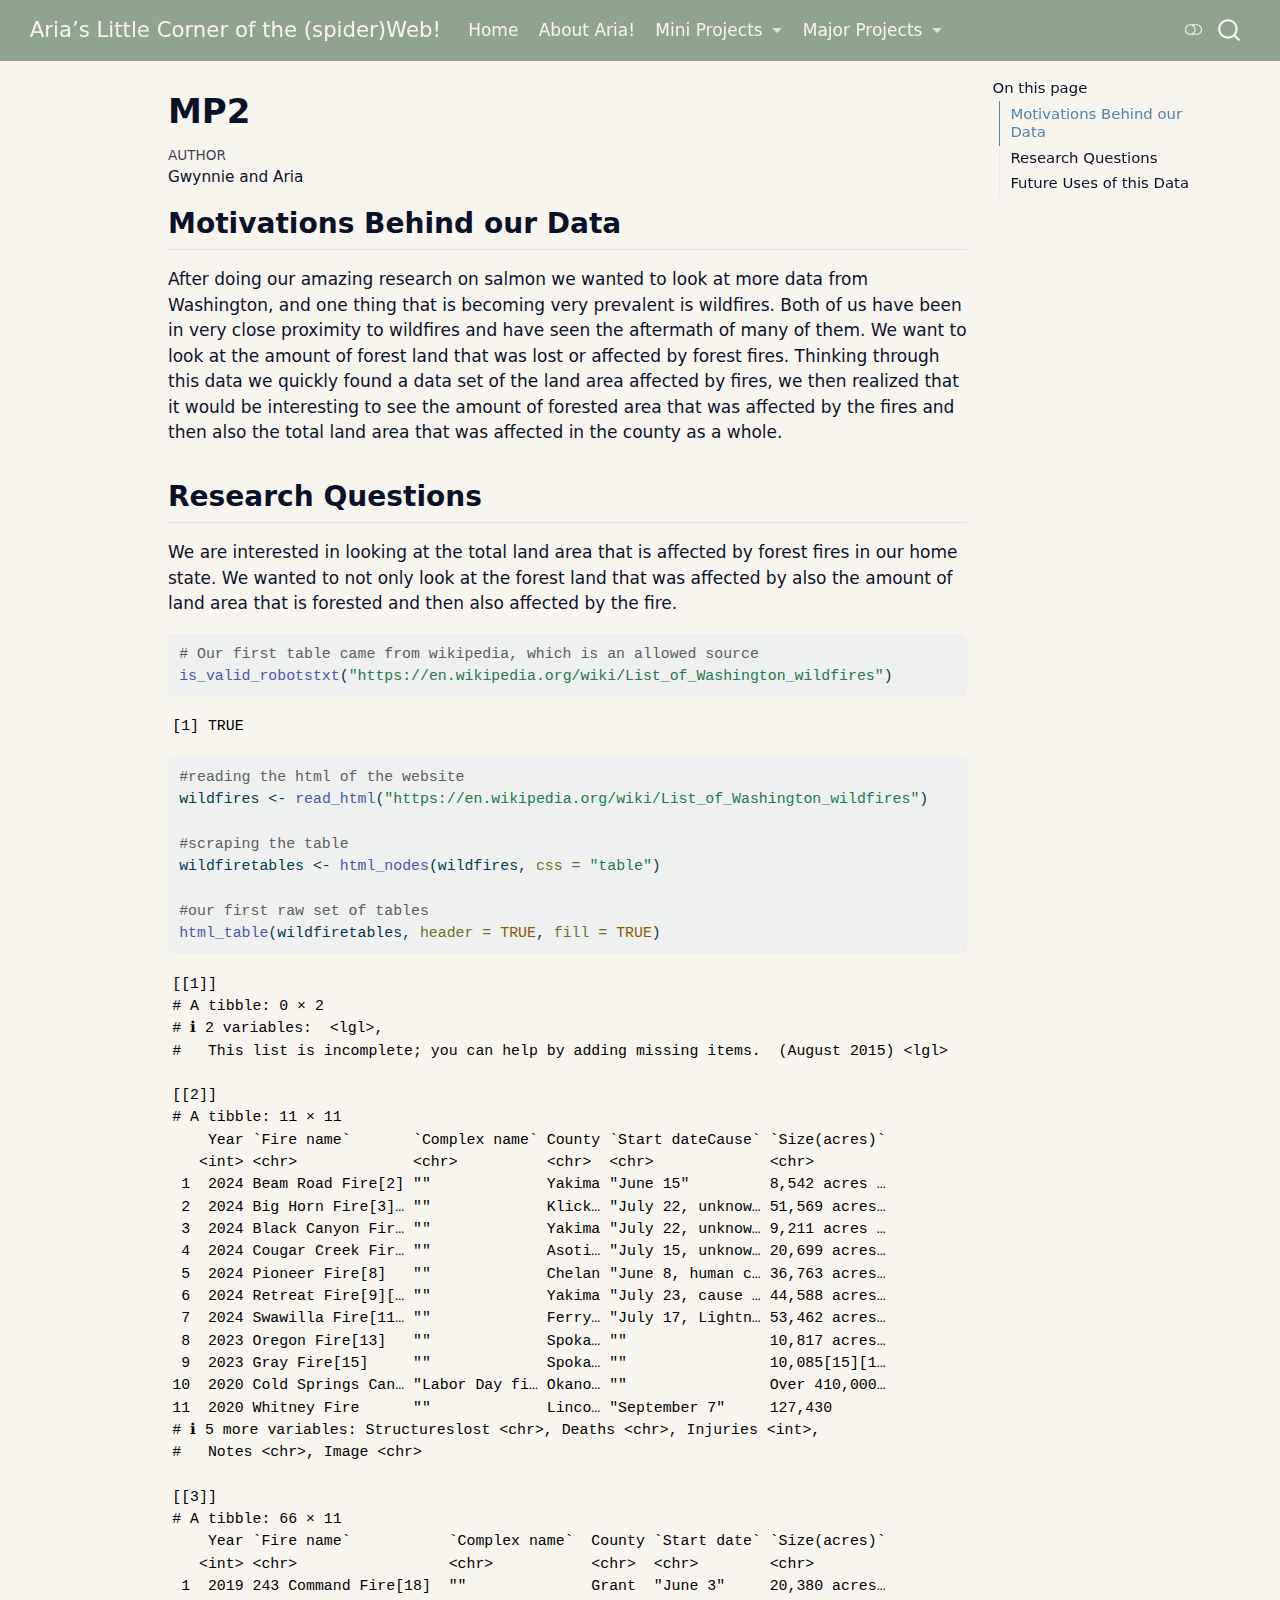
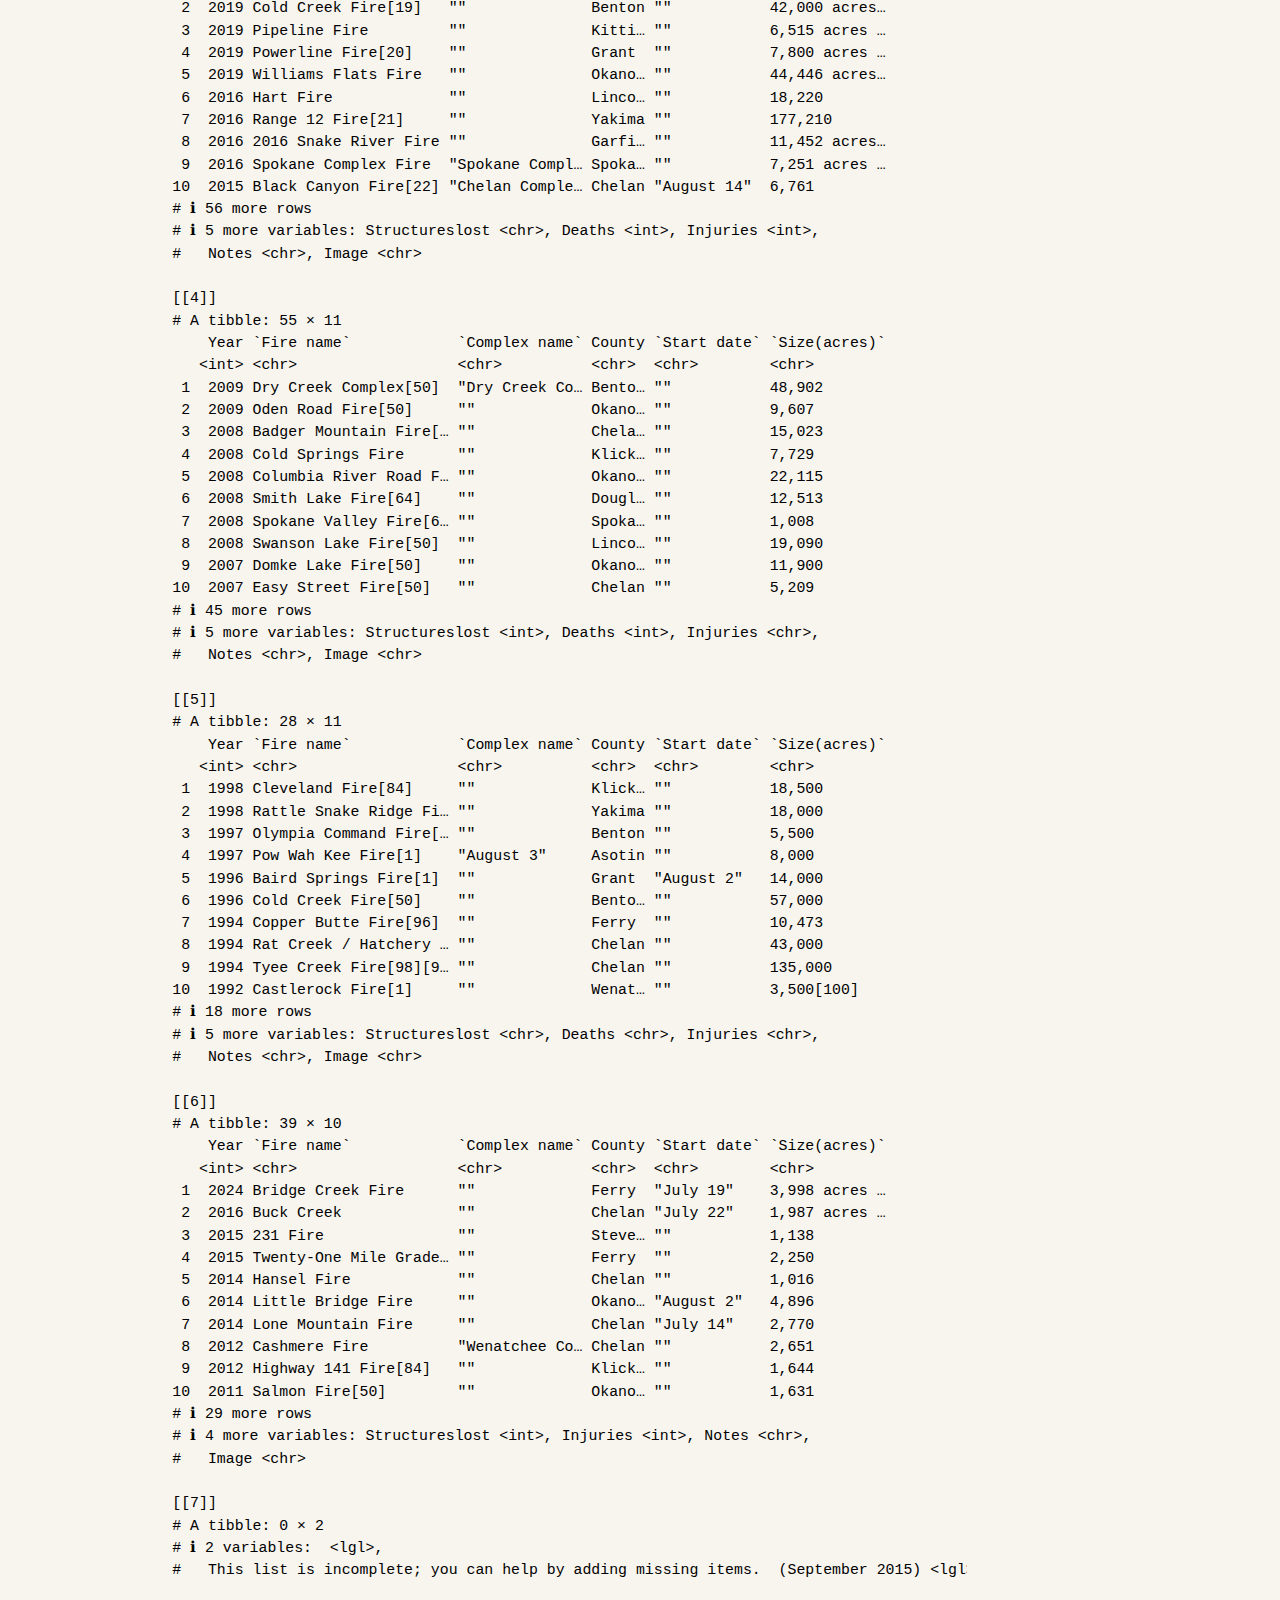
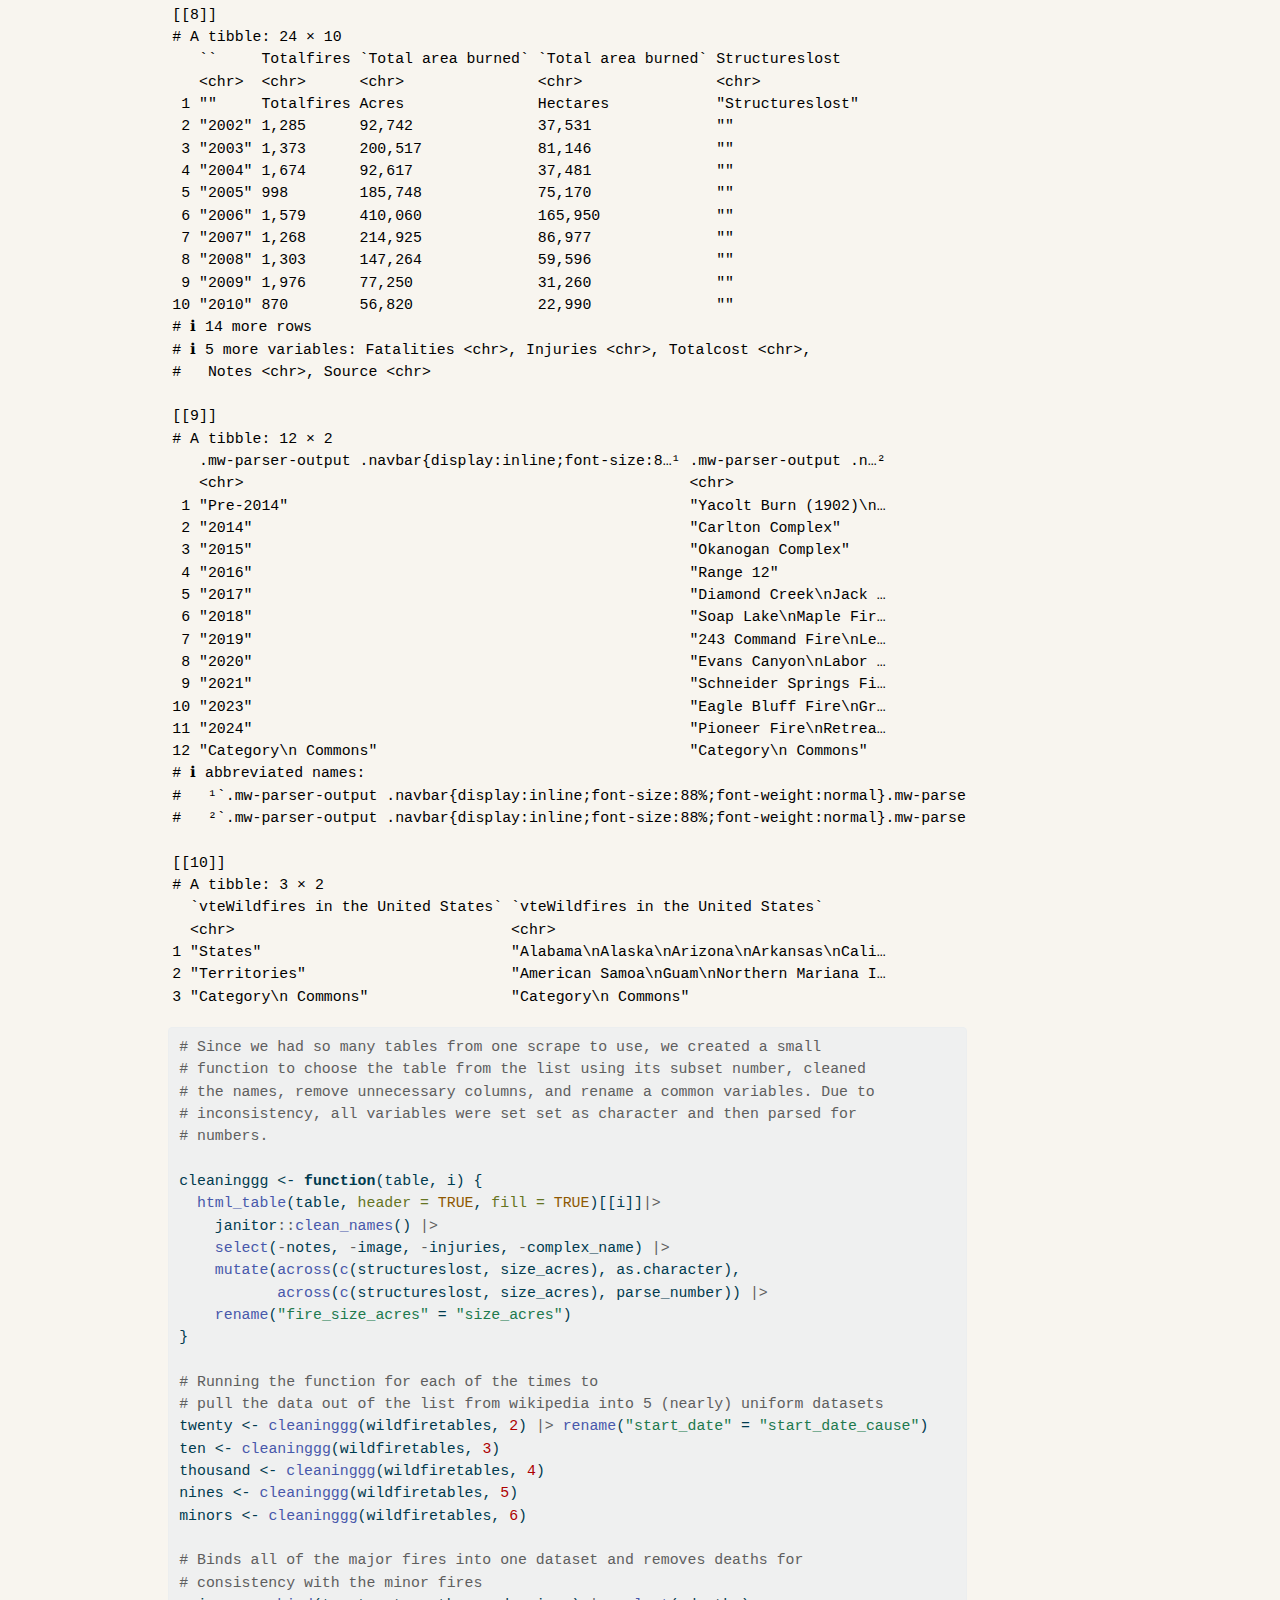
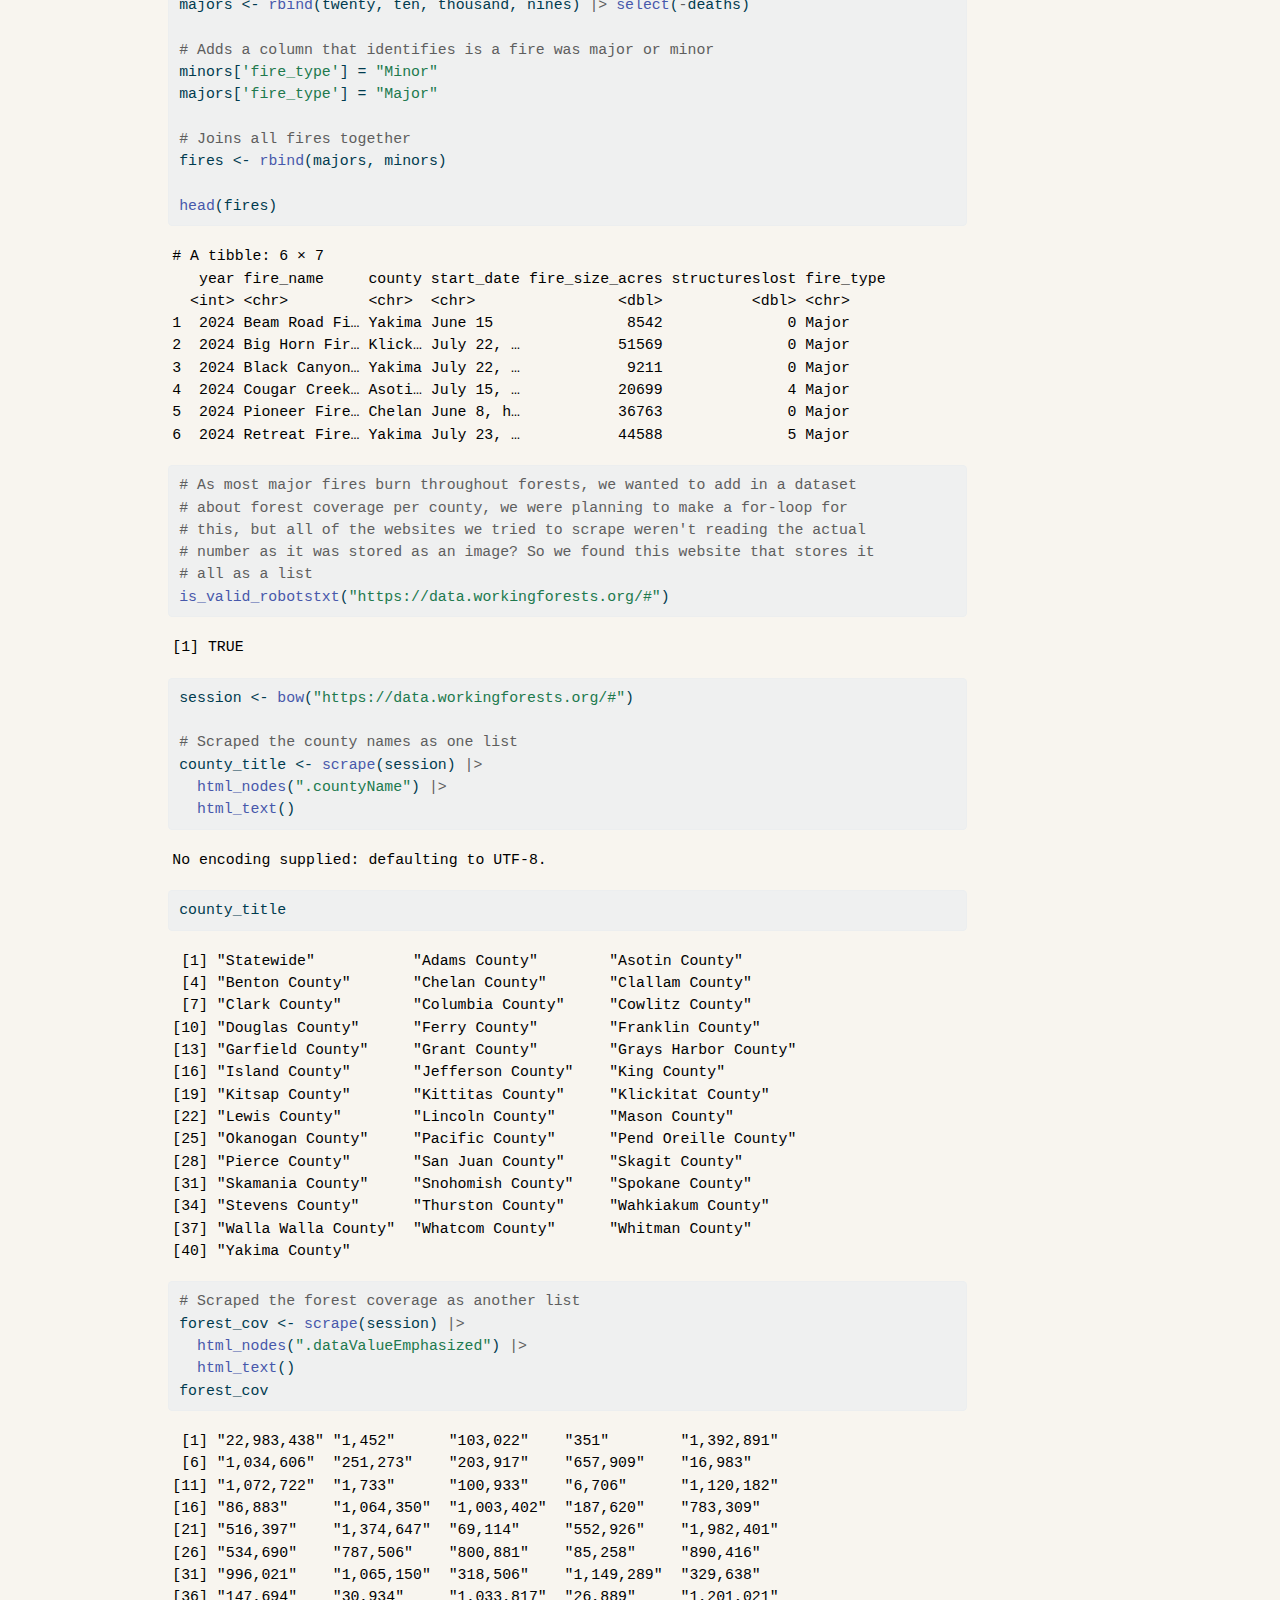
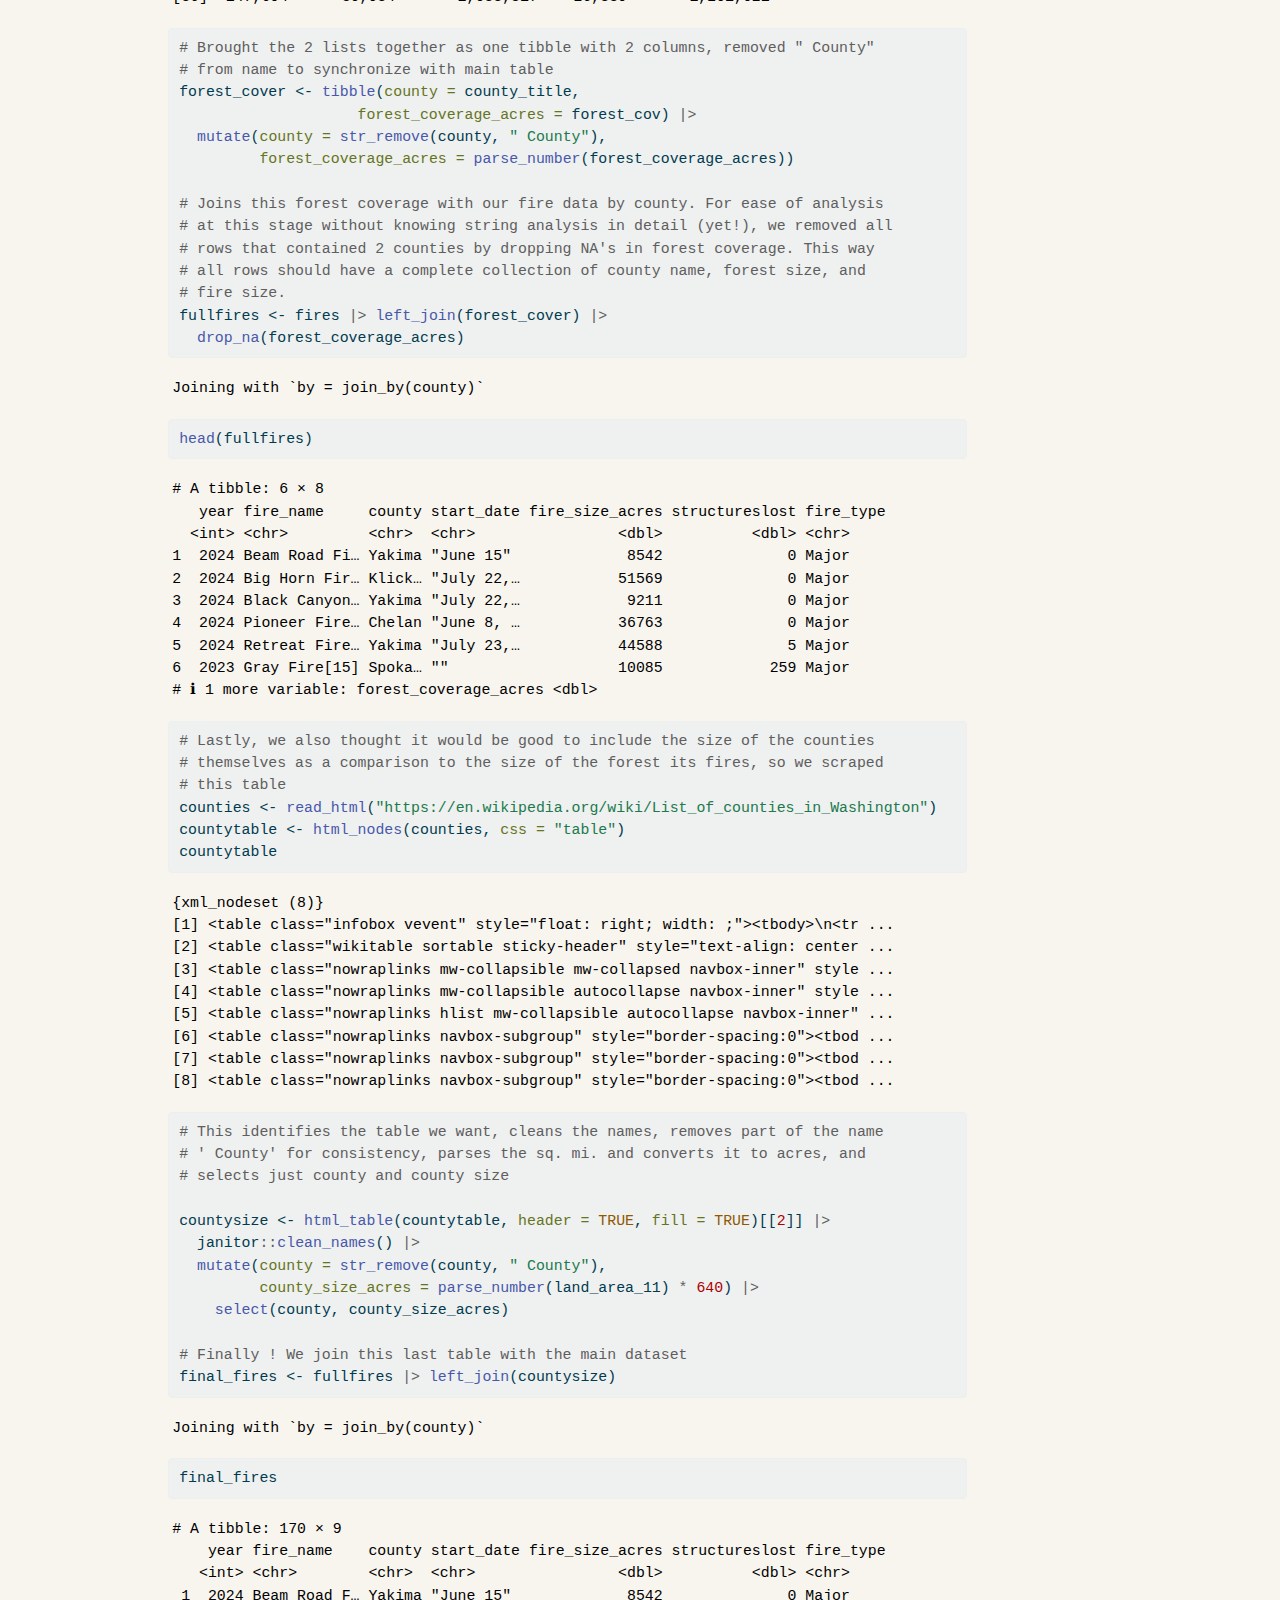
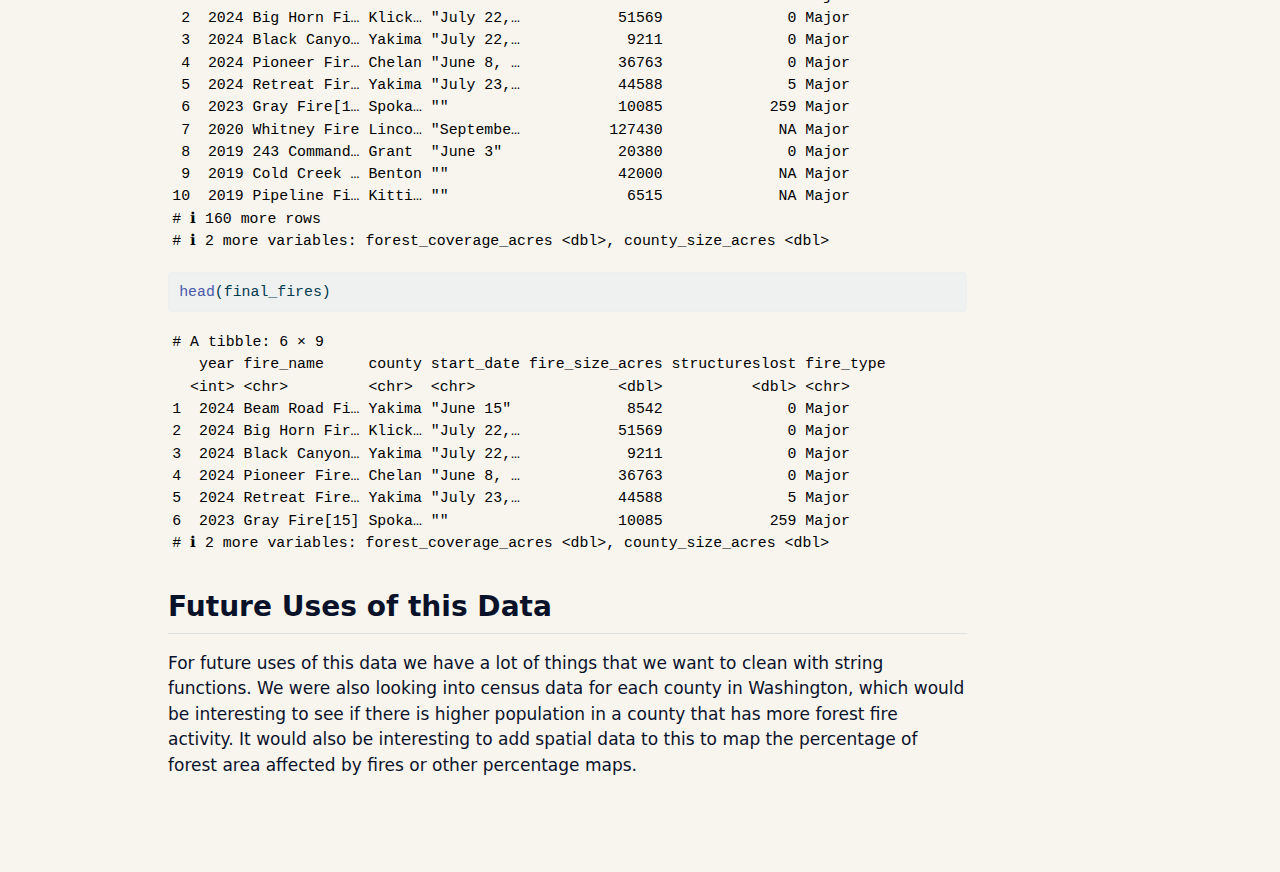
<file: docs/MP2.html>
<!DOCTYPE html>
<html xmlns="http://www.w3.org/1999/xhtml" lang="en" xml:lang="en"><head>

<meta charset="utf-8">
<meta name="generator" content="quarto-1.7.32">

<meta name="viewport" content="width=device-width, initial-scale=1.0, user-scalable=yes">

<meta name="author" content="Gwynnie and Aria">

<title>MP2 – Aria’s Little Corner of the (spider)Web!</title>
<style>
code{white-space: pre-wrap;}
span.smallcaps{font-variant: small-caps;}
div.columns{display: flex; gap: min(4vw, 1.5em);}
div.column{flex: auto; overflow-x: auto;}
div.hanging-indent{margin-left: 1.5em; text-indent: -1.5em;}
ul.task-list{list-style: none;}
ul.task-list li input[type="checkbox"] {
  width: 0.8em;
  margin: 0 0.8em 0.2em -1em; /* quarto-specific, see https://github.com/quarto-dev/quarto-cli/issues/4556 */ 
  vertical-align: middle;
}
/* CSS for syntax highlighting */
html { -webkit-text-size-adjust: 100%; }
pre > code.sourceCode { white-space: pre; position: relative; }
pre > code.sourceCode > span { display: inline-block; line-height: 1.25; }
pre > code.sourceCode > span:empty { height: 1.2em; }
.sourceCode { overflow: visible; }
code.sourceCode > span { color: inherit; text-decoration: inherit; }
div.sourceCode { margin: 1em 0; }
pre.sourceCode { margin: 0; }
@media screen {
div.sourceCode { overflow: auto; }
}
@media print {
pre > code.sourceCode { white-space: pre-wrap; }
pre > code.sourceCode > span { text-indent: -5em; padding-left: 5em; }
}
pre.numberSource code
  { counter-reset: source-line 0; }
pre.numberSource code > span
  { position: relative; left: -4em; counter-increment: source-line; }
pre.numberSource code > span > a:first-child::before
  { content: counter(source-line);
    position: relative; left: -1em; text-align: right; vertical-align: baseline;
    border: none; display: inline-block;
    -webkit-touch-callout: none; -webkit-user-select: none;
    -khtml-user-select: none; -moz-user-select: none;
    -ms-user-select: none; user-select: none;
    padding: 0 4px; width: 4em;
  }
pre.numberSource { margin-left: 3em;  padding-left: 4px; }
div.sourceCode
  {   }
@media screen {
pre > code.sourceCode > span > a:first-child::before { text-decoration: underline; }
}
</style>


<script src="site_libs/quarto-nav/quarto-nav.js"></script>
<script src="site_libs/quarto-nav/headroom.min.js"></script>
<script src="site_libs/clipboard/clipboard.min.js"></script>
<script src="site_libs/quarto-search/autocomplete.umd.js"></script>
<script src="site_libs/quarto-search/fuse.min.js"></script>
<script src="site_libs/quarto-search/quarto-search.js"></script>
<meta name="quarto:offset" content="./">
<script src="site_libs/quarto-html/quarto.js" type="module"></script>
<script src="site_libs/quarto-html/tabsets/tabsets.js" type="module"></script>
<script src="site_libs/quarto-html/popper.min.js"></script>
<script src="site_libs/quarto-html/tippy.umd.min.js"></script>
<script src="site_libs/quarto-html/anchor.min.js"></script>
<link href="site_libs/quarto-html/tippy.css" rel="stylesheet">
<link href="site_libs/quarto-html/quarto-syntax-highlighting-37eea08aefeeee20ff55810ff984fec1.css" rel="stylesheet" class="quarto-color-scheme" id="quarto-text-highlighting-styles">
<link href="site_libs/quarto-html/quarto-syntax-highlighting-dark-2fef5ea3f8957b3e4ecc936fc74692ca.css" rel="stylesheet" class="quarto-color-scheme quarto-color-alternate" id="quarto-text-highlighting-styles">
<link href="site_libs/quarto-html/quarto-syntax-highlighting-37eea08aefeeee20ff55810ff984fec1.css" rel="stylesheet" class="quarto-color-scheme-extra" id="quarto-text-highlighting-styles">
<script src="site_libs/bootstrap/bootstrap.min.js"></script>
<link href="site_libs/bootstrap/bootstrap-icons.css" rel="stylesheet">
<link href="site_libs/bootstrap/bootstrap-ff4d0ca98df21b6b1fac48cd1bf76fe5.min.css" rel="stylesheet" append-hash="true" class="quarto-color-scheme" id="quarto-bootstrap" data-mode="light">
<link href="site_libs/bootstrap/bootstrap-dark-ccd81253fefb92e9cd3f9eb5b5d87b54.min.css" rel="stylesheet" append-hash="true" class="quarto-color-scheme quarto-color-alternate" id="quarto-bootstrap" data-mode="dark">
<link href="site_libs/bootstrap/bootstrap-ff4d0ca98df21b6b1fac48cd1bf76fe5.min.css" rel="stylesheet" append-hash="true" class="quarto-color-scheme-extra" id="quarto-bootstrap" data-mode="light">
<script id="quarto-search-options" type="application/json">{
  "location": "navbar",
  "copy-button": false,
  "collapse-after": 3,
  "panel-placement": "end",
  "type": "overlay",
  "limit": 50,
  "keyboard-shortcut": [
    "f",
    "/",
    "s"
  ],
  "show-item-context": false,
  "language": {
    "search-no-results-text": "No results",
    "search-matching-documents-text": "matching documents",
    "search-copy-link-title": "Copy link to search",
    "search-hide-matches-text": "Hide additional matches",
    "search-more-match-text": "more match in this document",
    "search-more-matches-text": "more matches in this document",
    "search-clear-button-title": "Clear",
    "search-text-placeholder": "",
    "search-detached-cancel-button-title": "Cancel",
    "search-submit-button-title": "Submit",
    "search-label": "Search"
  }
}</script>


<link rel="stylesheet" href="styles.css">
</head>

<body class="nav-fixed quarto-light"><script id="quarto-html-before-body" type="application/javascript">
    const toggleBodyColorMode = (bsSheetEl) => {
      const mode = bsSheetEl.getAttribute("data-mode");
      const bodyEl = window.document.querySelector("body");
      if (mode === "dark") {
        bodyEl.classList.add("quarto-dark");
        bodyEl.classList.remove("quarto-light");
      } else {
        bodyEl.classList.add("quarto-light");
        bodyEl.classList.remove("quarto-dark");
      }
    }
    const toggleBodyColorPrimary = () => {
      const bsSheetEl = window.document.querySelector("link#quarto-bootstrap:not([rel=disabled-stylesheet])");
      if (bsSheetEl) {
        toggleBodyColorMode(bsSheetEl);
      }
    }
    const setColorSchemeToggle = (alternate) => {
      const toggles = window.document.querySelectorAll('.quarto-color-scheme-toggle');
      for (let i=0; i < toggles.length; i++) {
        const toggle = toggles[i];
        if (toggle) {
          if (alternate) {
            toggle.classList.add("alternate");
          } else {
            toggle.classList.remove("alternate");
          }
        }
      }
    };
    const toggleColorMode = (alternate) => {
      // Switch the stylesheets
      const primaryStylesheets = window.document.querySelectorAll('link.quarto-color-scheme:not(.quarto-color-alternate)');
      const alternateStylesheets = window.document.querySelectorAll('link.quarto-color-scheme.quarto-color-alternate');
      manageTransitions('#quarto-margin-sidebar .nav-link', false);
      if (alternate) {
        // note: dark is layered on light, we don't disable primary!
        enableStylesheet(alternateStylesheets);
        for (const sheetNode of alternateStylesheets) {
          if (sheetNode.id === "quarto-bootstrap") {
            toggleBodyColorMode(sheetNode);
          }
        }
      } else {
        disableStylesheet(alternateStylesheets);
        enableStylesheet(primaryStylesheets)
        toggleBodyColorPrimary();
      }
      manageTransitions('#quarto-margin-sidebar .nav-link', true);
      // Switch the toggles
      setColorSchemeToggle(alternate)
      // Hack to workaround the fact that safari doesn't
      // properly recolor the scrollbar when toggling (#1455)
      if (navigator.userAgent.indexOf('Safari') > 0 && navigator.userAgent.indexOf('Chrome') == -1) {
        manageTransitions("body", false);
        window.scrollTo(0, 1);
        setTimeout(() => {
          window.scrollTo(0, 0);
          manageTransitions("body", true);
        }, 40);
      }
    }
    const disableStylesheet = (stylesheets) => {
      for (let i=0; i < stylesheets.length; i++) {
        const stylesheet = stylesheets[i];
        stylesheet.rel = 'disabled-stylesheet';
      }
    }
    const enableStylesheet = (stylesheets) => {
      for (let i=0; i < stylesheets.length; i++) {
        const stylesheet = stylesheets[i];
        if(stylesheet.rel !== 'stylesheet') { // for Chrome, which will still FOUC without this check
          stylesheet.rel = 'stylesheet';
        }
      }
    }
    const manageTransitions = (selector, allowTransitions) => {
      const els = window.document.querySelectorAll(selector);
      for (let i=0; i < els.length; i++) {
        const el = els[i];
        if (allowTransitions) {
          el.classList.remove('notransition');
        } else {
          el.classList.add('notransition');
        }
      }
    }
    const isFileUrl = () => {
      return window.location.protocol === 'file:';
    }
    const hasAlternateSentinel = () => {
      let styleSentinel = getColorSchemeSentinel();
      if (styleSentinel !== null) {
        return styleSentinel === "alternate";
      } else {
        return false;
      }
    }
    const setStyleSentinel = (alternate) => {
      const value = alternate ? "alternate" : "default";
      if (!isFileUrl()) {
        window.localStorage.setItem("quarto-color-scheme", value);
      } else {
        localAlternateSentinel = value;
      }
    }
    const getColorSchemeSentinel = () => {
      if (!isFileUrl()) {
        const storageValue = window.localStorage.getItem("quarto-color-scheme");
        return storageValue != null ? storageValue : localAlternateSentinel;
      } else {
        return localAlternateSentinel;
      }
    }
    const toggleGiscusIfUsed = (isAlternate, darkModeDefault) => {
      const baseTheme = document.querySelector('#giscus-base-theme')?.value ?? 'light';
      const alternateTheme = document.querySelector('#giscus-alt-theme')?.value ?? 'dark';
      let newTheme = '';
      if(authorPrefersDark) {
        newTheme = isAlternate ? baseTheme : alternateTheme;
      } else {
        newTheme = isAlternate ? alternateTheme : baseTheme;
      }
      const changeGiscusTheme = () => {
        // From: https://github.com/giscus/giscus/issues/336
        const sendMessage = (message) => {
          const iframe = document.querySelector('iframe.giscus-frame');
          if (!iframe) return;
          iframe.contentWindow.postMessage({ giscus: message }, 'https://giscus.app');
        }
        sendMessage({
          setConfig: {
            theme: newTheme
          }
        });
      }
      const isGiscussLoaded = window.document.querySelector('iframe.giscus-frame') !== null;
      if (isGiscussLoaded) {
        changeGiscusTheme();
      }
    };
    const authorPrefersDark = false;
    const darkModeDefault = authorPrefersDark;
      document.querySelector('link#quarto-text-highlighting-styles.quarto-color-scheme-extra').rel = 'disabled-stylesheet';
      document.querySelector('link#quarto-bootstrap.quarto-color-scheme-extra').rel = 'disabled-stylesheet';
    let localAlternateSentinel = darkModeDefault ? 'alternate' : 'default';
    // Dark / light mode switch
    window.quartoToggleColorScheme = () => {
      // Read the current dark / light value
      let toAlternate = !hasAlternateSentinel();
      toggleColorMode(toAlternate);
      setStyleSentinel(toAlternate);
      toggleGiscusIfUsed(toAlternate, darkModeDefault);
      window.dispatchEvent(new Event('resize'));
    };
    // Switch to dark mode if need be
    if (hasAlternateSentinel()) {
      toggleColorMode(true);
    } else {
      toggleColorMode(false);
    }
  </script>

<div id="quarto-search-results"></div>
  <header id="quarto-header" class="headroom fixed-top">
    <nav class="navbar navbar-expand-lg " data-bs-theme="dark">
      <div class="navbar-container container-fluid">
      <div class="navbar-brand-container mx-auto">
    <a class="navbar-brand" href="./index.html">
    <span class="navbar-title">Aria’s Little Corner of the (spider)Web!</span>
    </a>
  </div>
            <div id="quarto-search" class="" title="Search"></div>
          <button class="navbar-toggler" type="button" data-bs-toggle="collapse" data-bs-target="#navbarCollapse" aria-controls="navbarCollapse" role="menu" aria-expanded="false" aria-label="Toggle navigation" onclick="if (window.quartoToggleHeadroom) { window.quartoToggleHeadroom(); }">
  <span class="navbar-toggler-icon"></span>
</button>
          <div class="collapse navbar-collapse" id="navbarCollapse">
            <ul class="navbar-nav navbar-nav-scroll me-auto">
  <li class="nav-item">
    <a class="nav-link" href="./index.html"> 
<span class="menu-text">Home</span></a>
  </li>  
  <li class="nav-item">
    <a class="nav-link" href="./about.html"> 
<span class="menu-text">About Aria!</span></a>
  </li>  
  <li class="nav-item dropdown ">
    <a class="nav-link dropdown-toggle" href="#" id="nav-menu-mini-projects" role="link" data-bs-toggle="dropdown" aria-expanded="false">
 <span class="menu-text">Mini Projects</span>
    </a>
    <ul class="dropdown-menu" aria-labelledby="nav-menu-mini-projects">    
        <li>
    <a class="dropdown-item" href="./MiniMapProject.html">
 <span class="dropdown-text">Mini Project #1</span></a>
  </li>  
        <li>
    <a class="dropdown-item" href="./MP2.html">
 <span class="dropdown-text">Mini Project #2</span></a>
  </li>  
        <li>
    <a class="dropdown-item" href="./MiniTextProject.html">
 <span class="dropdown-text">Mini Project #4</span></a>
  </li>  
        <li>
    <a class="dropdown-item" href="./shiny.html">
 <span class="dropdown-text">shiny app??</span></a>
  </li>  
    </ul>
  </li>
  <li class="nav-item dropdown ">
    <a class="nav-link dropdown-toggle" href="#" id="nav-menu-major-projects" role="link" data-bs-toggle="dropdown" aria-expanded="false">
 <span class="menu-text">Major Projects</span>
    </a>
    <ul class="dropdown-menu" aria-labelledby="nav-menu-major-projects">    
        <li>
    <a class="dropdown-item" href="./Goshawks_Pres.html">
 <span class="dropdown-text">Spatial Analysis of Goshawks</span></a>
  </li>  
        <li>
    <a class="dropdown-item" href="./salmon_tummys.html">
 <span class="dropdown-text">Analysis of Salmon Stomach Contents</span></a>
  </li>  
    </ul>
  </li>
</ul>
          </div> <!-- /navcollapse -->
            <div class="quarto-navbar-tools">
  <a href="" class="quarto-color-scheme-toggle quarto-navigation-tool  px-1" onclick="window.quartoToggleColorScheme(); return false;" title="Toggle dark mode"><i class="bi"></i></a>
</div>
      </div> <!-- /container-fluid -->
    </nav>
</header>
<!-- content -->
<div id="quarto-content" class="quarto-container page-columns page-rows-contents page-layout-article page-navbar">
<!-- sidebar -->
<!-- margin-sidebar -->
    <div id="quarto-margin-sidebar" class="sidebar margin-sidebar">
        <nav id="TOC" role="doc-toc" class="toc-active">
    <h2 id="toc-title">On this page</h2>
   
  <ul>
  <li><a href="#motivations-behind-our-data" id="toc-motivations-behind-our-data" class="nav-link active" data-scroll-target="#motivations-behind-our-data">Motivations Behind our Data</a></li>
  <li><a href="#research-questions" id="toc-research-questions" class="nav-link" data-scroll-target="#research-questions">Research Questions</a></li>
  <li><a href="#future-uses-of-this-data" id="toc-future-uses-of-this-data" class="nav-link" data-scroll-target="#future-uses-of-this-data">Future Uses of this Data</a></li>
  </ul>
</nav>
    </div>
<!-- main -->
<main class="content" id="quarto-document-content">


<header id="title-block-header" class="quarto-title-block default">
<div class="quarto-title">
<h1 class="title">MP2</h1>
</div>



<div class="quarto-title-meta">

    <div>
    <div class="quarto-title-meta-heading">Author</div>
    <div class="quarto-title-meta-contents">
             <p>Gwynnie and Aria </p>
          </div>
  </div>
    
  
    
  </div>
  


</header>


<section id="motivations-behind-our-data" class="level2">
<h2 class="anchored" data-anchor-id="motivations-behind-our-data">Motivations Behind our Data</h2>
<p>After doing our amazing research on salmon we wanted to look at more data from Washington, and one thing that is becoming very prevalent is wildfires. Both of us have been in very close proximity to wildfires and have seen the aftermath of many of them. We want to look at the amount of forest land that was lost or affected by forest fires. Thinking through this data we quickly found a data set of the land area affected by fires, we then realized that it would be interesting to see the amount of forested area that was affected by the fires and then also the total land area that was affected in the county as a whole.</p>
</section>
<section id="research-questions" class="level2">
<h2 class="anchored" data-anchor-id="research-questions">Research Questions</h2>
<p>We are interested in looking at the total land area that is affected by forest fires in our home state. We wanted to not only look at the forest land that was affected by also the amount of land area that is forested and then also affected by the fire.</p>
<div class="cell">
<div class="sourceCode cell-code" id="cb1"><pre class="sourceCode r code-with-copy"><code class="sourceCode r"><span id="cb1-1"><a href="#cb1-1" aria-hidden="true" tabindex="-1"></a><span class="co"># Our first table came from wikipedia, which is an allowed source</span></span>
<span id="cb1-2"><a href="#cb1-2" aria-hidden="true" tabindex="-1"></a><span class="fu">is_valid_robotstxt</span>(<span class="st">"https://en.wikipedia.org/wiki/List_of_Washington_wildfires"</span>)</span></code><button title="Copy to Clipboard" class="code-copy-button"><i class="bi"></i></button></pre></div>
<div class="cell-output cell-output-stdout">
<pre><code>[1] TRUE</code></pre>
</div>
<div class="sourceCode cell-code" id="cb3"><pre class="sourceCode r code-with-copy"><code class="sourceCode r"><span id="cb3-1"><a href="#cb3-1" aria-hidden="true" tabindex="-1"></a><span class="co">#reading the html of the website</span></span>
<span id="cb3-2"><a href="#cb3-2" aria-hidden="true" tabindex="-1"></a>wildfires <span class="ot">&lt;-</span> <span class="fu">read_html</span>(<span class="st">"https://en.wikipedia.org/wiki/List_of_Washington_wildfires"</span>)</span>
<span id="cb3-3"><a href="#cb3-3" aria-hidden="true" tabindex="-1"></a></span>
<span id="cb3-4"><a href="#cb3-4" aria-hidden="true" tabindex="-1"></a><span class="co">#scraping the table</span></span>
<span id="cb3-5"><a href="#cb3-5" aria-hidden="true" tabindex="-1"></a>wildfiretables <span class="ot">&lt;-</span> <span class="fu">html_nodes</span>(wildfires, <span class="at">css =</span> <span class="st">"table"</span>) </span>
<span id="cb3-6"><a href="#cb3-6" aria-hidden="true" tabindex="-1"></a></span>
<span id="cb3-7"><a href="#cb3-7" aria-hidden="true" tabindex="-1"></a><span class="co">#our first raw set of tables</span></span>
<span id="cb3-8"><a href="#cb3-8" aria-hidden="true" tabindex="-1"></a><span class="fu">html_table</span>(wildfiretables, <span class="at">header =</span> <span class="cn">TRUE</span>, <span class="at">fill =</span> <span class="cn">TRUE</span>)</span></code><button title="Copy to Clipboard" class="code-copy-button"><i class="bi"></i></button></pre></div>
<div class="cell-output cell-output-stdout">
<pre><code>[[1]]
# A tibble: 0 × 2
# ℹ 2 variables:  &lt;lgl&gt;,
#   This list is incomplete; you can help by adding missing items.  (August 2015) &lt;lgl&gt;

[[2]]
# A tibble: 11 × 11
    Year `Fire name`       `Complex name` County `Start dateCause` `Size(acres)`
   &lt;int&gt; &lt;chr&gt;             &lt;chr&gt;          &lt;chr&gt;  &lt;chr&gt;             &lt;chr&gt;        
 1  2024 Beam Road Fire[2] ""             Yakima "June 15"         8,542 acres …
 2  2024 Big Horn Fire[3]… ""             Klick… "July 22, unknow… 51,569 acres…
 3  2024 Black Canyon Fir… ""             Yakima "July 22, unknow… 9,211 acres …
 4  2024 Cougar Creek Fir… ""             Asoti… "July 15, unknow… 20,699 acres…
 5  2024 Pioneer Fire[8]   ""             Chelan "June 8, human c… 36,763 acres…
 6  2024 Retreat Fire[9][… ""             Yakima "July 23, cause … 44,588 acres…
 7  2024 Swawilla Fire[11… ""             Ferry… "July 17, Lightn… 53,462 acres…
 8  2023 Oregon Fire[13]   ""             Spoka… ""                10,817 acres…
 9  2023 Gray Fire[15]     ""             Spoka… ""                10,085[15][1…
10  2020 Cold Springs Can… "Labor Day fi… Okano… ""                Over 410,000…
11  2020 Whitney Fire      ""             Linco… "September 7"     127,430      
# ℹ 5 more variables: Structureslost &lt;chr&gt;, Deaths &lt;chr&gt;, Injuries &lt;int&gt;,
#   Notes &lt;chr&gt;, Image &lt;chr&gt;

[[3]]
# A tibble: 66 × 11
    Year `Fire name`           `Complex name`  County `Start date` `Size(acres)`
   &lt;int&gt; &lt;chr&gt;                 &lt;chr&gt;           &lt;chr&gt;  &lt;chr&gt;        &lt;chr&gt;        
 1  2019 243 Command Fire[18]  ""              Grant  "June 3"     20,380 acres…
 2  2019 Cold Creek Fire[19]   ""              Benton ""           42,000 acres…
 3  2019 Pipeline Fire         ""              Kitti… ""           6,515 acres …
 4  2019 Powerline Fire[20]    ""              Grant  ""           7,800 acres …
 5  2019 Williams Flats Fire   ""              Okano… ""           44,446 acres…
 6  2016 Hart Fire             ""              Linco… ""           18,220       
 7  2016 Range 12 Fire[21]     ""              Yakima ""           177,210      
 8  2016 2016 Snake River Fire ""              Garfi… ""           11,452 acres…
 9  2016 Spokane Complex Fire  "Spokane Compl… Spoka… ""           7,251 acres …
10  2015 Black Canyon Fire[22] "Chelan Comple… Chelan "August 14"  6,761        
# ℹ 56 more rows
# ℹ 5 more variables: Structureslost &lt;chr&gt;, Deaths &lt;int&gt;, Injuries &lt;int&gt;,
#   Notes &lt;chr&gt;, Image &lt;chr&gt;

[[4]]
# A tibble: 55 × 11
    Year `Fire name`            `Complex name` County `Start date` `Size(acres)`
   &lt;int&gt; &lt;chr&gt;                  &lt;chr&gt;          &lt;chr&gt;  &lt;chr&gt;        &lt;chr&gt;        
 1  2009 Dry Creek Complex[50]  "Dry Creek Co… Bento… ""           48,902       
 2  2009 Oden Road Fire[50]     ""             Okano… ""           9,607        
 3  2008 Badger Mountain Fire[… ""             Chela… ""           15,023       
 4  2008 Cold Springs Fire      ""             Klick… ""           7,729        
 5  2008 Columbia River Road F… ""             Okano… ""           22,115       
 6  2008 Smith Lake Fire[64]    ""             Dougl… ""           12,513       
 7  2008 Spokane Valley Fire[6… ""             Spoka… ""           1,008        
 8  2008 Swanson Lake Fire[50]  ""             Linco… ""           19,090       
 9  2007 Domke Lake Fire[50]    ""             Okano… ""           11,900       
10  2007 Easy Street Fire[50]   ""             Chelan ""           5,209        
# ℹ 45 more rows
# ℹ 5 more variables: Structureslost &lt;int&gt;, Deaths &lt;int&gt;, Injuries &lt;chr&gt;,
#   Notes &lt;chr&gt;, Image &lt;chr&gt;

[[5]]
# A tibble: 28 × 11
    Year `Fire name`            `Complex name` County `Start date` `Size(acres)`
   &lt;int&gt; &lt;chr&gt;                  &lt;chr&gt;          &lt;chr&gt;  &lt;chr&gt;        &lt;chr&gt;        
 1  1998 Cleveland Fire[84]     ""             Klick… ""           18,500       
 2  1998 Rattle Snake Ridge Fi… ""             Yakima ""           18,000       
 3  1997 Olympia Command Fire[… ""             Benton ""           5,500        
 4  1997 Pow Wah Kee Fire[1]    "August 3"     Asotin ""           8,000        
 5  1996 Baird Springs Fire[1]  ""             Grant  "August 2"   14,000       
 6  1996 Cold Creek Fire[50]    ""             Bento… ""           57,000       
 7  1994 Copper Butte Fire[96]  ""             Ferry  ""           10,473       
 8  1994 Rat Creek / Hatchery … ""             Chelan ""           43,000       
 9  1994 Tyee Creek Fire[98][9… ""             Chelan ""           135,000      
10  1992 Castlerock Fire[1]     ""             Wenat… ""           3,500[100]   
# ℹ 18 more rows
# ℹ 5 more variables: Structureslost &lt;chr&gt;, Deaths &lt;chr&gt;, Injuries &lt;chr&gt;,
#   Notes &lt;chr&gt;, Image &lt;chr&gt;

[[6]]
# A tibble: 39 × 10
    Year `Fire name`            `Complex name` County `Start date` `Size(acres)`
   &lt;int&gt; &lt;chr&gt;                  &lt;chr&gt;          &lt;chr&gt;  &lt;chr&gt;        &lt;chr&gt;        
 1  2024 Bridge Creek Fire      ""             Ferry  "July 19"    3,998 acres …
 2  2016 Buck Creek             ""             Chelan "July 22"    1,987 acres …
 3  2015 231 Fire               ""             Steve… ""           1,138        
 4  2015 Twenty-One Mile Grade… ""             Ferry  ""           2,250        
 5  2014 Hansel Fire            ""             Chelan ""           1,016        
 6  2014 Little Bridge Fire     ""             Okano… "August 2"   4,896        
 7  2014 Lone Mountain Fire     ""             Chelan "July 14"    2,770        
 8  2012 Cashmere Fire          "Wenatchee Co… Chelan ""           2,651        
 9  2012 Highway 141 Fire[84]   ""             Klick… ""           1,644        
10  2011 Salmon Fire[50]        ""             Okano… ""           1,631        
# ℹ 29 more rows
# ℹ 4 more variables: Structureslost &lt;int&gt;, Injuries &lt;int&gt;, Notes &lt;chr&gt;,
#   Image &lt;chr&gt;

[[7]]
# A tibble: 0 × 2
# ℹ 2 variables:  &lt;lgl&gt;,
#   This list is incomplete; you can help by adding missing items.  (September 2015) &lt;lgl&gt;

[[8]]
# A tibble: 24 × 10
   ``     Totalfires `Total area burned` `Total area burned` Structureslost  
   &lt;chr&gt;  &lt;chr&gt;      &lt;chr&gt;               &lt;chr&gt;               &lt;chr&gt;           
 1 ""     Totalfires Acres               Hectares            "Structureslost"
 2 "2002" 1,285      92,742              37,531              ""              
 3 "2003" 1,373      200,517             81,146              ""              
 4 "2004" 1,674      92,617              37,481              ""              
 5 "2005" 998        185,748             75,170              ""              
 6 "2006" 1,579      410,060             165,950             ""              
 7 "2007" 1,268      214,925             86,977              ""              
 8 "2008" 1,303      147,264             59,596              ""              
 9 "2009" 1,976      77,250              31,260              ""              
10 "2010" 870        56,820              22,990              ""              
# ℹ 14 more rows
# ℹ 5 more variables: Fatalities &lt;chr&gt;, Injuries &lt;chr&gt;, Totalcost &lt;chr&gt;,
#   Notes &lt;chr&gt;, Source &lt;chr&gt;

[[9]]
# A tibble: 12 × 2
   .mw-parser-output .navbar{display:inline;font-size:8…¹ .mw-parser-output .n…²
   &lt;chr&gt;                                                  &lt;chr&gt;                 
 1 "Pre-2014"                                             "Yacolt Burn (1902)\n…
 2 "2014"                                                 "Carlton Complex"     
 3 "2015"                                                 "Okanogan Complex"    
 4 "2016"                                                 "Range 12"            
 5 "2017"                                                 "Diamond Creek\nJack …
 6 "2018"                                                 "Soap Lake\nMaple Fir…
 7 "2019"                                                 "243 Command Fire\nLe…
 8 "2020"                                                 "Evans Canyon\nLabor …
 9 "2021"                                                 "Schneider Springs Fi…
10 "2023"                                                 "Eagle Bluff Fire\nGr…
11 "2024"                                                 "Pioneer Fire\nRetrea…
12 "Category\n Commons"                                   "Category\n Commons"  
# ℹ abbreviated names:
#   ¹​`.mw-parser-output .navbar{display:inline;font-size:88%;font-weight:normal}.mw-parser-output .navbar-collapse{float:left;text-align:left}.mw-parser-output .navbar-boxtext{word-spacing:0}.mw-parser-output .navbar ul{display:inline-block;white-space:nowrap;line-height:inherit}.mw-parser-output .navbar-brackets::before{margin-right:-0.125em;content:"[ "}.mw-parser-output .navbar-brackets::after{margin-left:-0.125em;content:" ]"}.mw-parser-output .navbar li{word-spacing:-0.125em}.mw-parser-output .navbar a&gt;span,.mw-parser-output .navbar a&gt;abbr{text-decoration:inherit}.mw-parser-output .navbar-mini abbr{font-variant:small-caps;border-bottom:none;text-decoration:none;cursor:inherit}.mw-parser-output .navbar-ct-full{font-size:114%;margin:0 7em}.mw-parser-output .navbar-ct-mini{font-size:114%;margin:0 4em}html.skin-theme-clientpref-night .mw-parser-output .navbar li a abbr{color:var(--color-base)!important}@media(prefers-color-scheme:dark){html.skin-theme-clientpref-os .mw-parser-output .navbar li a abbr{color:var(--color-base)!important}}@media print{.mw-parser-output .navbar{display:none!important}}vteWashington wildfires`,
#   ²​`.mw-parser-output .navbar{display:inline;font-size:88%;font-weight:normal}.mw-parser-output .navbar-collapse{float:left;text-align:left}.mw-parser-output .navbar-boxtext{word-spacing:0}.mw-parser-output .navbar ul{display:inline-block;white-space:nowrap;line-height:inherit}.mw-parser-output .navbar-brackets::before{margin-right:-0.125em;content:"[ "}.mw-parser-output .navbar-brackets::after{margin-left:-0.125em;content:" ]"}.mw-parser-output .navbar li{word-spacing:-0.125em}.mw-parser-output .navbar a&gt;span,.mw-parser-output .navbar a&gt;abbr{text-decoration:inherit}.mw-parser-output .navbar-mini abbr{font-variant:small-caps;border-bottom:none;text-decoration:none;cursor:inherit}.mw-parser-output .navbar-ct-full{font-size:114%;margin:0 7em}.mw-parser-output .navbar-ct-mini{font-size:114%;margin:0 4em}html.skin-theme-clientpref-night .mw-parser-output .navbar li a abbr{color:var(--color-base)!important}@media(prefers-color-scheme:dark){html.skin-theme-clientpref-os .mw-parser-output .navbar li a abbr{color:var(--color-base)!important}}@media print{.mw-parser-output .navbar{display:none!important}}vteWashington wildfires`

[[10]]
# A tibble: 3 × 2
  `vteWildfires in the United States` `vteWildfires in the United States`       
  &lt;chr&gt;                               &lt;chr&gt;                                     
1 "States"                            "Alabama\nAlaska\nArizona\nArkansas\nCali…
2 "Territories"                       "American Samoa\nGuam\nNorthern Mariana I…
3 "Category\n Commons"                "Category\n Commons"                      </code></pre>
</div>
</div>
<div class="cell">
<div class="sourceCode cell-code" id="cb5"><pre class="sourceCode r code-with-copy"><code class="sourceCode r"><span id="cb5-1"><a href="#cb5-1" aria-hidden="true" tabindex="-1"></a><span class="co"># Since we had so many tables from one scrape to use, we created a small </span></span>
<span id="cb5-2"><a href="#cb5-2" aria-hidden="true" tabindex="-1"></a><span class="co"># function to choose the table from the list using its subset number, cleaned </span></span>
<span id="cb5-3"><a href="#cb5-3" aria-hidden="true" tabindex="-1"></a><span class="co"># the names, remove unnecessary columns, and rename a common variables. Due to </span></span>
<span id="cb5-4"><a href="#cb5-4" aria-hidden="true" tabindex="-1"></a><span class="co"># inconsistency, all variables were set set as character and then parsed for </span></span>
<span id="cb5-5"><a href="#cb5-5" aria-hidden="true" tabindex="-1"></a><span class="co"># numbers.</span></span>
<span id="cb5-6"><a href="#cb5-6" aria-hidden="true" tabindex="-1"></a></span>
<span id="cb5-7"><a href="#cb5-7" aria-hidden="true" tabindex="-1"></a>cleaninggg <span class="ot">&lt;-</span> <span class="cf">function</span>(table, i) {</span>
<span id="cb5-8"><a href="#cb5-8" aria-hidden="true" tabindex="-1"></a>  <span class="fu">html_table</span>(table, <span class="at">header =</span> <span class="cn">TRUE</span>, <span class="at">fill =</span> <span class="cn">TRUE</span>)[[i]]<span class="sc">|&gt;</span> </span>
<span id="cb5-9"><a href="#cb5-9" aria-hidden="true" tabindex="-1"></a>    janitor<span class="sc">::</span><span class="fu">clean_names</span>() <span class="sc">|&gt;</span></span>
<span id="cb5-10"><a href="#cb5-10" aria-hidden="true" tabindex="-1"></a>    <span class="fu">select</span>(<span class="sc">-</span>notes, <span class="sc">-</span>image, <span class="sc">-</span>injuries, <span class="sc">-</span>complex_name) <span class="sc">|&gt;</span></span>
<span id="cb5-11"><a href="#cb5-11" aria-hidden="true" tabindex="-1"></a>    <span class="fu">mutate</span>(<span class="fu">across</span>(<span class="fu">c</span>(structureslost, size_acres), as.character),</span>
<span id="cb5-12"><a href="#cb5-12" aria-hidden="true" tabindex="-1"></a>           <span class="fu">across</span>(<span class="fu">c</span>(structureslost, size_acres), parse_number)) <span class="sc">|&gt;</span></span>
<span id="cb5-13"><a href="#cb5-13" aria-hidden="true" tabindex="-1"></a>    <span class="fu">rename</span>(<span class="st">"fire_size_acres"</span> <span class="ot">=</span> <span class="st">"size_acres"</span>)</span>
<span id="cb5-14"><a href="#cb5-14" aria-hidden="true" tabindex="-1"></a>}</span>
<span id="cb5-15"><a href="#cb5-15" aria-hidden="true" tabindex="-1"></a></span>
<span id="cb5-16"><a href="#cb5-16" aria-hidden="true" tabindex="-1"></a><span class="co"># Running the function for each of the times to </span></span>
<span id="cb5-17"><a href="#cb5-17" aria-hidden="true" tabindex="-1"></a><span class="co"># pull the data out of the list from wikipedia into 5 (nearly) uniform datasets</span></span>
<span id="cb5-18"><a href="#cb5-18" aria-hidden="true" tabindex="-1"></a>twenty <span class="ot">&lt;-</span> <span class="fu">cleaninggg</span>(wildfiretables, <span class="dv">2</span>) <span class="sc">|&gt;</span> <span class="fu">rename</span>(<span class="st">"start_date"</span> <span class="ot">=</span> <span class="st">"start_date_cause"</span>)</span>
<span id="cb5-19"><a href="#cb5-19" aria-hidden="true" tabindex="-1"></a>ten <span class="ot">&lt;-</span> <span class="fu">cleaninggg</span>(wildfiretables, <span class="dv">3</span>) </span>
<span id="cb5-20"><a href="#cb5-20" aria-hidden="true" tabindex="-1"></a>thousand <span class="ot">&lt;-</span> <span class="fu">cleaninggg</span>(wildfiretables, <span class="dv">4</span>)</span>
<span id="cb5-21"><a href="#cb5-21" aria-hidden="true" tabindex="-1"></a>nines <span class="ot">&lt;-</span> <span class="fu">cleaninggg</span>(wildfiretables, <span class="dv">5</span>) </span>
<span id="cb5-22"><a href="#cb5-22" aria-hidden="true" tabindex="-1"></a>minors <span class="ot">&lt;-</span> <span class="fu">cleaninggg</span>(wildfiretables, <span class="dv">6</span>) </span>
<span id="cb5-23"><a href="#cb5-23" aria-hidden="true" tabindex="-1"></a></span>
<span id="cb5-24"><a href="#cb5-24" aria-hidden="true" tabindex="-1"></a><span class="co"># Binds all of the major fires into one dataset and removes deaths for </span></span>
<span id="cb5-25"><a href="#cb5-25" aria-hidden="true" tabindex="-1"></a><span class="co"># consistency with the minor fires</span></span>
<span id="cb5-26"><a href="#cb5-26" aria-hidden="true" tabindex="-1"></a>majors <span class="ot">&lt;-</span> <span class="fu">rbind</span>(twenty, ten, thousand, nines) <span class="sc">|&gt;</span> <span class="fu">select</span>(<span class="sc">-</span>deaths)</span>
<span id="cb5-27"><a href="#cb5-27" aria-hidden="true" tabindex="-1"></a></span>
<span id="cb5-28"><a href="#cb5-28" aria-hidden="true" tabindex="-1"></a><span class="co"># Adds a column that identifies is a fire was major or minor</span></span>
<span id="cb5-29"><a href="#cb5-29" aria-hidden="true" tabindex="-1"></a>minors[<span class="st">'fire_type'</span>] <span class="ot">=</span> <span class="st">"Minor"</span></span>
<span id="cb5-30"><a href="#cb5-30" aria-hidden="true" tabindex="-1"></a>majors[<span class="st">'fire_type'</span>] <span class="ot">=</span> <span class="st">"Major"</span></span>
<span id="cb5-31"><a href="#cb5-31" aria-hidden="true" tabindex="-1"></a></span>
<span id="cb5-32"><a href="#cb5-32" aria-hidden="true" tabindex="-1"></a><span class="co"># Joins all fires together</span></span>
<span id="cb5-33"><a href="#cb5-33" aria-hidden="true" tabindex="-1"></a>fires <span class="ot">&lt;-</span> <span class="fu">rbind</span>(majors, minors)</span>
<span id="cb5-34"><a href="#cb5-34" aria-hidden="true" tabindex="-1"></a></span>
<span id="cb5-35"><a href="#cb5-35" aria-hidden="true" tabindex="-1"></a><span class="fu">head</span>(fires)</span></code><button title="Copy to Clipboard" class="code-copy-button"><i class="bi"></i></button></pre></div>
<div class="cell-output cell-output-stdout">
<pre><code># A tibble: 6 × 7
   year fire_name     county start_date fire_size_acres structureslost fire_type
  &lt;int&gt; &lt;chr&gt;         &lt;chr&gt;  &lt;chr&gt;                &lt;dbl&gt;          &lt;dbl&gt; &lt;chr&gt;    
1  2024 Beam Road Fi… Yakima June 15               8542              0 Major    
2  2024 Big Horn Fir… Klick… July 22, …           51569              0 Major    
3  2024 Black Canyon… Yakima July 22, …            9211              0 Major    
4  2024 Cougar Creek… Asoti… July 15, …           20699              4 Major    
5  2024 Pioneer Fire… Chelan June 8, h…           36763              0 Major    
6  2024 Retreat Fire… Yakima July 23, …           44588              5 Major    </code></pre>
</div>
</div>
<div class="cell">
<div class="sourceCode cell-code" id="cb7"><pre class="sourceCode r code-with-copy"><code class="sourceCode r"><span id="cb7-1"><a href="#cb7-1" aria-hidden="true" tabindex="-1"></a><span class="co"># As most major fires burn throughout forests, we wanted to add in a dataset </span></span>
<span id="cb7-2"><a href="#cb7-2" aria-hidden="true" tabindex="-1"></a><span class="co"># about forest coverage per county, we were planning to make a for-loop for </span></span>
<span id="cb7-3"><a href="#cb7-3" aria-hidden="true" tabindex="-1"></a><span class="co"># this, but all of the websites we tried to scrape weren't reading the actual </span></span>
<span id="cb7-4"><a href="#cb7-4" aria-hidden="true" tabindex="-1"></a><span class="co"># number as it was stored as an image? So we found this website that stores it</span></span>
<span id="cb7-5"><a href="#cb7-5" aria-hidden="true" tabindex="-1"></a><span class="co"># all as a list</span></span>
<span id="cb7-6"><a href="#cb7-6" aria-hidden="true" tabindex="-1"></a><span class="fu">is_valid_robotstxt</span>(<span class="st">"https://data.workingforests.org/#"</span>)</span></code><button title="Copy to Clipboard" class="code-copy-button"><i class="bi"></i></button></pre></div>
<div class="cell-output cell-output-stdout">
<pre><code>[1] TRUE</code></pre>
</div>
<div class="sourceCode cell-code" id="cb9"><pre class="sourceCode r code-with-copy"><code class="sourceCode r"><span id="cb9-1"><a href="#cb9-1" aria-hidden="true" tabindex="-1"></a>session <span class="ot">&lt;-</span> <span class="fu">bow</span>(<span class="st">"https://data.workingforests.org/#"</span>)</span>
<span id="cb9-2"><a href="#cb9-2" aria-hidden="true" tabindex="-1"></a></span>
<span id="cb9-3"><a href="#cb9-3" aria-hidden="true" tabindex="-1"></a><span class="co"># Scraped the county names as one list</span></span>
<span id="cb9-4"><a href="#cb9-4" aria-hidden="true" tabindex="-1"></a>county_title <span class="ot">&lt;-</span> <span class="fu">scrape</span>(session) <span class="sc">|&gt;</span></span>
<span id="cb9-5"><a href="#cb9-5" aria-hidden="true" tabindex="-1"></a>  <span class="fu">html_nodes</span>(<span class="st">".countyName"</span>) <span class="sc">|&gt;</span></span>
<span id="cb9-6"><a href="#cb9-6" aria-hidden="true" tabindex="-1"></a>  <span class="fu">html_text</span>()</span></code><button title="Copy to Clipboard" class="code-copy-button"><i class="bi"></i></button></pre></div>
<div class="cell-output cell-output-stderr">
<pre><code>No encoding supplied: defaulting to UTF-8.</code></pre>
</div>
<div class="sourceCode cell-code" id="cb11"><pre class="sourceCode r code-with-copy"><code class="sourceCode r"><span id="cb11-1"><a href="#cb11-1" aria-hidden="true" tabindex="-1"></a>county_title</span></code><button title="Copy to Clipboard" class="code-copy-button"><i class="bi"></i></button></pre></div>
<div class="cell-output cell-output-stdout">
<pre><code> [1] "Statewide"           "Adams County"        "Asotin County"      
 [4] "Benton County"       "Chelan County"       "Clallam County"     
 [7] "Clark County"        "Columbia County"     "Cowlitz County"     
[10] "Douglas County"      "Ferry County"        "Franklin County"    
[13] "Garfield County"     "Grant County"        "Grays Harbor County"
[16] "Island County"       "Jefferson County"    "King County"        
[19] "Kitsap County"       "Kittitas County"     "Klickitat County"   
[22] "Lewis County"        "Lincoln County"      "Mason County"       
[25] "Okanogan County"     "Pacific County"      "Pend Oreille County"
[28] "Pierce County"       "San Juan County"     "Skagit County"      
[31] "Skamania County"     "Snohomish County"    "Spokane County"     
[34] "Stevens County"      "Thurston County"     "Wahkiakum County"   
[37] "Walla Walla County"  "Whatcom County"      "Whitman County"     
[40] "Yakima County"      </code></pre>
</div>
<div class="sourceCode cell-code" id="cb13"><pre class="sourceCode r code-with-copy"><code class="sourceCode r"><span id="cb13-1"><a href="#cb13-1" aria-hidden="true" tabindex="-1"></a><span class="co"># Scraped the forest coverage as another list</span></span>
<span id="cb13-2"><a href="#cb13-2" aria-hidden="true" tabindex="-1"></a>forest_cov <span class="ot">&lt;-</span> <span class="fu">scrape</span>(session) <span class="sc">|&gt;</span></span>
<span id="cb13-3"><a href="#cb13-3" aria-hidden="true" tabindex="-1"></a>  <span class="fu">html_nodes</span>(<span class="st">".dataValueEmphasized"</span>) <span class="sc">|&gt;</span></span>
<span id="cb13-4"><a href="#cb13-4" aria-hidden="true" tabindex="-1"></a>  <span class="fu">html_text</span>()</span>
<span id="cb13-5"><a href="#cb13-5" aria-hidden="true" tabindex="-1"></a>forest_cov</span></code><button title="Copy to Clipboard" class="code-copy-button"><i class="bi"></i></button></pre></div>
<div class="cell-output cell-output-stdout">
<pre><code> [1] "22,983,438" "1,452"      "103,022"    "351"        "1,392,891" 
 [6] "1,034,606"  "251,273"    "203,917"    "657,909"    "16,983"    
[11] "1,072,722"  "1,733"      "100,933"    "6,706"      "1,120,182" 
[16] "86,883"     "1,064,350"  "1,003,402"  "187,620"    "783,309"   
[21] "516,397"    "1,374,647"  "69,114"     "552,926"    "1,982,401" 
[26] "534,690"    "787,506"    "800,881"    "85,258"     "890,416"   
[31] "996,021"    "1,065,150"  "318,506"    "1,149,289"  "329,638"   
[36] "147,694"    "30,934"     "1,033,817"  "26,889"     "1,201,021" </code></pre>
</div>
<div class="sourceCode cell-code" id="cb15"><pre class="sourceCode r code-with-copy"><code class="sourceCode r"><span id="cb15-1"><a href="#cb15-1" aria-hidden="true" tabindex="-1"></a><span class="co"># Brought the 2 lists together as one tibble with 2 columns, removed " County"</span></span>
<span id="cb15-2"><a href="#cb15-2" aria-hidden="true" tabindex="-1"></a><span class="co"># from name to synchronize with main table</span></span>
<span id="cb15-3"><a href="#cb15-3" aria-hidden="true" tabindex="-1"></a>forest_cover <span class="ot">&lt;-</span> <span class="fu">tibble</span>(<span class="at">county =</span> county_title, </span>
<span id="cb15-4"><a href="#cb15-4" aria-hidden="true" tabindex="-1"></a>                    <span class="at">forest_coverage_acres =</span> forest_cov) <span class="sc">|&gt;</span></span>
<span id="cb15-5"><a href="#cb15-5" aria-hidden="true" tabindex="-1"></a>  <span class="fu">mutate</span>(<span class="at">county =</span> <span class="fu">str_remove</span>(county, <span class="st">" County"</span>),</span>
<span id="cb15-6"><a href="#cb15-6" aria-hidden="true" tabindex="-1"></a>         <span class="at">forest_coverage_acres =</span> <span class="fu">parse_number</span>(forest_coverage_acres))</span>
<span id="cb15-7"><a href="#cb15-7" aria-hidden="true" tabindex="-1"></a></span>
<span id="cb15-8"><a href="#cb15-8" aria-hidden="true" tabindex="-1"></a><span class="co"># Joins this forest coverage with our fire data by county. For ease of analysis</span></span>
<span id="cb15-9"><a href="#cb15-9" aria-hidden="true" tabindex="-1"></a><span class="co"># at this stage without knowing string analysis in detail (yet!), we removed all</span></span>
<span id="cb15-10"><a href="#cb15-10" aria-hidden="true" tabindex="-1"></a><span class="co"># rows that contained 2 counties by dropping NA's in forest coverage. This way </span></span>
<span id="cb15-11"><a href="#cb15-11" aria-hidden="true" tabindex="-1"></a><span class="co"># all rows should have a complete collection of county name, forest size, and </span></span>
<span id="cb15-12"><a href="#cb15-12" aria-hidden="true" tabindex="-1"></a><span class="co"># fire size. </span></span>
<span id="cb15-13"><a href="#cb15-13" aria-hidden="true" tabindex="-1"></a>fullfires <span class="ot">&lt;-</span> fires <span class="sc">|&gt;</span> <span class="fu">left_join</span>(forest_cover) <span class="sc">|&gt;</span></span>
<span id="cb15-14"><a href="#cb15-14" aria-hidden="true" tabindex="-1"></a>  <span class="fu">drop_na</span>(forest_coverage_acres) </span></code><button title="Copy to Clipboard" class="code-copy-button"><i class="bi"></i></button></pre></div>
<div class="cell-output cell-output-stderr">
<pre><code>Joining with `by = join_by(county)`</code></pre>
</div>
<div class="sourceCode cell-code" id="cb17"><pre class="sourceCode r code-with-copy"><code class="sourceCode r"><span id="cb17-1"><a href="#cb17-1" aria-hidden="true" tabindex="-1"></a><span class="fu">head</span>(fullfires)</span></code><button title="Copy to Clipboard" class="code-copy-button"><i class="bi"></i></button></pre></div>
<div class="cell-output cell-output-stdout">
<pre><code># A tibble: 6 × 8
   year fire_name     county start_date fire_size_acres structureslost fire_type
  &lt;int&gt; &lt;chr&gt;         &lt;chr&gt;  &lt;chr&gt;                &lt;dbl&gt;          &lt;dbl&gt; &lt;chr&gt;    
1  2024 Beam Road Fi… Yakima "June 15"             8542              0 Major    
2  2024 Big Horn Fir… Klick… "July 22,…           51569              0 Major    
3  2024 Black Canyon… Yakima "July 22,…            9211              0 Major    
4  2024 Pioneer Fire… Chelan "June 8, …           36763              0 Major    
5  2024 Retreat Fire… Yakima "July 23,…           44588              5 Major    
6  2023 Gray Fire[15] Spoka… ""                   10085            259 Major    
# ℹ 1 more variable: forest_coverage_acres &lt;dbl&gt;</code></pre>
</div>
</div>
<div class="cell">
<div class="sourceCode cell-code" id="cb19"><pre class="sourceCode r code-with-copy"><code class="sourceCode r"><span id="cb19-1"><a href="#cb19-1" aria-hidden="true" tabindex="-1"></a><span class="co"># Lastly, we also thought it would be good to include the size of the counties </span></span>
<span id="cb19-2"><a href="#cb19-2" aria-hidden="true" tabindex="-1"></a><span class="co"># themselves as a comparison to the size of the forest its fires, so we scraped </span></span>
<span id="cb19-3"><a href="#cb19-3" aria-hidden="true" tabindex="-1"></a><span class="co"># this table</span></span>
<span id="cb19-4"><a href="#cb19-4" aria-hidden="true" tabindex="-1"></a>counties <span class="ot">&lt;-</span> <span class="fu">read_html</span>(<span class="st">"https://en.wikipedia.org/wiki/List_of_counties_in_Washington"</span>)</span>
<span id="cb19-5"><a href="#cb19-5" aria-hidden="true" tabindex="-1"></a>countytable <span class="ot">&lt;-</span> <span class="fu">html_nodes</span>(counties, <span class="at">css =</span> <span class="st">"table"</span>) </span>
<span id="cb19-6"><a href="#cb19-6" aria-hidden="true" tabindex="-1"></a>countytable</span></code><button title="Copy to Clipboard" class="code-copy-button"><i class="bi"></i></button></pre></div>
<div class="cell-output cell-output-stdout">
<pre><code>{xml_nodeset (8)}
[1] &lt;table class="infobox vevent" style="float: right; width: ;"&gt;&lt;tbody&gt;\n&lt;tr ...
[2] &lt;table class="wikitable sortable sticky-header" style="text-align: center ...
[3] &lt;table class="nowraplinks mw-collapsible mw-collapsed navbox-inner" style ...
[4] &lt;table class="nowraplinks mw-collapsible autocollapse navbox-inner" style ...
[5] &lt;table class="nowraplinks hlist mw-collapsible autocollapse navbox-inner" ...
[6] &lt;table class="nowraplinks navbox-subgroup" style="border-spacing:0"&gt;&lt;tbod ...
[7] &lt;table class="nowraplinks navbox-subgroup" style="border-spacing:0"&gt;&lt;tbod ...
[8] &lt;table class="nowraplinks navbox-subgroup" style="border-spacing:0"&gt;&lt;tbod ...</code></pre>
</div>
<div class="sourceCode cell-code" id="cb21"><pre class="sourceCode r code-with-copy"><code class="sourceCode r"><span id="cb21-1"><a href="#cb21-1" aria-hidden="true" tabindex="-1"></a><span class="co"># This identifies the table we want, cleans the names, removes part of the name</span></span>
<span id="cb21-2"><a href="#cb21-2" aria-hidden="true" tabindex="-1"></a><span class="co"># ' County' for consistency, parses the sq. mi. and converts it to acres, and</span></span>
<span id="cb21-3"><a href="#cb21-3" aria-hidden="true" tabindex="-1"></a><span class="co"># selects just county and county size</span></span>
<span id="cb21-4"><a href="#cb21-4" aria-hidden="true" tabindex="-1"></a></span>
<span id="cb21-5"><a href="#cb21-5" aria-hidden="true" tabindex="-1"></a>countysize <span class="ot">&lt;-</span> <span class="fu">html_table</span>(countytable, <span class="at">header =</span> <span class="cn">TRUE</span>, <span class="at">fill =</span> <span class="cn">TRUE</span>)[[<span class="dv">2</span>]] <span class="sc">|&gt;</span> </span>
<span id="cb21-6"><a href="#cb21-6" aria-hidden="true" tabindex="-1"></a>  janitor<span class="sc">::</span><span class="fu">clean_names</span>() <span class="sc">|&gt;</span></span>
<span id="cb21-7"><a href="#cb21-7" aria-hidden="true" tabindex="-1"></a>  <span class="fu">mutate</span>(<span class="at">county =</span> <span class="fu">str_remove</span>(county, <span class="st">" County"</span>),</span>
<span id="cb21-8"><a href="#cb21-8" aria-hidden="true" tabindex="-1"></a>         <span class="at">county_size_acres =</span> <span class="fu">parse_number</span>(land_area_11) <span class="sc">*</span> <span class="dv">640</span>) <span class="sc">|&gt;</span></span>
<span id="cb21-9"><a href="#cb21-9" aria-hidden="true" tabindex="-1"></a>    <span class="fu">select</span>(county, county_size_acres)</span>
<span id="cb21-10"><a href="#cb21-10" aria-hidden="true" tabindex="-1"></a></span>
<span id="cb21-11"><a href="#cb21-11" aria-hidden="true" tabindex="-1"></a><span class="co"># Finally ! We join this last table with the main dataset</span></span>
<span id="cb21-12"><a href="#cb21-12" aria-hidden="true" tabindex="-1"></a>final_fires <span class="ot">&lt;-</span> fullfires <span class="sc">|&gt;</span> <span class="fu">left_join</span>(countysize)</span></code><button title="Copy to Clipboard" class="code-copy-button"><i class="bi"></i></button></pre></div>
<div class="cell-output cell-output-stderr">
<pre><code>Joining with `by = join_by(county)`</code></pre>
</div>
<div class="sourceCode cell-code" id="cb23"><pre class="sourceCode r code-with-copy"><code class="sourceCode r"><span id="cb23-1"><a href="#cb23-1" aria-hidden="true" tabindex="-1"></a>final_fires</span></code><button title="Copy to Clipboard" class="code-copy-button"><i class="bi"></i></button></pre></div>
<div class="cell-output cell-output-stdout">
<pre><code># A tibble: 170 × 9
    year fire_name    county start_date fire_size_acres structureslost fire_type
   &lt;int&gt; &lt;chr&gt;        &lt;chr&gt;  &lt;chr&gt;                &lt;dbl&gt;          &lt;dbl&gt; &lt;chr&gt;    
 1  2024 Beam Road F… Yakima "June 15"             8542              0 Major    
 2  2024 Big Horn Fi… Klick… "July 22,…           51569              0 Major    
 3  2024 Black Canyo… Yakima "July 22,…            9211              0 Major    
 4  2024 Pioneer Fir… Chelan "June 8, …           36763              0 Major    
 5  2024 Retreat Fir… Yakima "July 23,…           44588              5 Major    
 6  2023 Gray Fire[1… Spoka… ""                   10085            259 Major    
 7  2020 Whitney Fire Linco… "Septembe…          127430             NA Major    
 8  2019 243 Command… Grant  "June 3"             20380              0 Major    
 9  2019 Cold Creek … Benton ""                   42000             NA Major    
10  2019 Pipeline Fi… Kitti… ""                    6515             NA Major    
# ℹ 160 more rows
# ℹ 2 more variables: forest_coverage_acres &lt;dbl&gt;, county_size_acres &lt;dbl&gt;</code></pre>
</div>
<div class="sourceCode cell-code" id="cb25"><pre class="sourceCode r code-with-copy"><code class="sourceCode r"><span id="cb25-1"><a href="#cb25-1" aria-hidden="true" tabindex="-1"></a><span class="fu">head</span>(final_fires)</span></code><button title="Copy to Clipboard" class="code-copy-button"><i class="bi"></i></button></pre></div>
<div class="cell-output cell-output-stdout">
<pre><code># A tibble: 6 × 9
   year fire_name     county start_date fire_size_acres structureslost fire_type
  &lt;int&gt; &lt;chr&gt;         &lt;chr&gt;  &lt;chr&gt;                &lt;dbl&gt;          &lt;dbl&gt; &lt;chr&gt;    
1  2024 Beam Road Fi… Yakima "June 15"             8542              0 Major    
2  2024 Big Horn Fir… Klick… "July 22,…           51569              0 Major    
3  2024 Black Canyon… Yakima "July 22,…            9211              0 Major    
4  2024 Pioneer Fire… Chelan "June 8, …           36763              0 Major    
5  2024 Retreat Fire… Yakima "July 23,…           44588              5 Major    
6  2023 Gray Fire[15] Spoka… ""                   10085            259 Major    
# ℹ 2 more variables: forest_coverage_acres &lt;dbl&gt;, county_size_acres &lt;dbl&gt;</code></pre>
</div>
</div>
</section>
<section id="future-uses-of-this-data" class="level2">
<h2 class="anchored" data-anchor-id="future-uses-of-this-data">Future Uses of this Data</h2>
<p>For future uses of this data we have a lot of things that we want to clean with string functions. We were also looking into census data for each county in Washington, which would be interesting to see if there is higher population in a county that has more forest fire activity. It would also be interesting to add spatial data to this to map the percentage of forest area affected by fires or other percentage maps.</p>


</section>

</main> <!-- /main -->
<script id="quarto-html-after-body" type="application/javascript">
  window.document.addEventListener("DOMContentLoaded", function (event) {
    // Ensure there is a toggle, if there isn't float one in the top right
    if (window.document.querySelector('.quarto-color-scheme-toggle') === null) {
      const a = window.document.createElement('a');
      a.classList.add('top-right');
      a.classList.add('quarto-color-scheme-toggle');
      a.href = "";
      a.onclick = function() { try { window.quartoToggleColorScheme(); } catch {} return false; };
      const i = window.document.createElement("i");
      i.classList.add('bi');
      a.appendChild(i);
      window.document.body.appendChild(a);
    }
    setColorSchemeToggle(hasAlternateSentinel())
    const icon = "";
    const anchorJS = new window.AnchorJS();
    anchorJS.options = {
      placement: 'right',
      icon: icon
    };
    anchorJS.add('.anchored');
    const isCodeAnnotation = (el) => {
      for (const clz of el.classList) {
        if (clz.startsWith('code-annotation-')) {                     
          return true;
        }
      }
      return false;
    }
    const onCopySuccess = function(e) {
      // button target
      const button = e.trigger;
      // don't keep focus
      button.blur();
      // flash "checked"
      button.classList.add('code-copy-button-checked');
      var currentTitle = button.getAttribute("title");
      button.setAttribute("title", "Copied!");
      let tooltip;
      if (window.bootstrap) {
        button.setAttribute("data-bs-toggle", "tooltip");
        button.setAttribute("data-bs-placement", "left");
        button.setAttribute("data-bs-title", "Copied!");
        tooltip = new bootstrap.Tooltip(button, 
          { trigger: "manual", 
            customClass: "code-copy-button-tooltip",
            offset: [0, -8]});
        tooltip.show();    
      }
      setTimeout(function() {
        if (tooltip) {
          tooltip.hide();
          button.removeAttribute("data-bs-title");
          button.removeAttribute("data-bs-toggle");
          button.removeAttribute("data-bs-placement");
        }
        button.setAttribute("title", currentTitle);
        button.classList.remove('code-copy-button-checked');
      }, 1000);
      // clear code selection
      e.clearSelection();
    }
    const getTextToCopy = function(trigger) {
        const codeEl = trigger.previousElementSibling.cloneNode(true);
        for (const childEl of codeEl.children) {
          if (isCodeAnnotation(childEl)) {
            childEl.remove();
          }
        }
        return codeEl.innerText;
    }
    const clipboard = new window.ClipboardJS('.code-copy-button:not([data-in-quarto-modal])', {
      text: getTextToCopy
    });
    clipboard.on('success', onCopySuccess);
    if (window.document.getElementById('quarto-embedded-source-code-modal')) {
      const clipboardModal = new window.ClipboardJS('.code-copy-button[data-in-quarto-modal]', {
        text: getTextToCopy,
        container: window.document.getElementById('quarto-embedded-source-code-modal')
      });
      clipboardModal.on('success', onCopySuccess);
    }
      var localhostRegex = new RegExp(/^(?:http|https):\/\/localhost\:?[0-9]*\//);
      var mailtoRegex = new RegExp(/^mailto:/);
        var filterRegex = new RegExp('/' + window.location.host + '/');
      var isInternal = (href) => {
          return filterRegex.test(href) || localhostRegex.test(href) || mailtoRegex.test(href);
      }
      // Inspect non-navigation links and adorn them if external
     var links = window.document.querySelectorAll('a[href]:not(.nav-link):not(.navbar-brand):not(.toc-action):not(.sidebar-link):not(.sidebar-item-toggle):not(.pagination-link):not(.no-external):not([aria-hidden]):not(.dropdown-item):not(.quarto-navigation-tool):not(.about-link)');
      for (var i=0; i<links.length; i++) {
        const link = links[i];
        if (!isInternal(link.href)) {
          // undo the damage that might have been done by quarto-nav.js in the case of
          // links that we want to consider external
          if (link.dataset.originalHref !== undefined) {
            link.href = link.dataset.originalHref;
          }
        }
      }
    function tippyHover(el, contentFn, onTriggerFn, onUntriggerFn) {
      const config = {
        allowHTML: true,
        maxWidth: 500,
        delay: 100,
        arrow: false,
        appendTo: function(el) {
            return el.parentElement;
        },
        interactive: true,
        interactiveBorder: 10,
        theme: 'quarto',
        placement: 'bottom-start',
      };
      if (contentFn) {
        config.content = contentFn;
      }
      if (onTriggerFn) {
        config.onTrigger = onTriggerFn;
      }
      if (onUntriggerFn) {
        config.onUntrigger = onUntriggerFn;
      }
      window.tippy(el, config); 
    }
    const noterefs = window.document.querySelectorAll('a[role="doc-noteref"]');
    for (var i=0; i<noterefs.length; i++) {
      const ref = noterefs[i];
      tippyHover(ref, function() {
        // use id or data attribute instead here
        let href = ref.getAttribute('data-footnote-href') || ref.getAttribute('href');
        try { href = new URL(href).hash; } catch {}
        const id = href.replace(/^#\/?/, "");
        const note = window.document.getElementById(id);
        if (note) {
          return note.innerHTML;
        } else {
          return "";
        }
      });
    }
    const xrefs = window.document.querySelectorAll('a.quarto-xref');
    const processXRef = (id, note) => {
      // Strip column container classes
      const stripColumnClz = (el) => {
        el.classList.remove("page-full", "page-columns");
        if (el.children) {
          for (const child of el.children) {
            stripColumnClz(child);
          }
        }
      }
      stripColumnClz(note)
      if (id === null || id.startsWith('sec-')) {
        // Special case sections, only their first couple elements
        const container = document.createElement("div");
        if (note.children && note.children.length > 2) {
          container.appendChild(note.children[0].cloneNode(true));
          for (let i = 1; i < note.children.length; i++) {
            const child = note.children[i];
            if (child.tagName === "P" && child.innerText === "") {
              continue;
            } else {
              container.appendChild(child.cloneNode(true));
              break;
            }
          }
          if (window.Quarto?.typesetMath) {
            window.Quarto.typesetMath(container);
          }
          return container.innerHTML
        } else {
          if (window.Quarto?.typesetMath) {
            window.Quarto.typesetMath(note);
          }
          return note.innerHTML;
        }
      } else {
        // Remove any anchor links if they are present
        const anchorLink = note.querySelector('a.anchorjs-link');
        if (anchorLink) {
          anchorLink.remove();
        }
        if (window.Quarto?.typesetMath) {
          window.Quarto.typesetMath(note);
        }
        if (note.classList.contains("callout")) {
          return note.outerHTML;
        } else {
          return note.innerHTML;
        }
      }
    }
    for (var i=0; i<xrefs.length; i++) {
      const xref = xrefs[i];
      tippyHover(xref, undefined, function(instance) {
        instance.disable();
        let url = xref.getAttribute('href');
        let hash = undefined; 
        if (url.startsWith('#')) {
          hash = url;
        } else {
          try { hash = new URL(url).hash; } catch {}
        }
        if (hash) {
          const id = hash.replace(/^#\/?/, "");
          const note = window.document.getElementById(id);
          if (note !== null) {
            try {
              const html = processXRef(id, note.cloneNode(true));
              instance.setContent(html);
            } finally {
              instance.enable();
              instance.show();
            }
          } else {
            // See if we can fetch this
            fetch(url.split('#')[0])
            .then(res => res.text())
            .then(html => {
              const parser = new DOMParser();
              const htmlDoc = parser.parseFromString(html, "text/html");
              const note = htmlDoc.getElementById(id);
              if (note !== null) {
                const html = processXRef(id, note);
                instance.setContent(html);
              } 
            }).finally(() => {
              instance.enable();
              instance.show();
            });
          }
        } else {
          // See if we can fetch a full url (with no hash to target)
          // This is a special case and we should probably do some content thinning / targeting
          fetch(url)
          .then(res => res.text())
          .then(html => {
            const parser = new DOMParser();
            const htmlDoc = parser.parseFromString(html, "text/html");
            const note = htmlDoc.querySelector('main.content');
            if (note !== null) {
              // This should only happen for chapter cross references
              // (since there is no id in the URL)
              // remove the first header
              if (note.children.length > 0 && note.children[0].tagName === "HEADER") {
                note.children[0].remove();
              }
              const html = processXRef(null, note);
              instance.setContent(html);
            } 
          }).finally(() => {
            instance.enable();
            instance.show();
          });
        }
      }, function(instance) {
      });
    }
        let selectedAnnoteEl;
        const selectorForAnnotation = ( cell, annotation) => {
          let cellAttr = 'data-code-cell="' + cell + '"';
          let lineAttr = 'data-code-annotation="' +  annotation + '"';
          const selector = 'span[' + cellAttr + '][' + lineAttr + ']';
          return selector;
        }
        const selectCodeLines = (annoteEl) => {
          const doc = window.document;
          const targetCell = annoteEl.getAttribute("data-target-cell");
          const targetAnnotation = annoteEl.getAttribute("data-target-annotation");
          const annoteSpan = window.document.querySelector(selectorForAnnotation(targetCell, targetAnnotation));
          const lines = annoteSpan.getAttribute("data-code-lines").split(",");
          const lineIds = lines.map((line) => {
            return targetCell + "-" + line;
          })
          let top = null;
          let height = null;
          let parent = null;
          if (lineIds.length > 0) {
              //compute the position of the single el (top and bottom and make a div)
              const el = window.document.getElementById(lineIds[0]);
              top = el.offsetTop;
              height = el.offsetHeight;
              parent = el.parentElement.parentElement;
            if (lineIds.length > 1) {
              const lastEl = window.document.getElementById(lineIds[lineIds.length - 1]);
              const bottom = lastEl.offsetTop + lastEl.offsetHeight;
              height = bottom - top;
            }
            if (top !== null && height !== null && parent !== null) {
              // cook up a div (if necessary) and position it 
              let div = window.document.getElementById("code-annotation-line-highlight");
              if (div === null) {
                div = window.document.createElement("div");
                div.setAttribute("id", "code-annotation-line-highlight");
                div.style.position = 'absolute';
                parent.appendChild(div);
              }
              div.style.top = top - 2 + "px";
              div.style.height = height + 4 + "px";
              div.style.left = 0;
              let gutterDiv = window.document.getElementById("code-annotation-line-highlight-gutter");
              if (gutterDiv === null) {
                gutterDiv = window.document.createElement("div");
                gutterDiv.setAttribute("id", "code-annotation-line-highlight-gutter");
                gutterDiv.style.position = 'absolute';
                const codeCell = window.document.getElementById(targetCell);
                const gutter = codeCell.querySelector('.code-annotation-gutter');
                gutter.appendChild(gutterDiv);
              }
              gutterDiv.style.top = top - 2 + "px";
              gutterDiv.style.height = height + 4 + "px";
            }
            selectedAnnoteEl = annoteEl;
          }
        };
        const unselectCodeLines = () => {
          const elementsIds = ["code-annotation-line-highlight", "code-annotation-line-highlight-gutter"];
          elementsIds.forEach((elId) => {
            const div = window.document.getElementById(elId);
            if (div) {
              div.remove();
            }
          });
          selectedAnnoteEl = undefined;
        };
          // Handle positioning of the toggle
      window.addEventListener(
        "resize",
        throttle(() => {
          elRect = undefined;
          if (selectedAnnoteEl) {
            selectCodeLines(selectedAnnoteEl);
          }
        }, 10)
      );
      function throttle(fn, ms) {
      let throttle = false;
      let timer;
        return (...args) => {
          if(!throttle) { // first call gets through
              fn.apply(this, args);
              throttle = true;
          } else { // all the others get throttled
              if(timer) clearTimeout(timer); // cancel #2
              timer = setTimeout(() => {
                fn.apply(this, args);
                timer = throttle = false;
              }, ms);
          }
        };
      }
        // Attach click handler to the DT
        const annoteDls = window.document.querySelectorAll('dt[data-target-cell]');
        for (const annoteDlNode of annoteDls) {
          annoteDlNode.addEventListener('click', (event) => {
            const clickedEl = event.target;
            if (clickedEl !== selectedAnnoteEl) {
              unselectCodeLines();
              const activeEl = window.document.querySelector('dt[data-target-cell].code-annotation-active');
              if (activeEl) {
                activeEl.classList.remove('code-annotation-active');
              }
              selectCodeLines(clickedEl);
              clickedEl.classList.add('code-annotation-active');
            } else {
              // Unselect the line
              unselectCodeLines();
              clickedEl.classList.remove('code-annotation-active');
            }
          });
        }
    const findCites = (el) => {
      const parentEl = el.parentElement;
      if (parentEl) {
        const cites = parentEl.dataset.cites;
        if (cites) {
          return {
            el,
            cites: cites.split(' ')
          };
        } else {
          return findCites(el.parentElement)
        }
      } else {
        return undefined;
      }
    };
    var bibliorefs = window.document.querySelectorAll('a[role="doc-biblioref"]');
    for (var i=0; i<bibliorefs.length; i++) {
      const ref = bibliorefs[i];
      const citeInfo = findCites(ref);
      if (citeInfo) {
        tippyHover(citeInfo.el, function() {
          var popup = window.document.createElement('div');
          citeInfo.cites.forEach(function(cite) {
            var citeDiv = window.document.createElement('div');
            citeDiv.classList.add('hanging-indent');
            citeDiv.classList.add('csl-entry');
            var biblioDiv = window.document.getElementById('ref-' + cite);
            if (biblioDiv) {
              citeDiv.innerHTML = biblioDiv.innerHTML;
            }
            popup.appendChild(citeDiv);
          });
          return popup.innerHTML;
        });
      }
    }
  });
  </script>
</div> <!-- /content -->




</body></html>
</file>
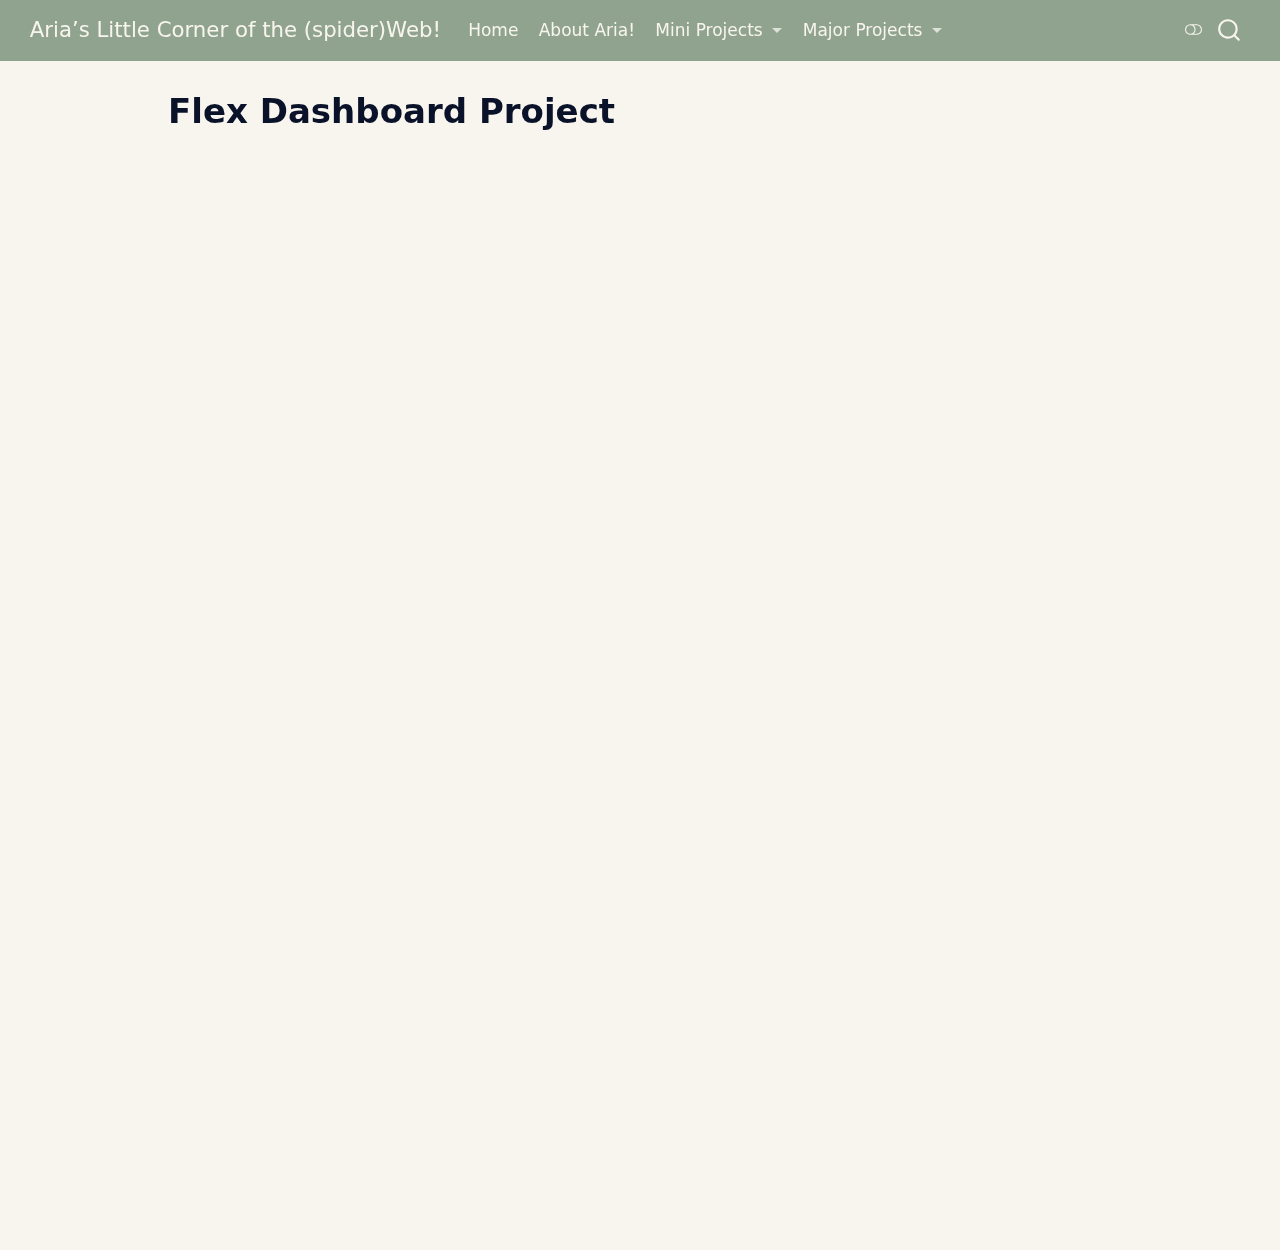
<file: docs/shiny.html>
<!DOCTYPE html>
<html xmlns="http://www.w3.org/1999/xhtml" lang="en" xml:lang="en"><head>

<meta charset="utf-8">
<meta name="generator" content="quarto-1.7.32">

<meta name="viewport" content="width=device-width, initial-scale=1.0, user-scalable=yes">


<title>Flex Dashboard Project – Aria’s Little Corner of the (spider)Web!</title>
<style>
code{white-space: pre-wrap;}
span.smallcaps{font-variant: small-caps;}
div.columns{display: flex; gap: min(4vw, 1.5em);}
div.column{flex: auto; overflow-x: auto;}
div.hanging-indent{margin-left: 1.5em; text-indent: -1.5em;}
ul.task-list{list-style: none;}
ul.task-list li input[type="checkbox"] {
  width: 0.8em;
  margin: 0 0.8em 0.2em -1em; /* quarto-specific, see https://github.com/quarto-dev/quarto-cli/issues/4556 */ 
  vertical-align: middle;
}
</style>


<script src="site_libs/quarto-nav/quarto-nav.js"></script>
<script src="site_libs/quarto-nav/headroom.min.js"></script>
<script src="site_libs/clipboard/clipboard.min.js"></script>
<script src="site_libs/quarto-search/autocomplete.umd.js"></script>
<script src="site_libs/quarto-search/fuse.min.js"></script>
<script src="site_libs/quarto-search/quarto-search.js"></script>
<meta name="quarto:offset" content="./">
<script src="site_libs/quarto-html/quarto.js" type="module"></script>
<script src="site_libs/quarto-html/tabsets/tabsets.js" type="module"></script>
<script src="site_libs/quarto-html/popper.min.js"></script>
<script src="site_libs/quarto-html/tippy.umd.min.js"></script>
<script src="site_libs/quarto-html/anchor.min.js"></script>
<link href="site_libs/quarto-html/tippy.css" rel="stylesheet">
<link href="site_libs/quarto-html/quarto-syntax-highlighting-37eea08aefeeee20ff55810ff984fec1.css" rel="stylesheet" class="quarto-color-scheme" id="quarto-text-highlighting-styles">
<link href="site_libs/quarto-html/quarto-syntax-highlighting-dark-2fef5ea3f8957b3e4ecc936fc74692ca.css" rel="stylesheet" class="quarto-color-scheme quarto-color-alternate" id="quarto-text-highlighting-styles">
<link href="site_libs/quarto-html/quarto-syntax-highlighting-37eea08aefeeee20ff55810ff984fec1.css" rel="stylesheet" class="quarto-color-scheme-extra" id="quarto-text-highlighting-styles">
<script src="site_libs/bootstrap/bootstrap.min.js"></script>
<link href="site_libs/bootstrap/bootstrap-icons.css" rel="stylesheet">
<link href="site_libs/bootstrap/bootstrap-ff4d0ca98df21b6b1fac48cd1bf76fe5.min.css" rel="stylesheet" append-hash="true" class="quarto-color-scheme" id="quarto-bootstrap" data-mode="light">
<link href="site_libs/bootstrap/bootstrap-dark-ccd81253fefb92e9cd3f9eb5b5d87b54.min.css" rel="stylesheet" append-hash="true" class="quarto-color-scheme quarto-color-alternate" id="quarto-bootstrap" data-mode="dark">
<link href="site_libs/bootstrap/bootstrap-ff4d0ca98df21b6b1fac48cd1bf76fe5.min.css" rel="stylesheet" append-hash="true" class="quarto-color-scheme-extra" id="quarto-bootstrap" data-mode="light">
<script id="quarto-search-options" type="application/json">{
  "location": "navbar",
  "copy-button": false,
  "collapse-after": 3,
  "panel-placement": "end",
  "type": "overlay",
  "limit": 50,
  "keyboard-shortcut": [
    "f",
    "/",
    "s"
  ],
  "show-item-context": false,
  "language": {
    "search-no-results-text": "No results",
    "search-matching-documents-text": "matching documents",
    "search-copy-link-title": "Copy link to search",
    "search-hide-matches-text": "Hide additional matches",
    "search-more-match-text": "more match in this document",
    "search-more-matches-text": "more matches in this document",
    "search-clear-button-title": "Clear",
    "search-text-placeholder": "",
    "search-detached-cancel-button-title": "Cancel",
    "search-submit-button-title": "Submit",
    "search-label": "Search"
  }
}</script>


<link rel="stylesheet" href="styles.css">
</head>

<body class="nav-fixed quarto-light"><script id="quarto-html-before-body" type="application/javascript">
    const toggleBodyColorMode = (bsSheetEl) => {
      const mode = bsSheetEl.getAttribute("data-mode");
      const bodyEl = window.document.querySelector("body");
      if (mode === "dark") {
        bodyEl.classList.add("quarto-dark");
        bodyEl.classList.remove("quarto-light");
      } else {
        bodyEl.classList.add("quarto-light");
        bodyEl.classList.remove("quarto-dark");
      }
    }
    const toggleBodyColorPrimary = () => {
      const bsSheetEl = window.document.querySelector("link#quarto-bootstrap:not([rel=disabled-stylesheet])");
      if (bsSheetEl) {
        toggleBodyColorMode(bsSheetEl);
      }
    }
    const setColorSchemeToggle = (alternate) => {
      const toggles = window.document.querySelectorAll('.quarto-color-scheme-toggle');
      for (let i=0; i < toggles.length; i++) {
        const toggle = toggles[i];
        if (toggle) {
          if (alternate) {
            toggle.classList.add("alternate");
          } else {
            toggle.classList.remove("alternate");
          }
        }
      }
    };
    const toggleColorMode = (alternate) => {
      // Switch the stylesheets
      const primaryStylesheets = window.document.querySelectorAll('link.quarto-color-scheme:not(.quarto-color-alternate)');
      const alternateStylesheets = window.document.querySelectorAll('link.quarto-color-scheme.quarto-color-alternate');
      manageTransitions('#quarto-margin-sidebar .nav-link', false);
      if (alternate) {
        // note: dark is layered on light, we don't disable primary!
        enableStylesheet(alternateStylesheets);
        for (const sheetNode of alternateStylesheets) {
          if (sheetNode.id === "quarto-bootstrap") {
            toggleBodyColorMode(sheetNode);
          }
        }
      } else {
        disableStylesheet(alternateStylesheets);
        enableStylesheet(primaryStylesheets)
        toggleBodyColorPrimary();
      }
      manageTransitions('#quarto-margin-sidebar .nav-link', true);
      // Switch the toggles
      setColorSchemeToggle(alternate)
      // Hack to workaround the fact that safari doesn't
      // properly recolor the scrollbar when toggling (#1455)
      if (navigator.userAgent.indexOf('Safari') > 0 && navigator.userAgent.indexOf('Chrome') == -1) {
        manageTransitions("body", false);
        window.scrollTo(0, 1);
        setTimeout(() => {
          window.scrollTo(0, 0);
          manageTransitions("body", true);
        }, 40);
      }
    }
    const disableStylesheet = (stylesheets) => {
      for (let i=0; i < stylesheets.length; i++) {
        const stylesheet = stylesheets[i];
        stylesheet.rel = 'disabled-stylesheet';
      }
    }
    const enableStylesheet = (stylesheets) => {
      for (let i=0; i < stylesheets.length; i++) {
        const stylesheet = stylesheets[i];
        if(stylesheet.rel !== 'stylesheet') { // for Chrome, which will still FOUC without this check
          stylesheet.rel = 'stylesheet';
        }
      }
    }
    const manageTransitions = (selector, allowTransitions) => {
      const els = window.document.querySelectorAll(selector);
      for (let i=0; i < els.length; i++) {
        const el = els[i];
        if (allowTransitions) {
          el.classList.remove('notransition');
        } else {
          el.classList.add('notransition');
        }
      }
    }
    const isFileUrl = () => {
      return window.location.protocol === 'file:';
    }
    const hasAlternateSentinel = () => {
      let styleSentinel = getColorSchemeSentinel();
      if (styleSentinel !== null) {
        return styleSentinel === "alternate";
      } else {
        return false;
      }
    }
    const setStyleSentinel = (alternate) => {
      const value = alternate ? "alternate" : "default";
      if (!isFileUrl()) {
        window.localStorage.setItem("quarto-color-scheme", value);
      } else {
        localAlternateSentinel = value;
      }
    }
    const getColorSchemeSentinel = () => {
      if (!isFileUrl()) {
        const storageValue = window.localStorage.getItem("quarto-color-scheme");
        return storageValue != null ? storageValue : localAlternateSentinel;
      } else {
        return localAlternateSentinel;
      }
    }
    const toggleGiscusIfUsed = (isAlternate, darkModeDefault) => {
      const baseTheme = document.querySelector('#giscus-base-theme')?.value ?? 'light';
      const alternateTheme = document.querySelector('#giscus-alt-theme')?.value ?? 'dark';
      let newTheme = '';
      if(authorPrefersDark) {
        newTheme = isAlternate ? baseTheme : alternateTheme;
      } else {
        newTheme = isAlternate ? alternateTheme : baseTheme;
      }
      const changeGiscusTheme = () => {
        // From: https://github.com/giscus/giscus/issues/336
        const sendMessage = (message) => {
          const iframe = document.querySelector('iframe.giscus-frame');
          if (!iframe) return;
          iframe.contentWindow.postMessage({ giscus: message }, 'https://giscus.app');
        }
        sendMessage({
          setConfig: {
            theme: newTheme
          }
        });
      }
      const isGiscussLoaded = window.document.querySelector('iframe.giscus-frame') !== null;
      if (isGiscussLoaded) {
        changeGiscusTheme();
      }
    };
    const authorPrefersDark = false;
    const darkModeDefault = authorPrefersDark;
      document.querySelector('link#quarto-text-highlighting-styles.quarto-color-scheme-extra').rel = 'disabled-stylesheet';
      document.querySelector('link#quarto-bootstrap.quarto-color-scheme-extra').rel = 'disabled-stylesheet';
    let localAlternateSentinel = darkModeDefault ? 'alternate' : 'default';
    // Dark / light mode switch
    window.quartoToggleColorScheme = () => {
      // Read the current dark / light value
      let toAlternate = !hasAlternateSentinel();
      toggleColorMode(toAlternate);
      setStyleSentinel(toAlternate);
      toggleGiscusIfUsed(toAlternate, darkModeDefault);
      window.dispatchEvent(new Event('resize'));
    };
    // Switch to dark mode if need be
    if (hasAlternateSentinel()) {
      toggleColorMode(true);
    } else {
      toggleColorMode(false);
    }
  </script>

<div id="quarto-search-results"></div>
  <header id="quarto-header" class="headroom fixed-top">
    <nav class="navbar navbar-expand-lg " data-bs-theme="dark">
      <div class="navbar-container container-fluid">
      <div class="navbar-brand-container mx-auto">
    <a class="navbar-brand" href="./index.html">
    <span class="navbar-title">Aria’s Little Corner of the (spider)Web!</span>
    </a>
  </div>
            <div id="quarto-search" class="" title="Search"></div>
          <button class="navbar-toggler" type="button" data-bs-toggle="collapse" data-bs-target="#navbarCollapse" aria-controls="navbarCollapse" role="menu" aria-expanded="false" aria-label="Toggle navigation" onclick="if (window.quartoToggleHeadroom) { window.quartoToggleHeadroom(); }">
  <span class="navbar-toggler-icon"></span>
</button>
          <div class="collapse navbar-collapse" id="navbarCollapse">
            <ul class="navbar-nav navbar-nav-scroll me-auto">
  <li class="nav-item">
    <a class="nav-link" href="./index.html"> 
<span class="menu-text">Home</span></a>
  </li>  
  <li class="nav-item">
    <a class="nav-link" href="./about.html"> 
<span class="menu-text">About Aria!</span></a>
  </li>  
  <li class="nav-item dropdown ">
    <a class="nav-link dropdown-toggle" href="#" id="nav-menu-mini-projects" role="link" data-bs-toggle="dropdown" aria-expanded="false">
 <span class="menu-text">Mini Projects</span>
    </a>
    <ul class="dropdown-menu" aria-labelledby="nav-menu-mini-projects">    
        <li>
    <a class="dropdown-item" href="./MiniMapProject.html">
 <span class="dropdown-text">Mini Project #1</span></a>
  </li>  
        <li>
    <a class="dropdown-item" href="./MP2.html">
 <span class="dropdown-text">Mini Project #2</span></a>
  </li>  
        <li>
    <a class="dropdown-item" href="./MiniTextProject.html">
 <span class="dropdown-text">Mini Project #4</span></a>
  </li>  
        <li>
    <a class="dropdown-item" href="./shiny.html">
 <span class="dropdown-text">shiny app??</span></a>
  </li>  
    </ul>
  </li>
  <li class="nav-item dropdown ">
    <a class="nav-link dropdown-toggle" href="#" id="nav-menu-major-projects" role="link" data-bs-toggle="dropdown" aria-expanded="false">
 <span class="menu-text">Major Projects</span>
    </a>
    <ul class="dropdown-menu" aria-labelledby="nav-menu-major-projects">    
        <li>
    <a class="dropdown-item" href="./Goshawks_Pres.html">
 <span class="dropdown-text">Spatial Analysis of Goshawks</span></a>
  </li>  
        <li>
    <a class="dropdown-item" href="./salmon_tummys.html">
 <span class="dropdown-text">Analysis of Salmon Stomach Contents</span></a>
  </li>  
    </ul>
  </li>
</ul>
          </div> <!-- /navcollapse -->
            <div class="quarto-navbar-tools">
  <a href="" class="quarto-color-scheme-toggle quarto-navigation-tool  px-1" onclick="window.quartoToggleColorScheme(); return false;" title="Toggle dark mode"><i class="bi"></i></a>
</div>
      </div> <!-- /container-fluid -->
    </nav>
</header>
<!-- content -->
<div id="quarto-content" class="quarto-container page-columns page-rows-contents page-layout-article page-navbar">
<!-- sidebar -->
<!-- margin-sidebar -->
    <div id="quarto-margin-sidebar" class="sidebar margin-sidebar zindex-bottom">
        
    </div>
<!-- main -->
<main class="content" id="quarto-document-content">


<header id="title-block-header" class="quarto-title-block default">
<div class="quarto-title">
<h1 class="title">Flex Dashboard Project</h1>
</div>



<div class="quarto-title-meta">

    
  
    
  </div>
  


</header>


<iframe src="https://gwynyn.shinyapps.io/Wildfires/" width="1100" height="1000">
</iframe>



</main> <!-- /main -->
<script id="quarto-html-after-body" type="application/javascript">
  window.document.addEventListener("DOMContentLoaded", function (event) {
    // Ensure there is a toggle, if there isn't float one in the top right
    if (window.document.querySelector('.quarto-color-scheme-toggle') === null) {
      const a = window.document.createElement('a');
      a.classList.add('top-right');
      a.classList.add('quarto-color-scheme-toggle');
      a.href = "";
      a.onclick = function() { try { window.quartoToggleColorScheme(); } catch {} return false; };
      const i = window.document.createElement("i");
      i.classList.add('bi');
      a.appendChild(i);
      window.document.body.appendChild(a);
    }
    setColorSchemeToggle(hasAlternateSentinel())
    const icon = "";
    const anchorJS = new window.AnchorJS();
    anchorJS.options = {
      placement: 'right',
      icon: icon
    };
    anchorJS.add('.anchored');
    const isCodeAnnotation = (el) => {
      for (const clz of el.classList) {
        if (clz.startsWith('code-annotation-')) {                     
          return true;
        }
      }
      return false;
    }
    const onCopySuccess = function(e) {
      // button target
      const button = e.trigger;
      // don't keep focus
      button.blur();
      // flash "checked"
      button.classList.add('code-copy-button-checked');
      var currentTitle = button.getAttribute("title");
      button.setAttribute("title", "Copied!");
      let tooltip;
      if (window.bootstrap) {
        button.setAttribute("data-bs-toggle", "tooltip");
        button.setAttribute("data-bs-placement", "left");
        button.setAttribute("data-bs-title", "Copied!");
        tooltip = new bootstrap.Tooltip(button, 
          { trigger: "manual", 
            customClass: "code-copy-button-tooltip",
            offset: [0, -8]});
        tooltip.show();    
      }
      setTimeout(function() {
        if (tooltip) {
          tooltip.hide();
          button.removeAttribute("data-bs-title");
          button.removeAttribute("data-bs-toggle");
          button.removeAttribute("data-bs-placement");
        }
        button.setAttribute("title", currentTitle);
        button.classList.remove('code-copy-button-checked');
      }, 1000);
      // clear code selection
      e.clearSelection();
    }
    const getTextToCopy = function(trigger) {
        const codeEl = trigger.previousElementSibling.cloneNode(true);
        for (const childEl of codeEl.children) {
          if (isCodeAnnotation(childEl)) {
            childEl.remove();
          }
        }
        return codeEl.innerText;
    }
    const clipboard = new window.ClipboardJS('.code-copy-button:not([data-in-quarto-modal])', {
      text: getTextToCopy
    });
    clipboard.on('success', onCopySuccess);
    if (window.document.getElementById('quarto-embedded-source-code-modal')) {
      const clipboardModal = new window.ClipboardJS('.code-copy-button[data-in-quarto-modal]', {
        text: getTextToCopy,
        container: window.document.getElementById('quarto-embedded-source-code-modal')
      });
      clipboardModal.on('success', onCopySuccess);
    }
      var localhostRegex = new RegExp(/^(?:http|https):\/\/localhost\:?[0-9]*\//);
      var mailtoRegex = new RegExp(/^mailto:/);
        var filterRegex = new RegExp('/' + window.location.host + '/');
      var isInternal = (href) => {
          return filterRegex.test(href) || localhostRegex.test(href) || mailtoRegex.test(href);
      }
      // Inspect non-navigation links and adorn them if external
     var links = window.document.querySelectorAll('a[href]:not(.nav-link):not(.navbar-brand):not(.toc-action):not(.sidebar-link):not(.sidebar-item-toggle):not(.pagination-link):not(.no-external):not([aria-hidden]):not(.dropdown-item):not(.quarto-navigation-tool):not(.about-link)');
      for (var i=0; i<links.length; i++) {
        const link = links[i];
        if (!isInternal(link.href)) {
          // undo the damage that might have been done by quarto-nav.js in the case of
          // links that we want to consider external
          if (link.dataset.originalHref !== undefined) {
            link.href = link.dataset.originalHref;
          }
        }
      }
    function tippyHover(el, contentFn, onTriggerFn, onUntriggerFn) {
      const config = {
        allowHTML: true,
        maxWidth: 500,
        delay: 100,
        arrow: false,
        appendTo: function(el) {
            return el.parentElement;
        },
        interactive: true,
        interactiveBorder: 10,
        theme: 'quarto',
        placement: 'bottom-start',
      };
      if (contentFn) {
        config.content = contentFn;
      }
      if (onTriggerFn) {
        config.onTrigger = onTriggerFn;
      }
      if (onUntriggerFn) {
        config.onUntrigger = onUntriggerFn;
      }
      window.tippy(el, config); 
    }
    const noterefs = window.document.querySelectorAll('a[role="doc-noteref"]');
    for (var i=0; i<noterefs.length; i++) {
      const ref = noterefs[i];
      tippyHover(ref, function() {
        // use id or data attribute instead here
        let href = ref.getAttribute('data-footnote-href') || ref.getAttribute('href');
        try { href = new URL(href).hash; } catch {}
        const id = href.replace(/^#\/?/, "");
        const note = window.document.getElementById(id);
        if (note) {
          return note.innerHTML;
        } else {
          return "";
        }
      });
    }
    const xrefs = window.document.querySelectorAll('a.quarto-xref');
    const processXRef = (id, note) => {
      // Strip column container classes
      const stripColumnClz = (el) => {
        el.classList.remove("page-full", "page-columns");
        if (el.children) {
          for (const child of el.children) {
            stripColumnClz(child);
          }
        }
      }
      stripColumnClz(note)
      if (id === null || id.startsWith('sec-')) {
        // Special case sections, only their first couple elements
        const container = document.createElement("div");
        if (note.children && note.children.length > 2) {
          container.appendChild(note.children[0].cloneNode(true));
          for (let i = 1; i < note.children.length; i++) {
            const child = note.children[i];
            if (child.tagName === "P" && child.innerText === "") {
              continue;
            } else {
              container.appendChild(child.cloneNode(true));
              break;
            }
          }
          if (window.Quarto?.typesetMath) {
            window.Quarto.typesetMath(container);
          }
          return container.innerHTML
        } else {
          if (window.Quarto?.typesetMath) {
            window.Quarto.typesetMath(note);
          }
          return note.innerHTML;
        }
      } else {
        // Remove any anchor links if they are present
        const anchorLink = note.querySelector('a.anchorjs-link');
        if (anchorLink) {
          anchorLink.remove();
        }
        if (window.Quarto?.typesetMath) {
          window.Quarto.typesetMath(note);
        }
        if (note.classList.contains("callout")) {
          return note.outerHTML;
        } else {
          return note.innerHTML;
        }
      }
    }
    for (var i=0; i<xrefs.length; i++) {
      const xref = xrefs[i];
      tippyHover(xref, undefined, function(instance) {
        instance.disable();
        let url = xref.getAttribute('href');
        let hash = undefined; 
        if (url.startsWith('#')) {
          hash = url;
        } else {
          try { hash = new URL(url).hash; } catch {}
        }
        if (hash) {
          const id = hash.replace(/^#\/?/, "");
          const note = window.document.getElementById(id);
          if (note !== null) {
            try {
              const html = processXRef(id, note.cloneNode(true));
              instance.setContent(html);
            } finally {
              instance.enable();
              instance.show();
            }
          } else {
            // See if we can fetch this
            fetch(url.split('#')[0])
            .then(res => res.text())
            .then(html => {
              const parser = new DOMParser();
              const htmlDoc = parser.parseFromString(html, "text/html");
              const note = htmlDoc.getElementById(id);
              if (note !== null) {
                const html = processXRef(id, note);
                instance.setContent(html);
              } 
            }).finally(() => {
              instance.enable();
              instance.show();
            });
          }
        } else {
          // See if we can fetch a full url (with no hash to target)
          // This is a special case and we should probably do some content thinning / targeting
          fetch(url)
          .then(res => res.text())
          .then(html => {
            const parser = new DOMParser();
            const htmlDoc = parser.parseFromString(html, "text/html");
            const note = htmlDoc.querySelector('main.content');
            if (note !== null) {
              // This should only happen for chapter cross references
              // (since there is no id in the URL)
              // remove the first header
              if (note.children.length > 0 && note.children[0].tagName === "HEADER") {
                note.children[0].remove();
              }
              const html = processXRef(null, note);
              instance.setContent(html);
            } 
          }).finally(() => {
            instance.enable();
            instance.show();
          });
        }
      }, function(instance) {
      });
    }
        let selectedAnnoteEl;
        const selectorForAnnotation = ( cell, annotation) => {
          let cellAttr = 'data-code-cell="' + cell + '"';
          let lineAttr = 'data-code-annotation="' +  annotation + '"';
          const selector = 'span[' + cellAttr + '][' + lineAttr + ']';
          return selector;
        }
        const selectCodeLines = (annoteEl) => {
          const doc = window.document;
          const targetCell = annoteEl.getAttribute("data-target-cell");
          const targetAnnotation = annoteEl.getAttribute("data-target-annotation");
          const annoteSpan = window.document.querySelector(selectorForAnnotation(targetCell, targetAnnotation));
          const lines = annoteSpan.getAttribute("data-code-lines").split(",");
          const lineIds = lines.map((line) => {
            return targetCell + "-" + line;
          })
          let top = null;
          let height = null;
          let parent = null;
          if (lineIds.length > 0) {
              //compute the position of the single el (top and bottom and make a div)
              const el = window.document.getElementById(lineIds[0]);
              top = el.offsetTop;
              height = el.offsetHeight;
              parent = el.parentElement.parentElement;
            if (lineIds.length > 1) {
              const lastEl = window.document.getElementById(lineIds[lineIds.length - 1]);
              const bottom = lastEl.offsetTop + lastEl.offsetHeight;
              height = bottom - top;
            }
            if (top !== null && height !== null && parent !== null) {
              // cook up a div (if necessary) and position it 
              let div = window.document.getElementById("code-annotation-line-highlight");
              if (div === null) {
                div = window.document.createElement("div");
                div.setAttribute("id", "code-annotation-line-highlight");
                div.style.position = 'absolute';
                parent.appendChild(div);
              }
              div.style.top = top - 2 + "px";
              div.style.height = height + 4 + "px";
              div.style.left = 0;
              let gutterDiv = window.document.getElementById("code-annotation-line-highlight-gutter");
              if (gutterDiv === null) {
                gutterDiv = window.document.createElement("div");
                gutterDiv.setAttribute("id", "code-annotation-line-highlight-gutter");
                gutterDiv.style.position = 'absolute';
                const codeCell = window.document.getElementById(targetCell);
                const gutter = codeCell.querySelector('.code-annotation-gutter');
                gutter.appendChild(gutterDiv);
              }
              gutterDiv.style.top = top - 2 + "px";
              gutterDiv.style.height = height + 4 + "px";
            }
            selectedAnnoteEl = annoteEl;
          }
        };
        const unselectCodeLines = () => {
          const elementsIds = ["code-annotation-line-highlight", "code-annotation-line-highlight-gutter"];
          elementsIds.forEach((elId) => {
            const div = window.document.getElementById(elId);
            if (div) {
              div.remove();
            }
          });
          selectedAnnoteEl = undefined;
        };
          // Handle positioning of the toggle
      window.addEventListener(
        "resize",
        throttle(() => {
          elRect = undefined;
          if (selectedAnnoteEl) {
            selectCodeLines(selectedAnnoteEl);
          }
        }, 10)
      );
      function throttle(fn, ms) {
      let throttle = false;
      let timer;
        return (...args) => {
          if(!throttle) { // first call gets through
              fn.apply(this, args);
              throttle = true;
          } else { // all the others get throttled
              if(timer) clearTimeout(timer); // cancel #2
              timer = setTimeout(() => {
                fn.apply(this, args);
                timer = throttle = false;
              }, ms);
          }
        };
      }
        // Attach click handler to the DT
        const annoteDls = window.document.querySelectorAll('dt[data-target-cell]');
        for (const annoteDlNode of annoteDls) {
          annoteDlNode.addEventListener('click', (event) => {
            const clickedEl = event.target;
            if (clickedEl !== selectedAnnoteEl) {
              unselectCodeLines();
              const activeEl = window.document.querySelector('dt[data-target-cell].code-annotation-active');
              if (activeEl) {
                activeEl.classList.remove('code-annotation-active');
              }
              selectCodeLines(clickedEl);
              clickedEl.classList.add('code-annotation-active');
            } else {
              // Unselect the line
              unselectCodeLines();
              clickedEl.classList.remove('code-annotation-active');
            }
          });
        }
    const findCites = (el) => {
      const parentEl = el.parentElement;
      if (parentEl) {
        const cites = parentEl.dataset.cites;
        if (cites) {
          return {
            el,
            cites: cites.split(' ')
          };
        } else {
          return findCites(el.parentElement)
        }
      } else {
        return undefined;
      }
    };
    var bibliorefs = window.document.querySelectorAll('a[role="doc-biblioref"]');
    for (var i=0; i<bibliorefs.length; i++) {
      const ref = bibliorefs[i];
      const citeInfo = findCites(ref);
      if (citeInfo) {
        tippyHover(citeInfo.el, function() {
          var popup = window.document.createElement('div');
          citeInfo.cites.forEach(function(cite) {
            var citeDiv = window.document.createElement('div');
            citeDiv.classList.add('hanging-indent');
            citeDiv.classList.add('csl-entry');
            var biblioDiv = window.document.getElementById('ref-' + cite);
            if (biblioDiv) {
              citeDiv.innerHTML = biblioDiv.innerHTML;
            }
            popup.appendChild(citeDiv);
          });
          return popup.innerHTML;
        });
      }
    }
  });
  </script>
</div> <!-- /content -->




</body></html>
</file>
<file: _site/site_libs/quarto-html/tippy.css>
.tippy-box[data-animation=fade][data-state=hidden]{opacity:0}[data-tippy-root]{max-width:calc(100vw - 10px)}.tippy-box{position:relative;background-color:#333;color:#fff;border-radius:4px;font-size:14px;line-height:1.4;white-space:normal;outline:0;transition-property:transform,visibility,opacity}.tippy-box[data-placement^=top]>.tippy-arrow{bottom:0}.tippy-box[data-placement^=top]>.tippy-arrow:before{bottom:-7px;left:0;border-width:8px 8px 0;border-top-color:initial;transform-origin:center top}.tippy-box[data-placement^=bottom]>.tippy-arrow{top:0}.tippy-box[data-placement^=bottom]>.tippy-arrow:before{top:-7px;left:0;border-width:0 8px 8px;border-bottom-color:initial;transform-origin:center bottom}.tippy-box[data-placement^=left]>.tippy-arrow{right:0}.tippy-box[data-placement^=left]>.tippy-arrow:before{border-width:8px 0 8px 8px;border-left-color:initial;right:-7px;transform-origin:center left}.tippy-box[data-placement^=right]>.tippy-arrow{left:0}.tippy-box[data-placement^=right]>.tippy-arrow:before{left:-7px;border-width:8px 8px 8px 0;border-right-color:initial;transform-origin:center right}.tippy-box[data-inertia][data-state=visible]{transition-timing-function:cubic-bezier(.54,1.5,.38,1.11)}.tippy-arrow{width:16px;height:16px;color:#333}.tippy-arrow:before{content:"";position:absolute;border-color:transparent;border-style:solid}.tippy-content{position:relative;padding:5px 9px;z-index:1}
</file>
<file: _site/site_libs/quarto-html/quarto-syntax-highlighting.css>
/* quarto syntax highlight colors */
:root {
  --quarto-hl-ot-color: #003B4F;
  --quarto-hl-at-color: #657422;
  --quarto-hl-ss-color: #20794D;
  --quarto-hl-an-color: #5E5E5E;
  --quarto-hl-fu-color: #4758AB;
  --quarto-hl-st-color: #20794D;
  --quarto-hl-cf-color: #003B4F;
  --quarto-hl-op-color: #5E5E5E;
  --quarto-hl-er-color: #AD0000;
  --quarto-hl-bn-color: #AD0000;
  --quarto-hl-al-color: #AD0000;
  --quarto-hl-va-color: #111111;
  --quarto-hl-bu-color: inherit;
  --quarto-hl-ex-color: inherit;
  --quarto-hl-pp-color: #AD0000;
  --quarto-hl-in-color: #5E5E5E;
  --quarto-hl-vs-color: #20794D;
  --quarto-hl-wa-color: #5E5E5E;
  --quarto-hl-do-color: #5E5E5E;
  --quarto-hl-im-color: #00769E;
  --quarto-hl-ch-color: #20794D;
  --quarto-hl-dt-color: #AD0000;
  --quarto-hl-fl-color: #AD0000;
  --quarto-hl-co-color: #5E5E5E;
  --quarto-hl-cv-color: #5E5E5E;
  --quarto-hl-cn-color: #8f5902;
  --quarto-hl-sc-color: #5E5E5E;
  --quarto-hl-dv-color: #AD0000;
  --quarto-hl-kw-color: #003B4F;
}

/* other quarto variables */
:root {
  --quarto-font-monospace: SFMono-Regular, Menlo, Monaco, Consolas, "Liberation Mono", "Courier New", monospace;
}

pre > code.sourceCode > span {
  color: #003B4F;
}

code span {
  color: #003B4F;
}

code.sourceCode > span {
  color: #003B4F;
}

div.sourceCode,
div.sourceCode pre.sourceCode {
  color: #003B4F;
}

code span.ot {
  color: #003B4F;
  font-style: inherit;
}

code span.at {
  color: #657422;
  font-style: inherit;
}

code span.ss {
  color: #20794D;
  font-style: inherit;
}

code span.an {
  color: #5E5E5E;
  font-style: inherit;
}

code span.fu {
  color: #4758AB;
  font-style: inherit;
}

code span.st {
  color: #20794D;
  font-style: inherit;
}

code span.cf {
  color: #003B4F;
  font-style: inherit;
}

code span.op {
  color: #5E5E5E;
  font-style: inherit;
}

code span.er {
  color: #AD0000;
  font-style: inherit;
}

code span.bn {
  color: #AD0000;
  font-style: inherit;
}

code span.al {
  color: #AD0000;
  font-style: inherit;
}

code span.va {
  color: #111111;
  font-style: inherit;
}

code span.bu {
  font-style: inherit;
}

code span.ex {
  font-style: inherit;
}

code span.pp {
  color: #AD0000;
  font-style: inherit;
}

code span.in {
  color: #5E5E5E;
  font-style: inherit;
}

code span.vs {
  color: #20794D;
  font-style: inherit;
}

code span.wa {
  color: #5E5E5E;
  font-style: italic;
}

code span.do {
  color: #5E5E5E;
  font-style: italic;
}

code span.im {
  color: #00769E;
  font-style: inherit;
}

code span.ch {
  color: #20794D;
  font-style: inherit;
}

code span.dt {
  color: #AD0000;
  font-style: inherit;
}

code span.fl {
  color: #AD0000;
  font-style: inherit;
}

code span.co {
  color: #5E5E5E;
  font-style: inherit;
}

code span.cv {
  color: #5E5E5E;
  font-style: italic;
}

code span.cn {
  color: #8f5902;
  font-style: inherit;
}

code span.sc {
  color: #5E5E5E;
  font-style: inherit;
}

code span.dv {
  color: #AD0000;
  font-style: inherit;
}

code span.kw {
  color: #003B4F;
  font-style: inherit;
}

.prevent-inlining {
  content: "</";
}

/*# sourceMappingURL=debc5d5d77c3f9108843748ff7464032.css.map */
</file>
<file: _site/styles.css>
/* css styles */
</file>
<file: docs/site_libs/quarto-html/tippy.css>
.tippy-box[data-animation=fade][data-state=hidden]{opacity:0}[data-tippy-root]{max-width:calc(100vw - 10px)}.tippy-box{position:relative;background-color:#333;color:#fff;border-radius:4px;font-size:14px;line-height:1.4;white-space:normal;outline:0;transition-property:transform,visibility,opacity}.tippy-box[data-placement^=top]>.tippy-arrow{bottom:0}.tippy-box[data-placement^=top]>.tippy-arrow:before{bottom:-7px;left:0;border-width:8px 8px 0;border-top-color:initial;transform-origin:center top}.tippy-box[data-placement^=bottom]>.tippy-arrow{top:0}.tippy-box[data-placement^=bottom]>.tippy-arrow:before{top:-7px;left:0;border-width:0 8px 8px;border-bottom-color:initial;transform-origin:center bottom}.tippy-box[data-placement^=left]>.tippy-arrow{right:0}.tippy-box[data-placement^=left]>.tippy-arrow:before{border-width:8px 0 8px 8px;border-left-color:initial;right:-7px;transform-origin:center left}.tippy-box[data-placement^=right]>.tippy-arrow{left:0}.tippy-box[data-placement^=right]>.tippy-arrow:before{left:-7px;border-width:8px 8px 8px 0;border-right-color:initial;transform-origin:center right}.tippy-box[data-inertia][data-state=visible]{transition-timing-function:cubic-bezier(.54,1.5,.38,1.11)}.tippy-arrow{width:16px;height:16px;color:#333}.tippy-arrow:before{content:"";position:absolute;border-color:transparent;border-style:solid}.tippy-content{position:relative;padding:5px 9px;z-index:1}
</file>
<file: docs/site_libs/quarto-html/quarto-syntax-highlighting-37eea08aefeeee20ff55810ff984fec1.css>
/* quarto syntax highlight colors */
:root {
  --quarto-hl-ot-color: #003B4F;
  --quarto-hl-at-color: #657422;
  --quarto-hl-ss-color: #20794D;
  --quarto-hl-an-color: #5E5E5E;
  --quarto-hl-fu-color: #4758AB;
  --quarto-hl-st-color: #20794D;
  --quarto-hl-cf-color: #003B4F;
  --quarto-hl-op-color: #5E5E5E;
  --quarto-hl-er-color: #AD0000;
  --quarto-hl-bn-color: #AD0000;
  --quarto-hl-al-color: #AD0000;
  --quarto-hl-va-color: #111111;
  --quarto-hl-bu-color: inherit;
  --quarto-hl-ex-color: inherit;
  --quarto-hl-pp-color: #AD0000;
  --quarto-hl-in-color: #5E5E5E;
  --quarto-hl-vs-color: #20794D;
  --quarto-hl-wa-color: #5E5E5E;
  --quarto-hl-do-color: #5E5E5E;
  --quarto-hl-im-color: #00769E;
  --quarto-hl-ch-color: #20794D;
  --quarto-hl-dt-color: #AD0000;
  --quarto-hl-fl-color: #AD0000;
  --quarto-hl-co-color: #5E5E5E;
  --quarto-hl-cv-color: #5E5E5E;
  --quarto-hl-cn-color: #8f5902;
  --quarto-hl-sc-color: #5E5E5E;
  --quarto-hl-dv-color: #AD0000;
  --quarto-hl-kw-color: #003B4F;
}

/* other quarto variables */
:root {
  --quarto-font-monospace: SFMono-Regular, Menlo, Monaco, Consolas, "Liberation Mono", "Courier New", monospace;
}

/* syntax highlight based on Pandoc's rules */
pre > code.sourceCode > span {
  color: #003B4F;
}

code.sourceCode > span {
  color: #003B4F;
}

div.sourceCode,
div.sourceCode pre.sourceCode {
  color: #003B4F;
}

/* Normal */
code span {
  color: #003B4F;
}

/* Alert */
code span.al {
  color: #AD0000;
  font-style: inherit;
}

/* Annotation */
code span.an {
  color: #5E5E5E;
  font-style: inherit;
}

/* Attribute */
code span.at {
  color: #657422;
  font-style: inherit;
}

/* BaseN */
code span.bn {
  color: #AD0000;
  font-style: inherit;
}

/* BuiltIn */
code span.bu {
  font-style: inherit;
}

/* ControlFlow */
code span.cf {
  color: #003B4F;
  font-weight: bold;
  font-style: inherit;
}

/* Char */
code span.ch {
  color: #20794D;
  font-style: inherit;
}

/* Constant */
code span.cn {
  color: #8f5902;
  font-style: inherit;
}

/* Comment */
code span.co {
  color: #5E5E5E;
  font-style: inherit;
}

/* CommentVar */
code span.cv {
  color: #5E5E5E;
  font-style: italic;
}

/* Documentation */
code span.do {
  color: #5E5E5E;
  font-style: italic;
}

/* DataType */
code span.dt {
  color: #AD0000;
  font-style: inherit;
}

/* DecVal */
code span.dv {
  color: #AD0000;
  font-style: inherit;
}

/* Error */
code span.er {
  color: #AD0000;
  font-style: inherit;
}

/* Extension */
code span.ex {
  font-style: inherit;
}

/* Float */
code span.fl {
  color: #AD0000;
  font-style: inherit;
}

/* Function */
code span.fu {
  color: #4758AB;
  font-style: inherit;
}

/* Import */
code span.im {
  color: #00769E;
  font-style: inherit;
}

/* Information */
code span.in {
  color: #5E5E5E;
  font-style: inherit;
}

/* Keyword */
code span.kw {
  color: #003B4F;
  font-weight: bold;
  font-style: inherit;
}

/* Operator */
code span.op {
  color: #5E5E5E;
  font-style: inherit;
}

/* Other */
code span.ot {
  color: #003B4F;
  font-style: inherit;
}

/* Preprocessor */
code span.pp {
  color: #AD0000;
  font-style: inherit;
}

/* SpecialChar */
code span.sc {
  color: #5E5E5E;
  font-style: inherit;
}

/* SpecialString */
code span.ss {
  color: #20794D;
  font-style: inherit;
}

/* String */
code span.st {
  color: #20794D;
  font-style: inherit;
}

/* Variable */
code span.va {
  color: #111111;
  font-style: inherit;
}

/* VerbatimString */
code span.vs {
  color: #20794D;
  font-style: inherit;
}

/* Warning */
code span.wa {
  color: #5E5E5E;
  font-style: italic;
}

.prevent-inlining {
  content: "</";
}

/*# sourceMappingURL=27d3d809615f7771493d095567f04340.css.map */
</file>
<file: docs/site_libs/quarto-html/quarto-syntax-highlighting-dark-2fef5ea3f8957b3e4ecc936fc74692ca.css>
/* quarto syntax highlight colors */
:root {
  --quarto-hl-al-color: #f07178;
  --quarto-hl-an-color: #d4d0ab;
  --quarto-hl-at-color: #00e0e0;
  --quarto-hl-bn-color: #d4d0ab;
  --quarto-hl-bu-color: #abe338;
  --quarto-hl-ch-color: #abe338;
  --quarto-hl-co-color: #f8f8f2;
  --quarto-hl-cv-color: #ffd700;
  --quarto-hl-cn-color: #ffd700;
  --quarto-hl-cf-color: #ffa07a;
  --quarto-hl-dt-color: #ffa07a;
  --quarto-hl-dv-color: #d4d0ab;
  --quarto-hl-do-color: #f8f8f2;
  --quarto-hl-er-color: #f07178;
  --quarto-hl-ex-color: #00e0e0;
  --quarto-hl-fl-color: #d4d0ab;
  --quarto-hl-fu-color: #ffa07a;
  --quarto-hl-im-color: #abe338;
  --quarto-hl-in-color: #d4d0ab;
  --quarto-hl-kw-color: #ffa07a;
  --quarto-hl-op-color: #ffa07a;
  --quarto-hl-ot-color: #00e0e0;
  --quarto-hl-pp-color: #dcc6e0;
  --quarto-hl-re-color: #00e0e0;
  --quarto-hl-sc-color: #abe338;
  --quarto-hl-ss-color: #abe338;
  --quarto-hl-st-color: #abe338;
  --quarto-hl-va-color: #00e0e0;
  --quarto-hl-vs-color: #abe338;
  --quarto-hl-wa-color: #dcc6e0;
}

/* other quarto variables */
:root {
  --quarto-font-monospace: SFMono-Regular, Menlo, Monaco, Consolas, "Liberation Mono", "Courier New", monospace;
}

/* syntax highlight based on Pandoc's rules */
pre > code.sourceCode > span {
  color: #f8f8f2;
}

code.sourceCode > span {
  color: #f8f8f2;
}

div.sourceCode,
div.sourceCode pre.sourceCode {
  color: #f8f8f2;
}

/* Normal */
code span {
  color: #f8f8f2;
}

/* Alert */
code span.al {
  color: #f07178;
}

/* Annotation */
code span.an {
  color: #d4d0ab;
}

/* Attribute */
code span.at {
  color: #00e0e0;
}

/* BaseN */
code span.bn {
  color: #d4d0ab;
}

/* BuiltIn */
code span.bu {
  color: #abe338;
}

/* ControlFlow */
code span.cf {
  font-weight: bold;
  color: #ffa07a;
}

/* Char */
code span.ch {
  color: #abe338;
}

/* Constant */
code span.cn {
  color: #ffd700;
}

/* Comment */
code span.co {
  font-style: italic;
  color: #f8f8f2;
}

/* CommentVar */
code span.cv {
  color: #ffd700;
}

/* Documentation */
code span.do {
  color: #f8f8f2;
}

/* DataType */
code span.dt {
  color: #ffa07a;
}

/* DecVal */
code span.dv {
  color: #d4d0ab;
}

/* Error */
code span.er {
  color: #f07178;
  text-decoration: underline;
}

/* Extension */
code span.ex {
  font-weight: bold;
  color: #00e0e0;
}

/* Float */
code span.fl {
  color: #d4d0ab;
}

/* Function */
code span.fu {
  color: #ffa07a;
}

/* Import */
code span.im {
  color: #abe338;
}

/* Information */
code span.in {
  color: #d4d0ab;
}

/* Keyword */
code span.kw {
  font-weight: bold;
  color: #ffa07a;
}

/* Operator */
code span.op {
  color: #ffa07a;
}

/* Other */
code span.ot {
  color: #00e0e0;
}

/* Preprocessor */
code span.pp {
  color: #dcc6e0;
}

/* RegionMarker */
code span.re {
  background-color: #f8f8f2;
  color: #00e0e0;
}

/* SpecialChar */
code span.sc {
  color: #abe338;
}

/* SpecialString */
code span.ss {
  color: #abe338;
}

/* String */
code span.st {
  color: #abe338;
}

/* Variable */
code span.va {
  color: #00e0e0;
}

/* VerbatimString */
code span.vs {
  color: #abe338;
}

/* Warning */
code span.wa {
  color: #dcc6e0;
}

.prevent-inlining {
  content: "</";
}

/*# sourceMappingURL=9d1c423767af11a14e59cf8ecfea55bb.css.map */
</file>
<file: docs/styles.css>
/* css styles */
</file>
<file: docs/site_libs/lightable-0.0.1/lightable.css>
/*!
 * lightable v0.0.1
 * Copyright 2020 Hao Zhu
 * Licensed under MIT (https://github.com/haozhu233/kableExtra/blob/master/LICENSE)
 */

.lightable-minimal {
  border-collapse: separate;
  border-spacing: 16px 1px;
  width: 100%;
  margin-bottom: 10px;
}

.lightable-minimal td {
  margin-left: 5px;
  margin-right: 5px;
}

.lightable-minimal th {
  margin-left: 5px;
  margin-right: 5px;
}

.lightable-minimal thead tr:last-child th {
  border-bottom: 2px solid #00000050;
  empty-cells: hide;

}

.lightable-minimal tbody tr:first-child td {
  padding-top: 0.5em;
}

.lightable-minimal.lightable-hover tbody tr:hover {
  background-color: #f5f5f5;
}

.lightable-minimal.lightable-striped tbody tr:nth-child(even) {
  background-color: #f5f5f5;
}

.lightable-classic {
  border-top: 0.16em solid #111111;
  border-bottom: 0.16em solid #111111;
  width: 100%;
  margin-bottom: 10px;
  margin: 10px 5px;
}

.lightable-classic tfoot tr td {
  border: 0;
}

.lightable-classic tfoot tr:first-child td {
  border-top: 0.14em solid #111111;
}

.lightable-classic caption {
  color: #222222;
}

.lightable-classic td {
  padding-left: 5px;
  padding-right: 5px;
  color: #222222;
}

.lightable-classic th {
  padding-left: 5px;
  padding-right: 5px;
  font-weight: normal;
  color: #222222;
}

.lightable-classic thead tr:last-child th {
  border-bottom: 0.10em solid #111111;
}

.lightable-classic.lightable-hover tbody tr:hover {
  background-color: #F9EEC1;
}

.lightable-classic.lightable-striped tbody tr:nth-child(even) {
  background-color: #f5f5f5;
}

.lightable-classic-2 {
  border-top: 3px double #111111;
  border-bottom: 3px double #111111;
  width: 100%;
  margin-bottom: 10px;
}

.lightable-classic-2 tfoot tr td {
  border: 0;
}

.lightable-classic-2 tfoot tr:first-child td {
  border-top: 3px double #111111;
}

.lightable-classic-2 caption {
  color: #222222;
}

.lightable-classic-2 td {
  padding-left: 5px;
  padding-right: 5px;
  color: #222222;
}

.lightable-classic-2 th {
  padding-left: 5px;
  padding-right: 5px;
  font-weight: normal;
  color: #222222;
}

.lightable-classic-2 tbody tr:last-child td {
  border-bottom: 3px double #111111;
}

.lightable-classic-2 thead tr:last-child th {
  border-bottom: 1px solid #111111;
}

.lightable-classic-2.lightable-hover tbody tr:hover {
  background-color: #F9EEC1;
}

.lightable-classic-2.lightable-striped tbody tr:nth-child(even) {
  background-color: #f5f5f5;
}

.lightable-material {
  min-width: 100%;
  white-space: nowrap;
  table-layout: fixed;
  font-family: Roboto, sans-serif;
  border: 1px solid #EEE;
  border-collapse: collapse;
  margin-bottom: 10px;
}

.lightable-material tfoot tr td {
  border: 0;
}

.lightable-material tfoot tr:first-child td {
  border-top: 1px solid #EEE;
}

.lightable-material th {
  height: 56px;
  padding-left: 16px;
  padding-right: 16px;
}

.lightable-material td {
  height: 52px;
  padding-left: 16px;
  padding-right: 16px;
  border-top: 1px solid #eeeeee;
}

.lightable-material.lightable-hover tbody tr:hover {
  background-color: #f5f5f5;
}

.lightable-material.lightable-striped tbody tr:nth-child(even) {
  background-color: #f5f5f5;
}

.lightable-material.lightable-striped tbody td {
  border: 0;
}

.lightable-material.lightable-striped thead tr:last-child th {
  border-bottom: 1px solid #ddd;
}

.lightable-material-dark {
  min-width: 100%;
  white-space: nowrap;
  table-layout: fixed;
  font-family: Roboto, sans-serif;
  border: 1px solid #FFFFFF12;
  border-collapse: collapse;
  margin-bottom: 10px;
  background-color: #363640;
}

.lightable-material-dark tfoot tr td {
  border: 0;
}

.lightable-material-dark tfoot tr:first-child td {
  border-top: 1px solid #FFFFFF12;
}

.lightable-material-dark th {
  height: 56px;
  padding-left: 16px;
  padding-right: 16px;
  color: #FFFFFF60;
}

.lightable-material-dark td {
  height: 52px;
  padding-left: 16px;
  padding-right: 16px;
  color: #FFFFFF;
  border-top: 1px solid #FFFFFF12;
}

.lightable-material-dark.lightable-hover tbody tr:hover {
  background-color: #FFFFFF12;
}

.lightable-material-dark.lightable-striped tbody tr:nth-child(even) {
  background-color: #FFFFFF12;
}

.lightable-material-dark.lightable-striped tbody td {
  border: 0;
}

.lightable-material-dark.lightable-striped thead tr:last-child th {
  border-bottom: 1px solid #FFFFFF12;
}

.lightable-paper {
  width: 100%;
  margin-bottom: 10px;
  color: #444;
}

.lightable-paper tfoot tr td {
  border: 0;
}

.lightable-paper tfoot tr:first-child td {
  border-top: 1px solid #00000020;
}

.lightable-paper thead tr:last-child th {
  color: #666;
  vertical-align: bottom;
  border-bottom: 1px solid #00000020;
  line-height: 1.15em;
  padding: 10px 5px;
}

.lightable-paper td {
  vertical-align: middle;
  border-bottom: 1px solid #00000010;
  line-height: 1.15em;
  padding: 7px 5px;
}

.lightable-paper.lightable-hover tbody tr:hover {
  background-color: #F9EEC1;
}

.lightable-paper.lightable-striped tbody tr:nth-child(even) {
  background-color: #00000008;
}

.lightable-paper.lightable-striped tbody td {
  border: 0;
}
</file>
